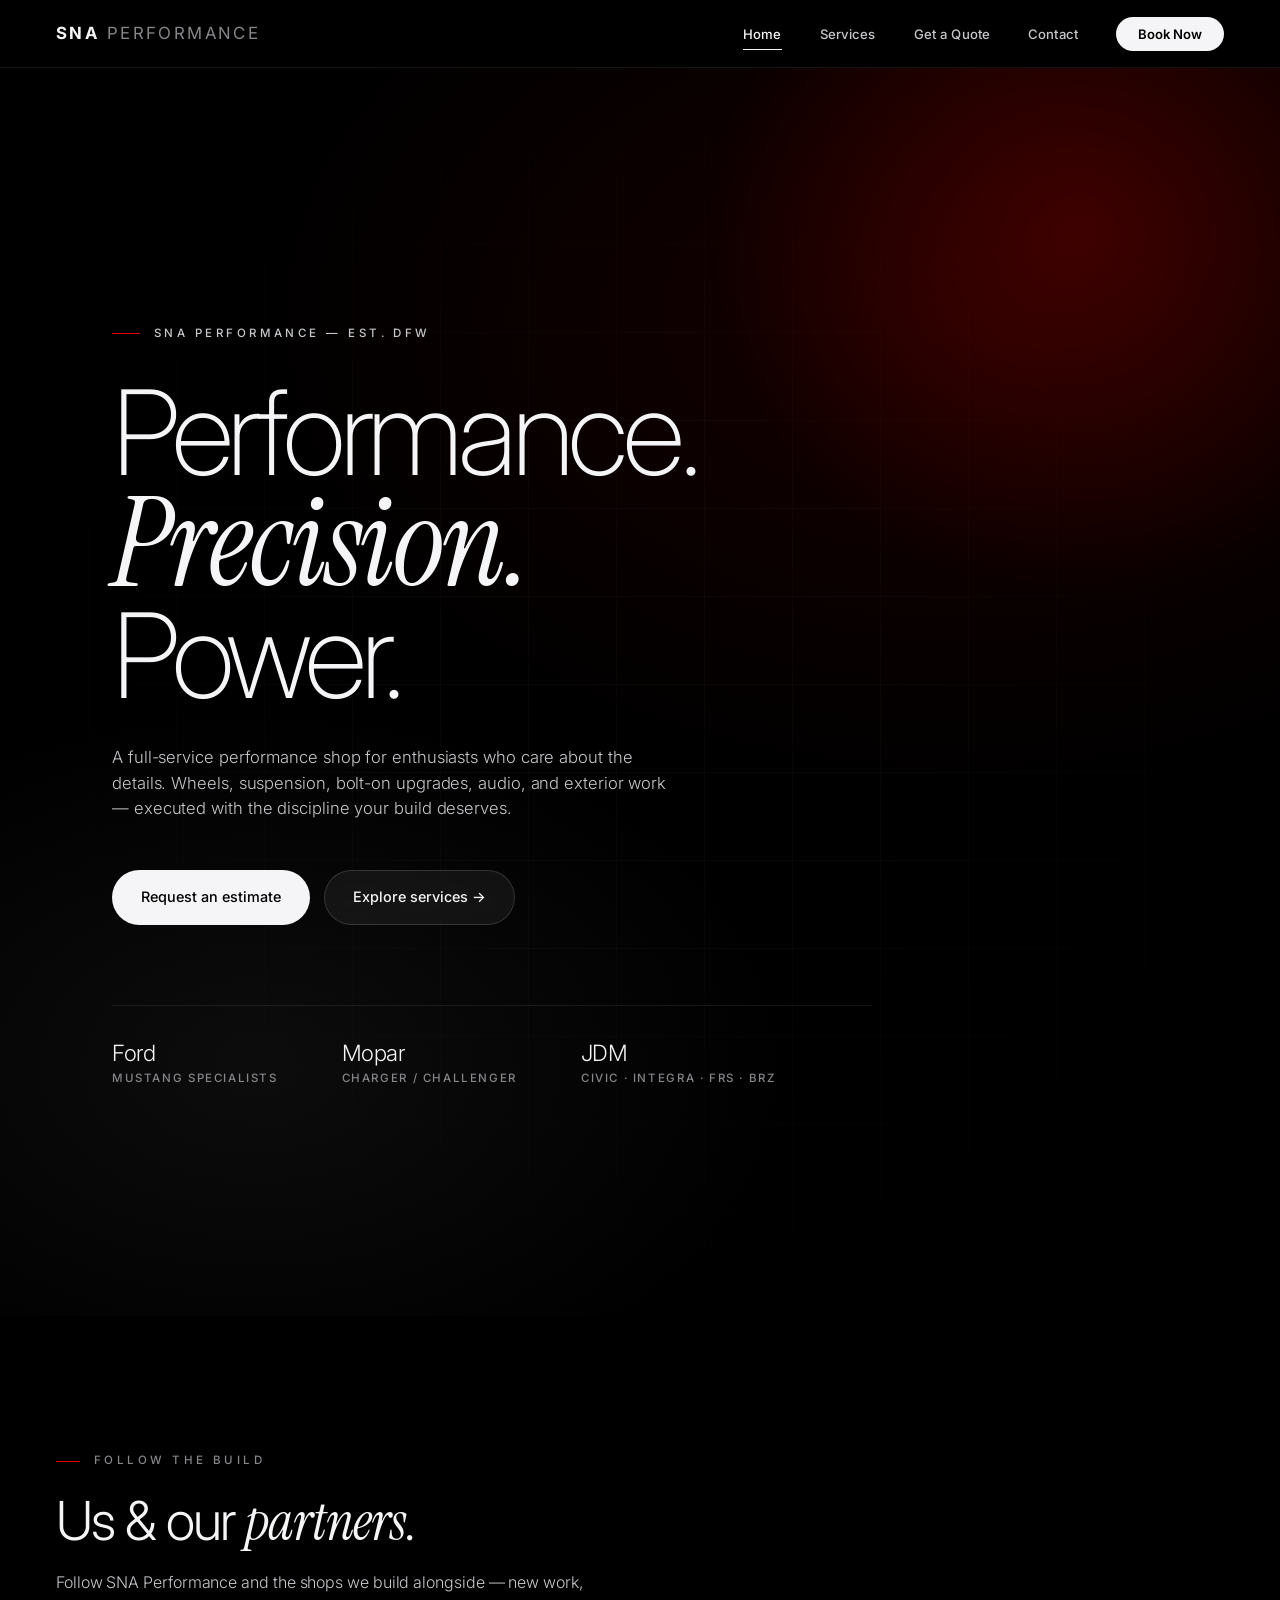
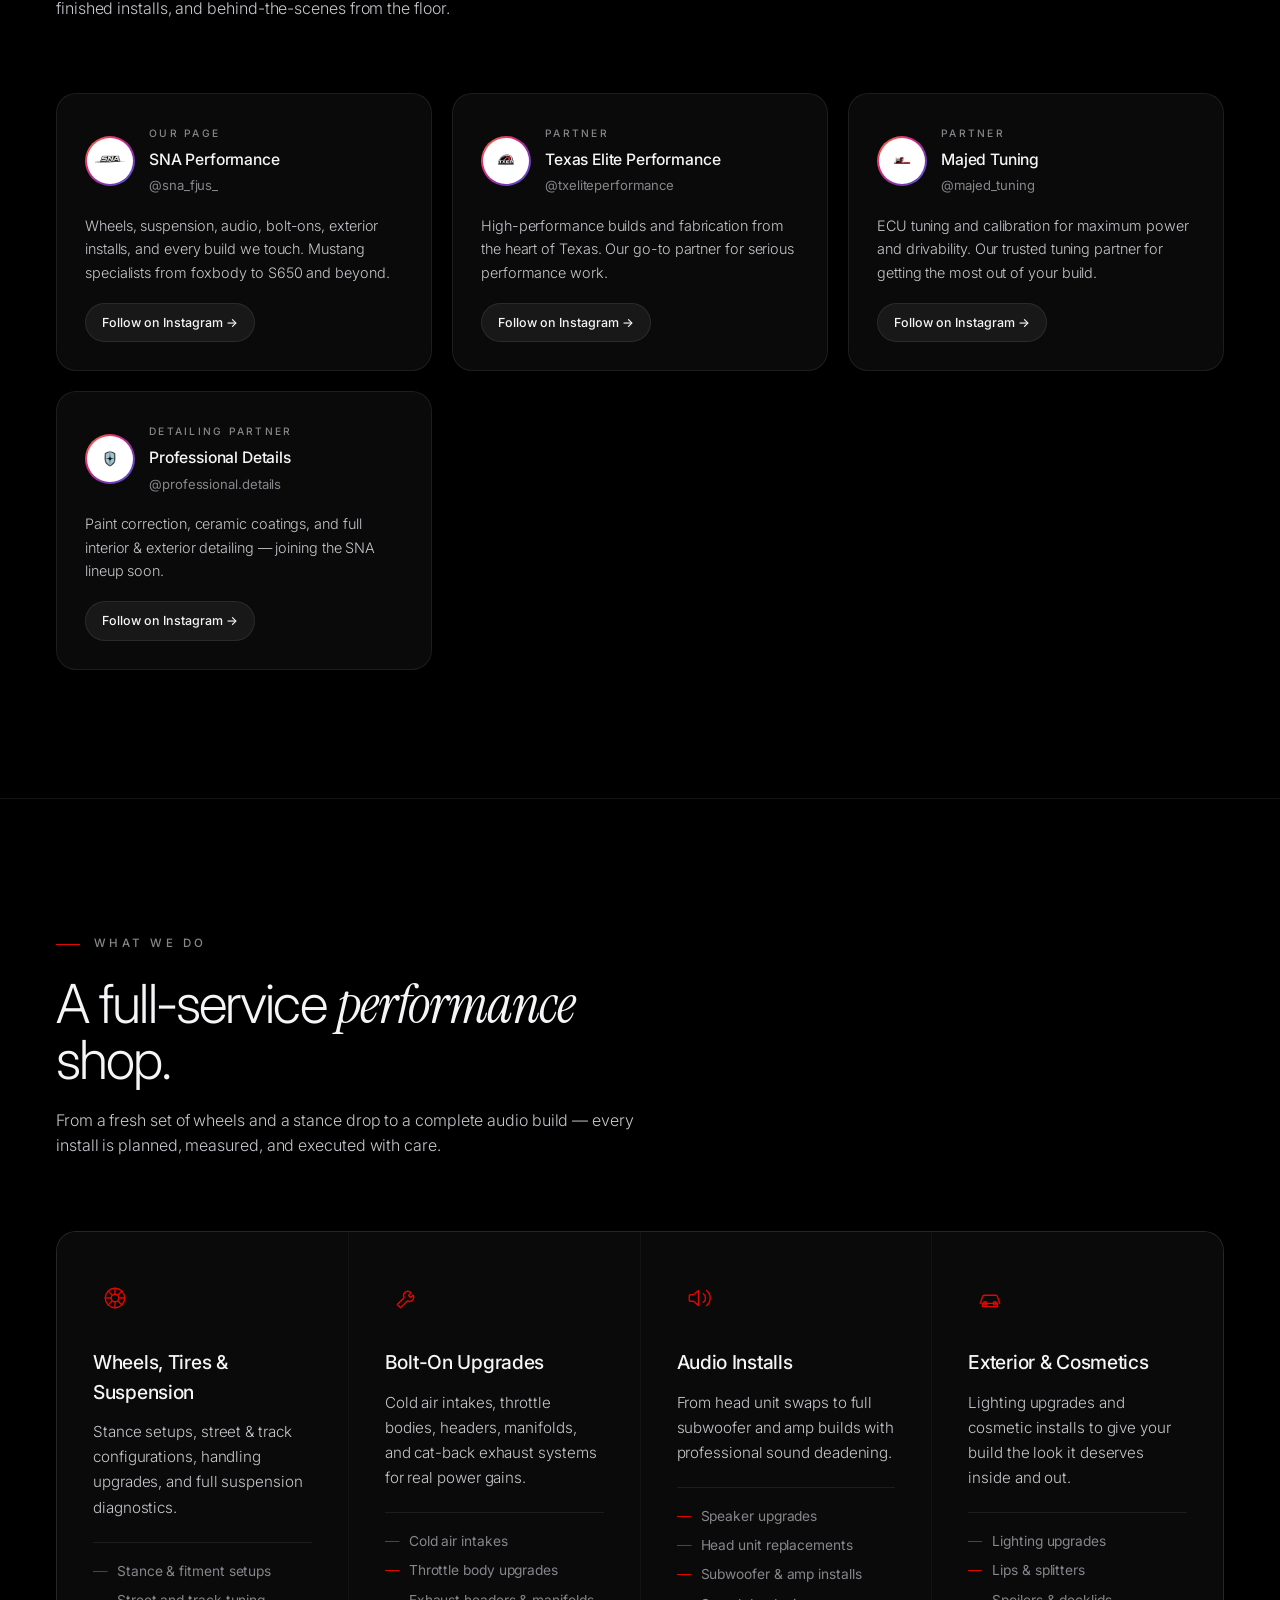
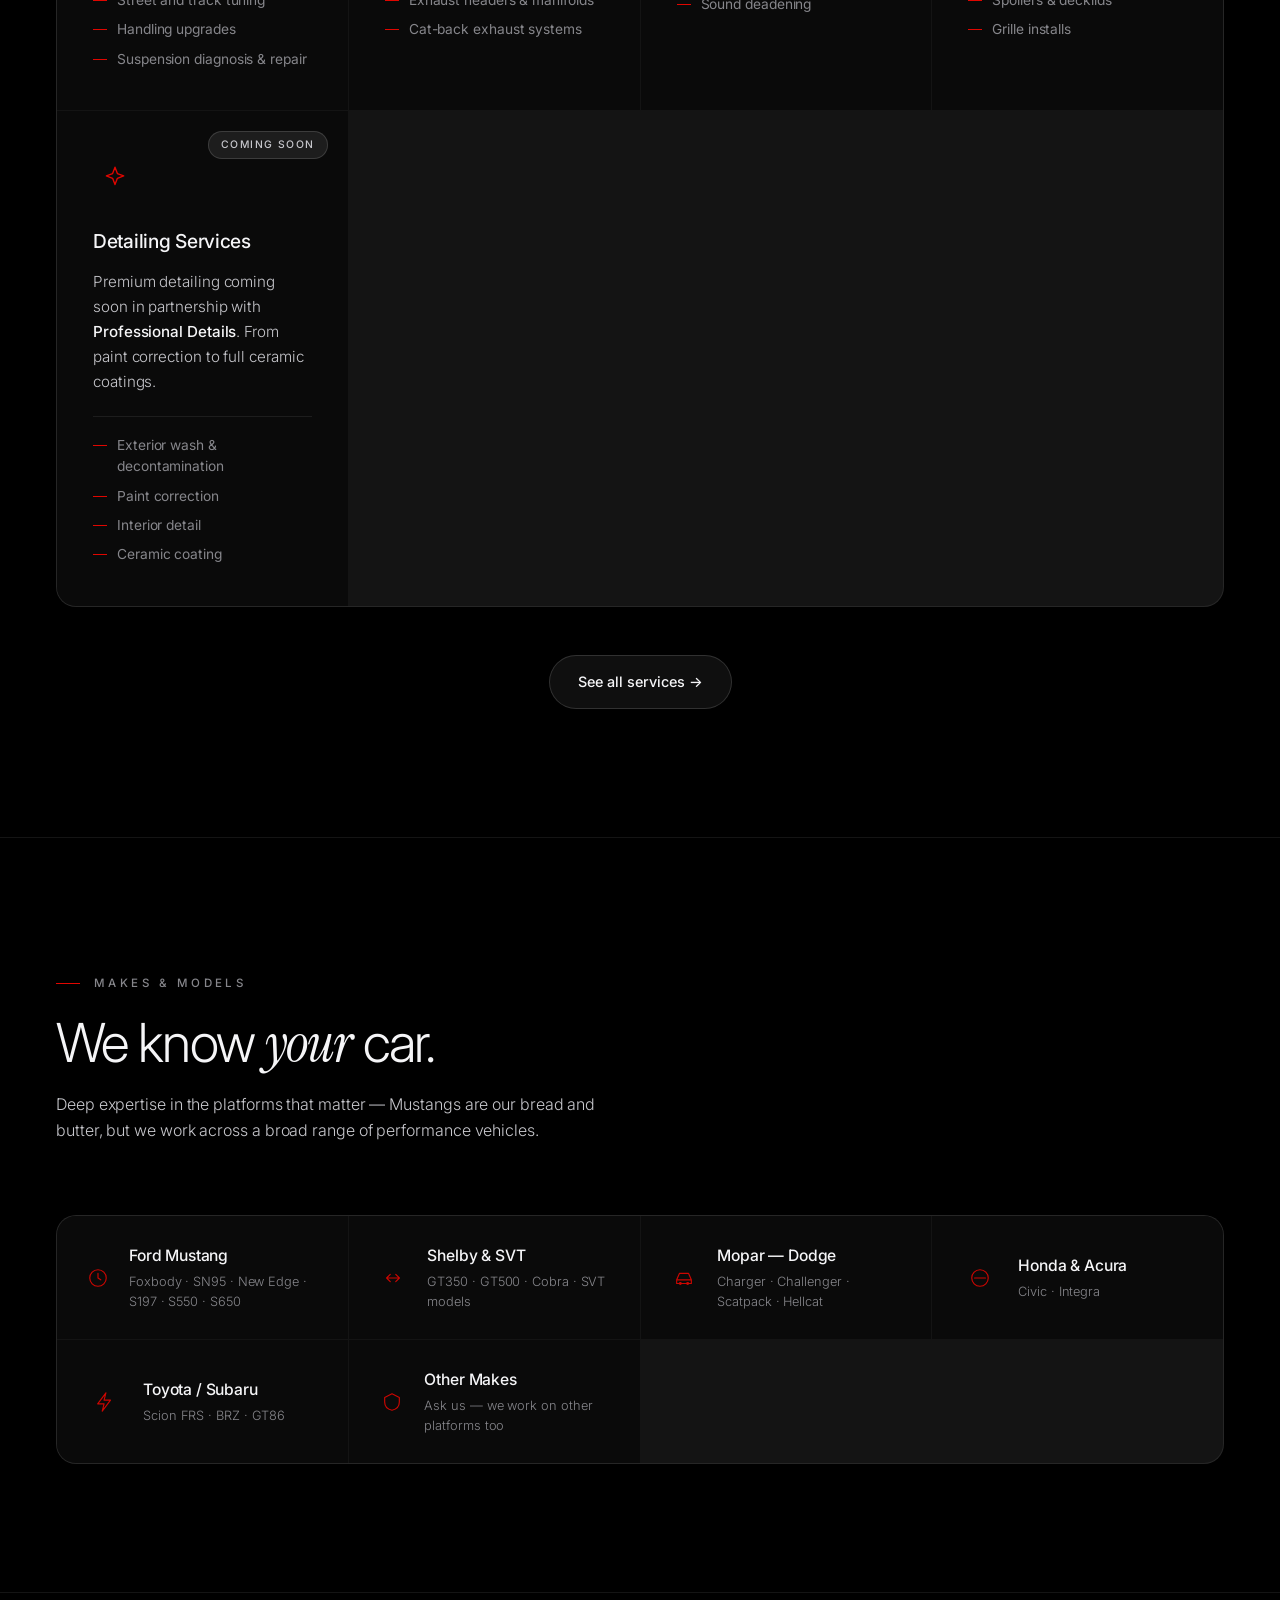
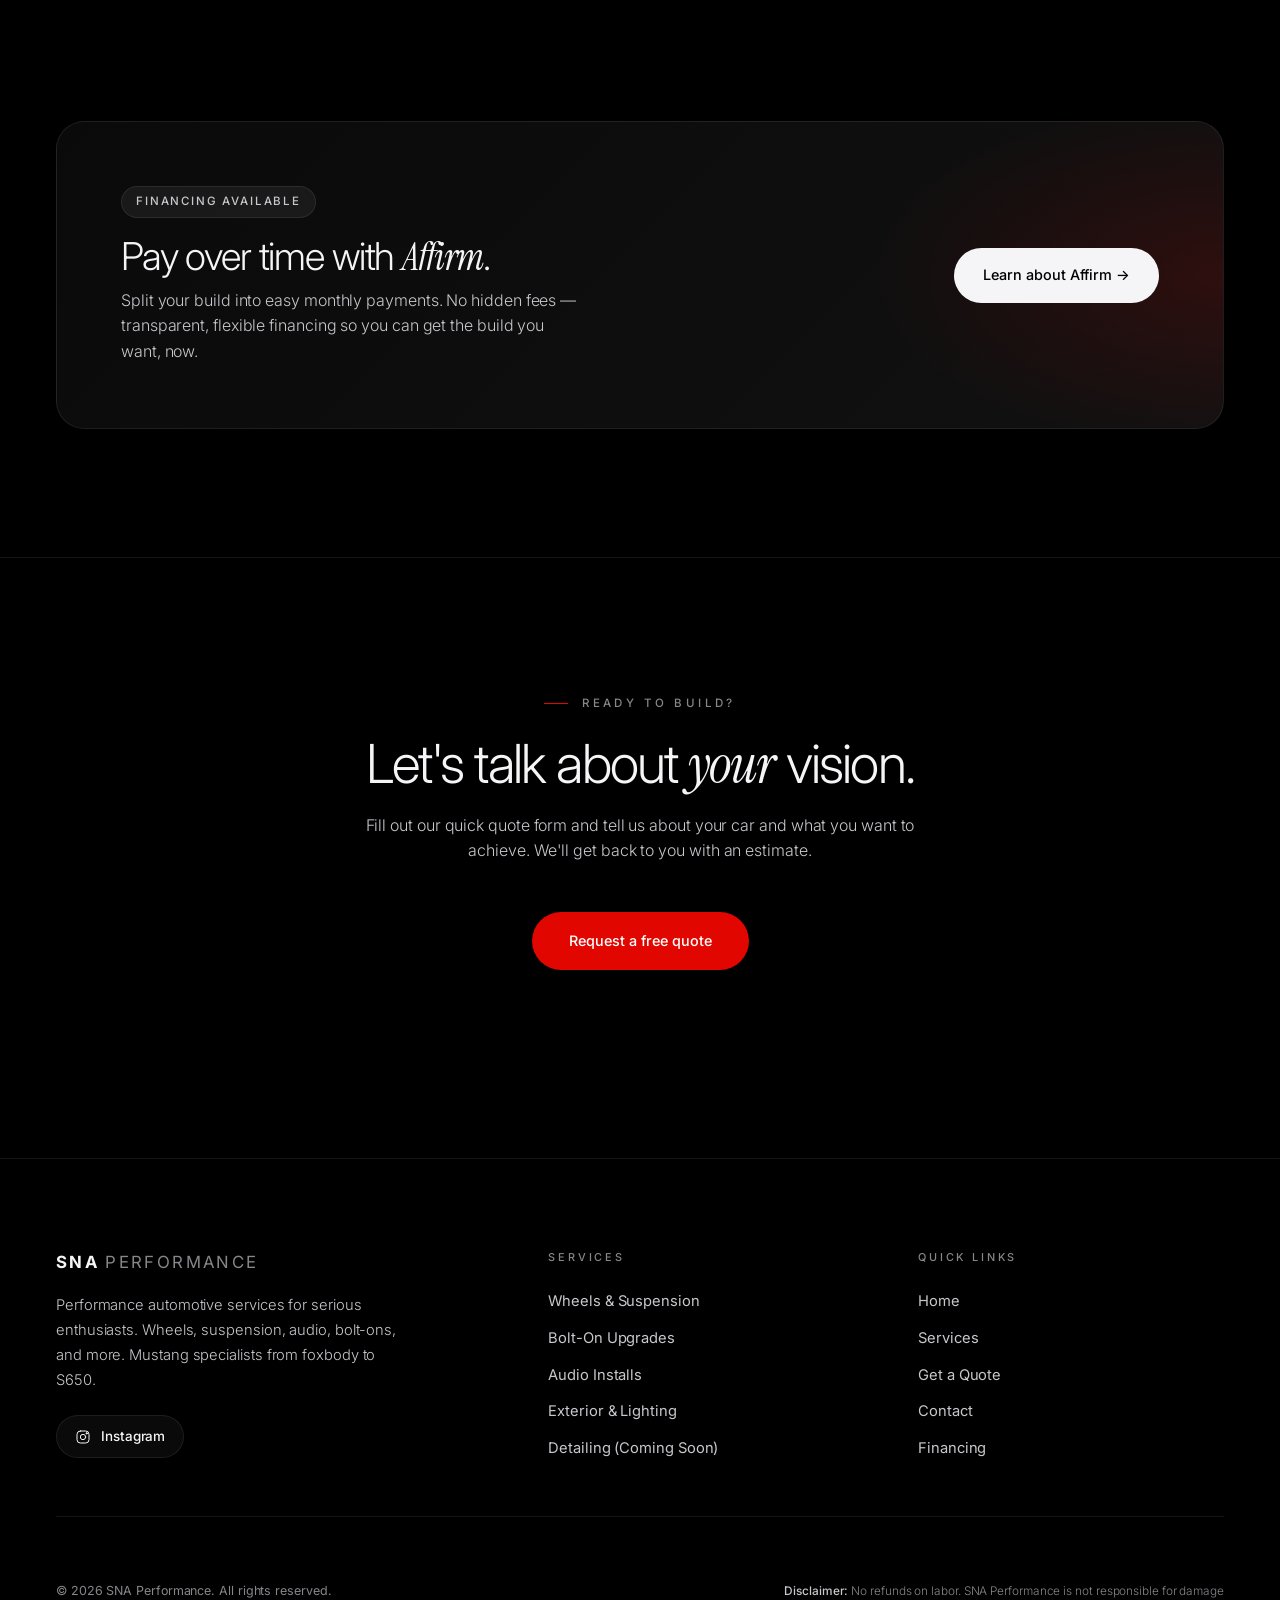
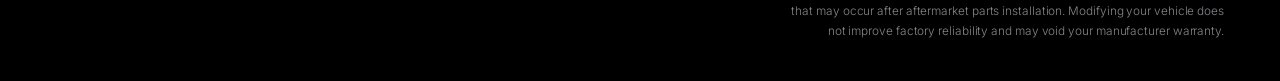
<file: SNA/index.html>
<!DOCTYPE html>
<html lang="en">
<head>
  <meta charset="UTF-8" />
  <meta name="viewport" content="width=device-width, initial-scale=1.0"/>
  <title>SNA Performance — Performance. Precision. Power.</title>
  <meta name="description" content="SNA Performance specializes in wheels, tires, suspension, bolt-on upgrades, audio, and exterior installs. Mustang experts from foxbody to S650. Serving the DFW area."/>
  <link rel="icon" type="image/png" href="images/logo/logo.PNG"/>
  <link rel="apple-touch-icon" href="images/logo/logo.PNG"/>
  <link rel="stylesheet" href="style.css"/>
</head>
<body>

<!-- ===== NAV ===== -->
<nav class="nav">
  <a href="index.html" class="nav-logo">SNA <span>Performance</span></a>
  <ul class="nav-links">
    <li><a href="index.html" class="active">Home</a></li>
    <li><a href="services.html">Services</a></li>
    <li><a href="quote.html">Get a Quote</a></li>
    <li><a href="contact.html">Contact</a></li>
    <li><a href="quote.html" class="nav-cta">Book Now</a></li>
  </ul>
  <div class="nav-toggle" onclick="toggleMenu(this)">
    <span></span><span></span><span></span>
  </div>
</nav>

<!-- Mobile menu overlay -->
<div id="mobile-menu" style="display:none;position:fixed;top:68px;left:0;right:0;background:rgba(0,0,0,0.96);backdrop-filter:blur(18px);z-index:999;padding:32px 24px;border-bottom:1px solid rgba(255,255,255,0.08);">
  <ul style="display:flex;flex-direction:column;gap:22px;">
    <li><a href="index.html" style="color:#fff;font-size:1.05rem;font-weight:500;">Home</a></li>
    <li><a href="services.html" style="color:#c7c7cc;font-size:1.05rem;font-weight:500;">Services</a></li>
    <li><a href="quote.html" style="color:#c7c7cc;font-size:1.05rem;font-weight:500;">Get a Quote</a></li>
    <li><a href="contact.html" style="color:#c7c7cc;font-size:1.05rem;font-weight:500;">Contact</a></li>
    <li><a href="quote.html" class="btn btn-primary" style="justify-content:center;">Book Now</a></li>
  </ul>
</div>

<div class="page">

  <!-- ===== HERO ===== -->
  <section class="hero">
    <div class="hero-bg-grid"></div>
    <div class="hero-glow"></div>
    <div class="hero-content">
      <p class="hero-eyebrow">SNA Performance — Est. DFW</p>
      <h1>Performance.<br/><em>Precision.</em><br/>Power.</h1>
      <p class="hero-sub">
        A full-service performance shop for enthusiasts who care about the details.
        Wheels, suspension, bolt-on upgrades, audio, and exterior work — executed with the discipline your build deserves.
      </p>
      <div class="hero-actions">
        <a href="quote.html" class="btn btn-primary">Request an estimate</a>
        <a href="services.html" class="btn btn-secondary">Explore services →</a>
      </div>
      <div class="hero-badges">
        <div class="hero-badge">
          <span class="hero-badge-num">Ford</span>
          <span class="hero-badge-label">Mustang Specialists</span>
        </div>
        <div class="hero-badge">
          <span class="hero-badge-num">Mopar</span>
          <span class="hero-badge-label">Charger / Challenger</span>
        </div>
        <div class="hero-badge">
          <span class="hero-badge-num">JDM</span>
          <span class="hero-badge-label">Civic · Integra · FRS · BRZ</span>
        </div>
      </div>
    </div>
  </section>

  <!-- ===== PARTNERS / IG ===== -->
  <section>
    <div class="container">
      <p class="section-label">Follow the Build</p>
      <h2 class="section-title">Us &amp; our <em>partners</em>.</h2>
      <p class="section-sub">Follow SNA Performance and the shops we build alongside — new work, finished installs, and behind-the-scenes from the floor.</p>

      <div class="ig-cards-grid">

        <a href="https://www.instagram.com/sna_fjus_" target="_blank" rel="noopener" class="ig-card">
          <div class="ig-card-header">
            <div class="ig-avatar"><div class="ig-avatar-inner"><img src="images/logo/logo.PNG" alt="SNA Performance"/></div></div>
            <div>
              <span class="ig-card-tag">Our Page</span>
              <div class="ig-card-name">SNA Performance</div>
              <div class="ig-card-handle">@sna_fjus_</div>
            </div>
          </div>
          <p class="ig-card-desc">Wheels, suspension, audio, bolt-ons, exterior installs, and every build we touch. Mustang specialists from foxbody to S650 and beyond.</p>
          <span class="ig-card-badge">Follow on Instagram →</span>
        </a>

        <a href="https://www.instagram.com/txeliteperformance" target="_blank" rel="noopener" class="ig-card">
          <div class="ig-card-header">
            <div class="ig-avatar"><div class="ig-avatar-inner"><img src="images/partners/texas-elite-performance.png" alt="Texas Elite Performance"/></div></div>
            <div>
              <span class="ig-card-tag">Partner</span>
              <div class="ig-card-name">Texas Elite Performance</div>
              <div class="ig-card-handle">@txeliteperformance</div>
            </div>
          </div>
          <p class="ig-card-desc">High-performance builds and fabrication from the heart of Texas. Our go-to partner for serious performance work.</p>
          <span class="ig-card-badge">Follow on Instagram →</span>
        </a>

        <a href="https://www.instagram.com/majed_tuning" target="_blank" rel="noopener" class="ig-card">
          <div class="ig-card-header">
            <div class="ig-avatar"><div class="ig-avatar-inner"><img src="images/partners/majed-tuning.png" alt="Majed Tuning"/></div></div>
            <div>
              <span class="ig-card-tag">Partner</span>
              <div class="ig-card-name">Majed Tuning</div>
              <div class="ig-card-handle">@majed_tuning</div>
            </div>
          </div>
          <p class="ig-card-desc">ECU tuning and calibration for maximum power and drivability. Our trusted tuning partner for getting the most out of your build.</p>
          <span class="ig-card-badge">Follow on Instagram →</span>
        </a>

        <a href="https://www.instagram.com/professional.details" target="_blank" rel="noopener" class="ig-card">
          <div class="ig-card-header">
            <div class="ig-avatar"><div class="ig-avatar-inner"><img src="images/partners/professional-details.PNG" alt="Professional Details"/></div></div>
            <div>
              <span class="ig-card-tag">Detailing Partner</span>
              <div class="ig-card-name">Professional Details</div>
              <div class="ig-card-handle">@professional.details</div>
            </div>
          </div>
          <p class="ig-card-desc">Paint correction, ceramic coatings, and full interior &amp; exterior detailing — joining the SNA lineup soon.</p>
          <span class="ig-card-badge">Follow on Instagram →</span>
        </a>

      </div>
    </div>
  </section>

  <div class="divider"></div>

  <!-- ===== WHAT WE DO ===== -->
  <section>
    <div class="container">
      <p class="section-label">What We Do</p>
      <h2 class="section-title">A full-service <em>performance</em> shop.</h2>
      <p class="section-sub">
        From a fresh set of wheels and a stance drop to a complete audio build — every install is planned, measured, and executed with care.
      </p>

      <div class="cards-grid">

        <div class="card">
          <div class="card-icon">
            <!-- Wheel / suspension -->
            <svg viewBox="0 0 24 24" fill="none" stroke="currentColor" stroke-linecap="round" stroke-linejoin="round"><circle cx="12" cy="12" r="9"/><circle cx="12" cy="12" r="3.5"/><path d="M12 3v5M12 16v5M3 12h5M16 12h5M5.6 5.6l3.5 3.5M14.9 14.9l3.5 3.5M18.4 5.6l-3.5 3.5M9.1 14.9l-3.5 3.5"/></svg>
          </div>
          <h3 class="card-title">Wheels, Tires &amp; Suspension</h3>
          <p class="card-text">Stance setups, street &amp; track configurations, handling upgrades, and full suspension diagnostics.</p>
          <ul class="card-list">
            <li>Stance &amp; fitment setups</li>
            <li>Street and track tuning</li>
            <li>Handling upgrades</li>
            <li>Suspension diagnosis &amp; repair</li>
          </ul>
        </div>

        <div class="card">
          <div class="card-icon">
            <!-- Bolt-on -->
            <svg viewBox="0 0 24 24" fill="none" stroke="currentColor" stroke-linecap="round" stroke-linejoin="round"><path d="M14.7 6.3a4 4 0 0 0-5.4 5.4L3 18l3 3 6.3-6.3a4 4 0 0 0 5.4-5.4l-2.3 2.3-2-2 2.3-2.3z"/></svg>
          </div>
          <h3 class="card-title">Bolt-On Upgrades</h3>
          <p class="card-text">Cold air intakes, throttle bodies, headers, manifolds, and cat-back exhaust systems for real power gains.</p>
          <ul class="card-list">
            <li>Cold air intakes</li>
            <li>Throttle body upgrades</li>
            <li>Exhaust headers &amp; manifolds</li>
            <li>Cat-back exhaust systems</li>
          </ul>
        </div>

        <div class="card">
          <div class="card-icon">
            <!-- Audio -->
            <svg viewBox="0 0 24 24" fill="none" stroke="currentColor" stroke-linecap="round" stroke-linejoin="round"><path d="M3 10v4a1 1 0 0 0 1 1h3l4.5 4V5L7 9H4a1 1 0 0 0-1 1z"/><path d="M16 8a5 5 0 0 1 0 8M19 5a9 9 0 0 1 0 14"/></svg>
          </div>
          <h3 class="card-title">Audio Installs</h3>
          <p class="card-text">From head unit swaps to full subwoofer and amp builds with professional sound deadening.</p>
          <ul class="card-list">
            <li>Speaker upgrades</li>
            <li>Head unit replacements</li>
            <li>Subwoofer &amp; amp installs</li>
            <li>Sound deadening</li>
          </ul>
        </div>

        <div class="card">
          <div class="card-icon">
            <!-- Exterior -->
            <svg viewBox="0 0 24 24" fill="none" stroke="currentColor" stroke-linecap="round" stroke-linejoin="round"><path d="M3 17l2-6a2 2 0 0 1 2-1.5h10A2 2 0 0 1 19 11l2 6"/><path d="M5 17h14v3H5z"/><circle cx="7.5" cy="17" r="1.5"/><circle cx="16.5" cy="17" r="1.5"/></svg>
          </div>
          <h3 class="card-title">Exterior &amp; Cosmetics</h3>
          <p class="card-text">Lighting upgrades and cosmetic installs to give your build the look it deserves inside and out.</p>
          <ul class="card-list">
            <li>Lighting upgrades</li>
            <li>Lips &amp; splitters</li>
            <li>Spoilers &amp; decklids</li>
            <li>Grille installs</li>
          </ul>
        </div>

        <div class="card" style="position:relative;">
          <span class="card-soon">Coming Soon</span>
          <div class="card-icon">
            <!-- Detailing / sparkle -->
            <svg viewBox="0 0 24 24" fill="none" stroke="currentColor" stroke-linecap="round" stroke-linejoin="round"><path d="M12 3l2.2 5.8L20 11l-5.8 2.2L12 19l-2.2-5.8L4 11l5.8-2.2z"/></svg>
          </div>
          <h3 class="card-title">Detailing Services</h3>
          <p class="card-text">Premium detailing coming soon in partnership with <strong style="color:var(--text);font-weight:500;">Professional Details</strong>. From paint correction to full ceramic coatings.</p>
          <ul class="card-list">
            <li>Exterior wash &amp; decontamination</li>
            <li>Paint correction</li>
            <li>Interior detail</li>
            <li>Ceramic coating</li>
          </ul>
        </div>

      </div>

      <div style="text-align:center;margin-top:48px;">
        <a href="services.html" class="btn btn-secondary">See all services →</a>
      </div>
    </div>
  </section>

  <div class="divider"></div>

  <!-- ===== MAKES ===== -->
  <section>
    <div class="container">
      <p class="section-label">Makes &amp; Models</p>
      <h2 class="section-title">We know <em>your</em> car.</h2>
      <p class="section-sub">
        Deep expertise in the platforms that matter — Mustangs are our bread and butter, but we work across a broad range of performance vehicles.
      </p>

      <div class="makes-grid">
        <div class="make-card">
          <span class="make-icon">
            <svg viewBox="0 0 24 24" width="22" height="22" fill="none" stroke="currentColor" stroke-width="1.25" stroke-linecap="round" stroke-linejoin="round"><circle cx="12" cy="12" r="9"/><path d="M12 7v5l3 2"/></svg>
          </span>
          <div class="make-info">
            <div class="make-brand">Ford Mustang</div>
            <div class="make-models">Foxbody · SN95 · New Edge · S197 · S550 · S650</div>
          </div>
        </div>
        <div class="make-card">
          <span class="make-icon">
            <svg viewBox="0 0 24 24" width="22" height="22" fill="none" stroke="currentColor" stroke-width="1.25" stroke-linecap="round" stroke-linejoin="round"><path d="M5 12h14M5 12l4-4M5 12l4 4M19 12l-4-4M19 12l-4 4"/></svg>
          </span>
          <div class="make-info">
            <div class="make-brand">Shelby &amp; SVT</div>
            <div class="make-models">GT350 · GT500 · Cobra · SVT models</div>
          </div>
        </div>
        <div class="make-card">
          <span class="make-icon">
            <svg viewBox="0 0 24 24" width="22" height="22" fill="none" stroke="currentColor" stroke-width="1.25" stroke-linecap="round" stroke-linejoin="round"><path d="M4 14l3-7h10l3 7M4 14v4h16v-4M4 14h16"/><circle cx="8" cy="18" r="1"/><circle cx="16" cy="18" r="1"/></svg>
          </span>
          <div class="make-info">
            <div class="make-brand">Mopar — Dodge</div>
            <div class="make-models">Charger · Challenger · Scatpack · Hellcat</div>
          </div>
        </div>
        <div class="make-card">
          <span class="make-icon">
            <svg viewBox="0 0 24 24" width="22" height="22" fill="none" stroke="currentColor" stroke-width="1.25" stroke-linecap="round" stroke-linejoin="round"><circle cx="12" cy="12" r="9"/><path d="M6 12h12"/></svg>
          </span>
          <div class="make-info">
            <div class="make-brand">Honda &amp; Acura</div>
            <div class="make-models">Civic · Integra</div>
          </div>
        </div>
        <div class="make-card">
          <span class="make-icon">
            <svg viewBox="0 0 24 24" width="22" height="22" fill="none" stroke="currentColor" stroke-width="1.25" stroke-linecap="round" stroke-linejoin="round"><path d="M13 2L4 14h7l-2 8 9-12h-7z"/></svg>
          </span>
          <div class="make-info">
            <div class="make-brand">Toyota / Subaru</div>
            <div class="make-models">Scion FRS · BRZ · GT86</div>
          </div>
        </div>
        <div class="make-card">
          <span class="make-icon">
            <svg viewBox="0 0 24 24" width="22" height="22" fill="none" stroke="currentColor" stroke-width="1.25" stroke-linecap="round" stroke-linejoin="round"><path d="M12 3l8 4v5c0 5-3.5 8-8 9-4.5-1-8-4-8-9V7z"/></svg>
          </span>
          <div class="make-info">
            <div class="make-brand">Other Makes</div>
            <div class="make-models">Ask us — we work on other platforms too</div>
          </div>
        </div>
      </div>
    </div>
  </section>

  <div class="divider"></div>

  <!-- ===== FINANCING ===== -->
  <section>
    <div class="container">
      <div class="financing-strip">
        <div>
          <span class="tag">Financing Available</span>
          <h3 style="margin-top:18px;">Pay over time with <em>Affirm</em>.</h3>
          <p style="margin-top:10px;">Split your build into easy monthly payments. No hidden fees — transparent, flexible financing so you can get the build you want, now.</p>
        </div>
        <a href="https://www.affirm.com" target="_blank" rel="noopener" class="btn btn-primary">Learn about Affirm →</a>
      </div>
    </div>
  </section>

  <div class="divider"></div>

  <!-- ===== CTA STRIP ===== -->
  <section style="text-align:center;">
    <div class="container">
      <p class="section-label" style="justify-content:center;">Ready to Build?</p>
      <h2 class="section-title" style="margin-left:auto;margin-right:auto;">Let's talk about <em>your</em> vision.</h2>
      <p class="section-sub" style="margin:0 auto 48px;">
        Fill out our quick quote form and tell us about your car and what you want to achieve. We'll get back to you with an estimate.
      </p>
      <a href="quote.html" class="btn btn-accent" style="padding:17px 36px;">Request a free quote</a>
    </div>
  </section>

</div><!-- end .page -->

<!-- ===== FOOTER ===== -->
<footer>
  <div class="footer-grid">
    <div class="footer-brand">
      <div class="footer-logo">SNA <span>Performance</span></div>
      <p class="footer-tagline">Performance automotive services for serious enthusiasts. Wheels, suspension, audio, bolt-ons, and more. Mustang specialists from foxbody to S650.</p>
      <div class="social-links" style="margin-top:22px;">
        <a href="https://www.instagram.com/sna_fjus_" target="_blank" class="social-link">
          <svg width="16" height="16" viewBox="0 0 24 24" fill="none" stroke="currentColor" stroke-width="1.5" stroke-linecap="round" stroke-linejoin="round"><rect x="3" y="3" width="18" height="18" rx="5"/><circle cx="12" cy="12" r="4"/><circle cx="17.5" cy="6.5" r="1" fill="currentColor"/></svg>
          Instagram
        </a>
      </div>
    </div>
    <div class="footer-col">
      <h4>Services</h4>
      <ul>
        <li><a href="services.html#suspension">Wheels &amp; Suspension</a></li>
        <li><a href="services.html#boltons">Bolt-On Upgrades</a></li>
        <li><a href="services.html#audio">Audio Installs</a></li>
        <li><a href="services.html#exterior">Exterior &amp; Lighting</a></li>
        <li><a href="services.html#detailing">Detailing (Coming Soon)</a></li>
      </ul>
    </div>
    <div class="footer-col">
      <h4>Quick Links</h4>
      <ul>
        <li><a href="index.html">Home</a></li>
        <li><a href="services.html">Services</a></li>
        <li><a href="quote.html">Get a Quote</a></li>
        <li><a href="contact.html">Contact</a></li>
        <li><a href="https://www.affirm.com" target="_blank">Financing</a></li>
      </ul>
    </div>
  </div>
  <div class="footer-bottom">
    <p class="footer-copy">© 2026 SNA Performance. All rights reserved.</p>
    <p class="footer-disclaimer">
      <strong>Disclaimer:</strong> No refunds on labor. SNA Performance is not responsible for damage that may occur after aftermarket parts installation. Modifying your vehicle does not improve factory reliability and may void your manufacturer warranty.
    </p>
  </div>
</footer>

<script>
  function toggleMenu(btn) {
    const menu = document.getElementById('mobile-menu');
    const isOpen = menu.style.display === 'block';
    menu.style.display = isOpen ? 'none' : 'block';
    btn.classList.toggle('open', !isOpen);
  }
</script>

</body>
</html>
</file>
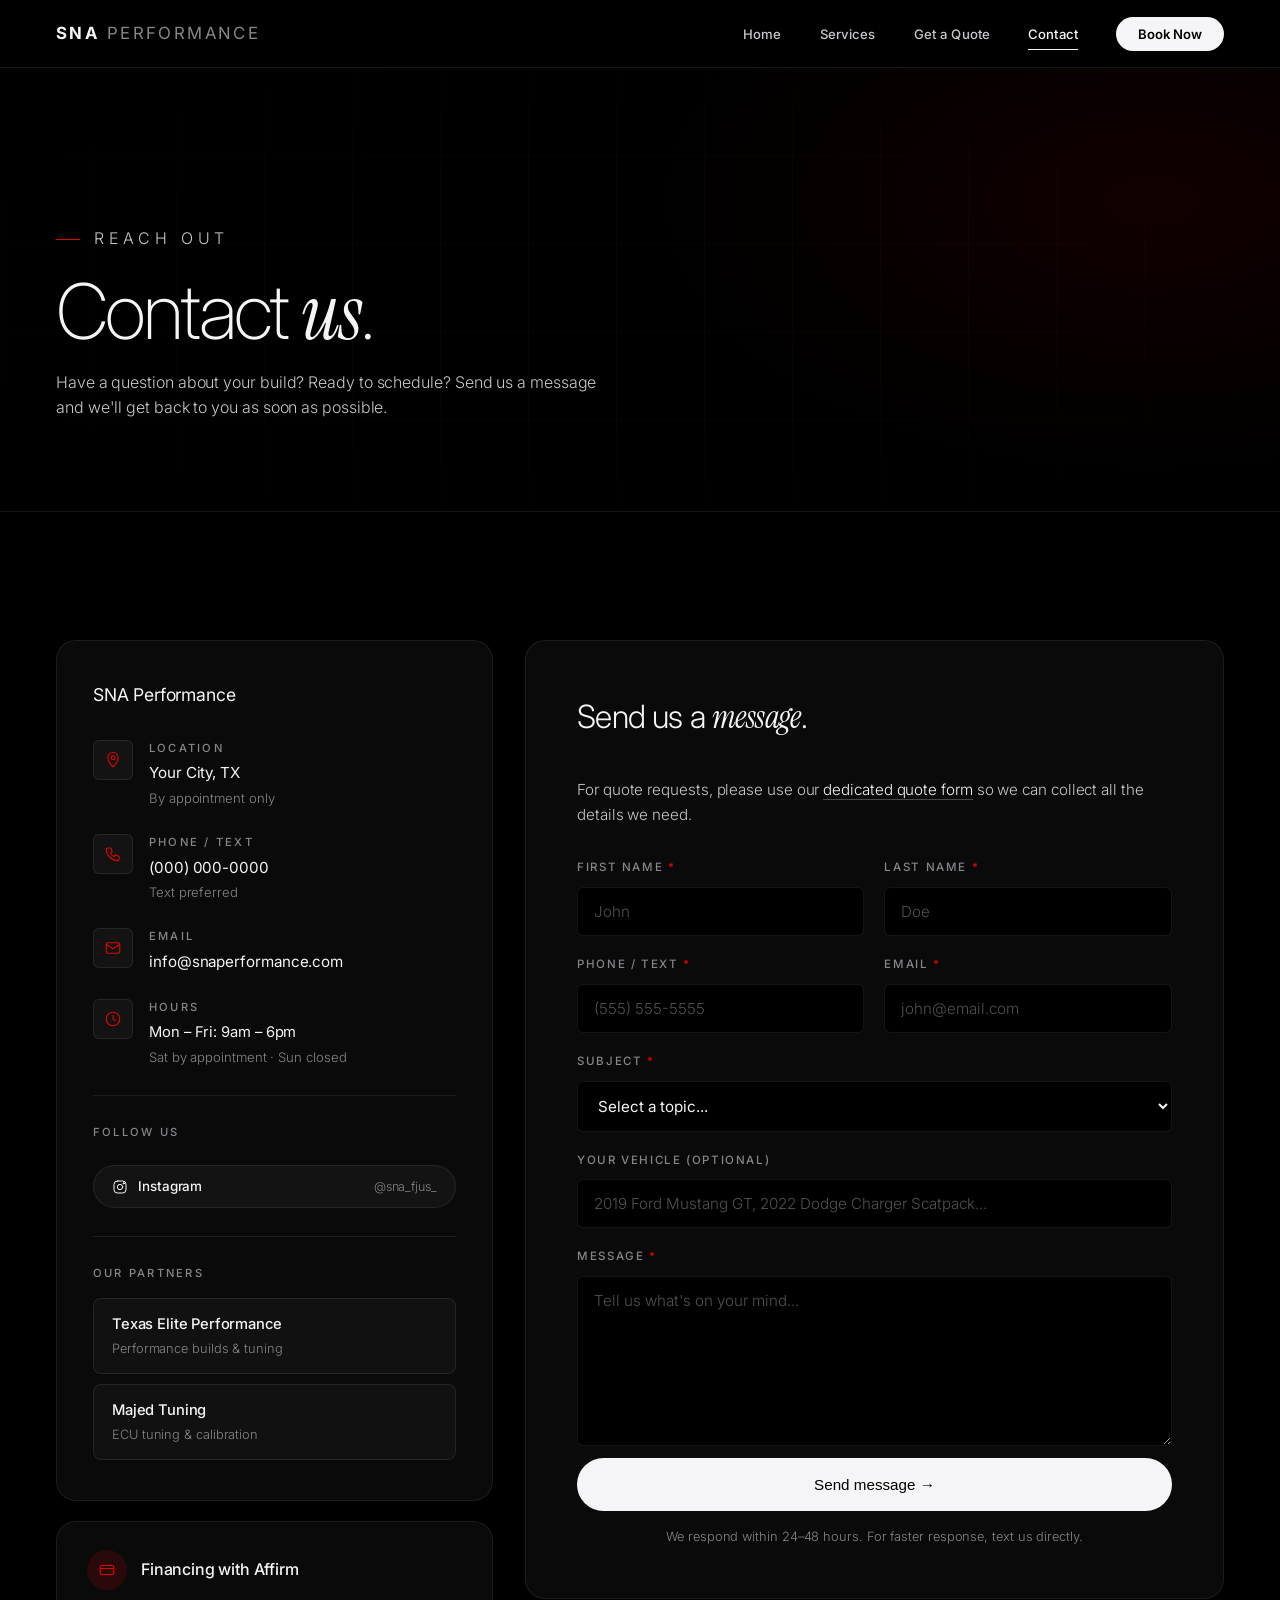
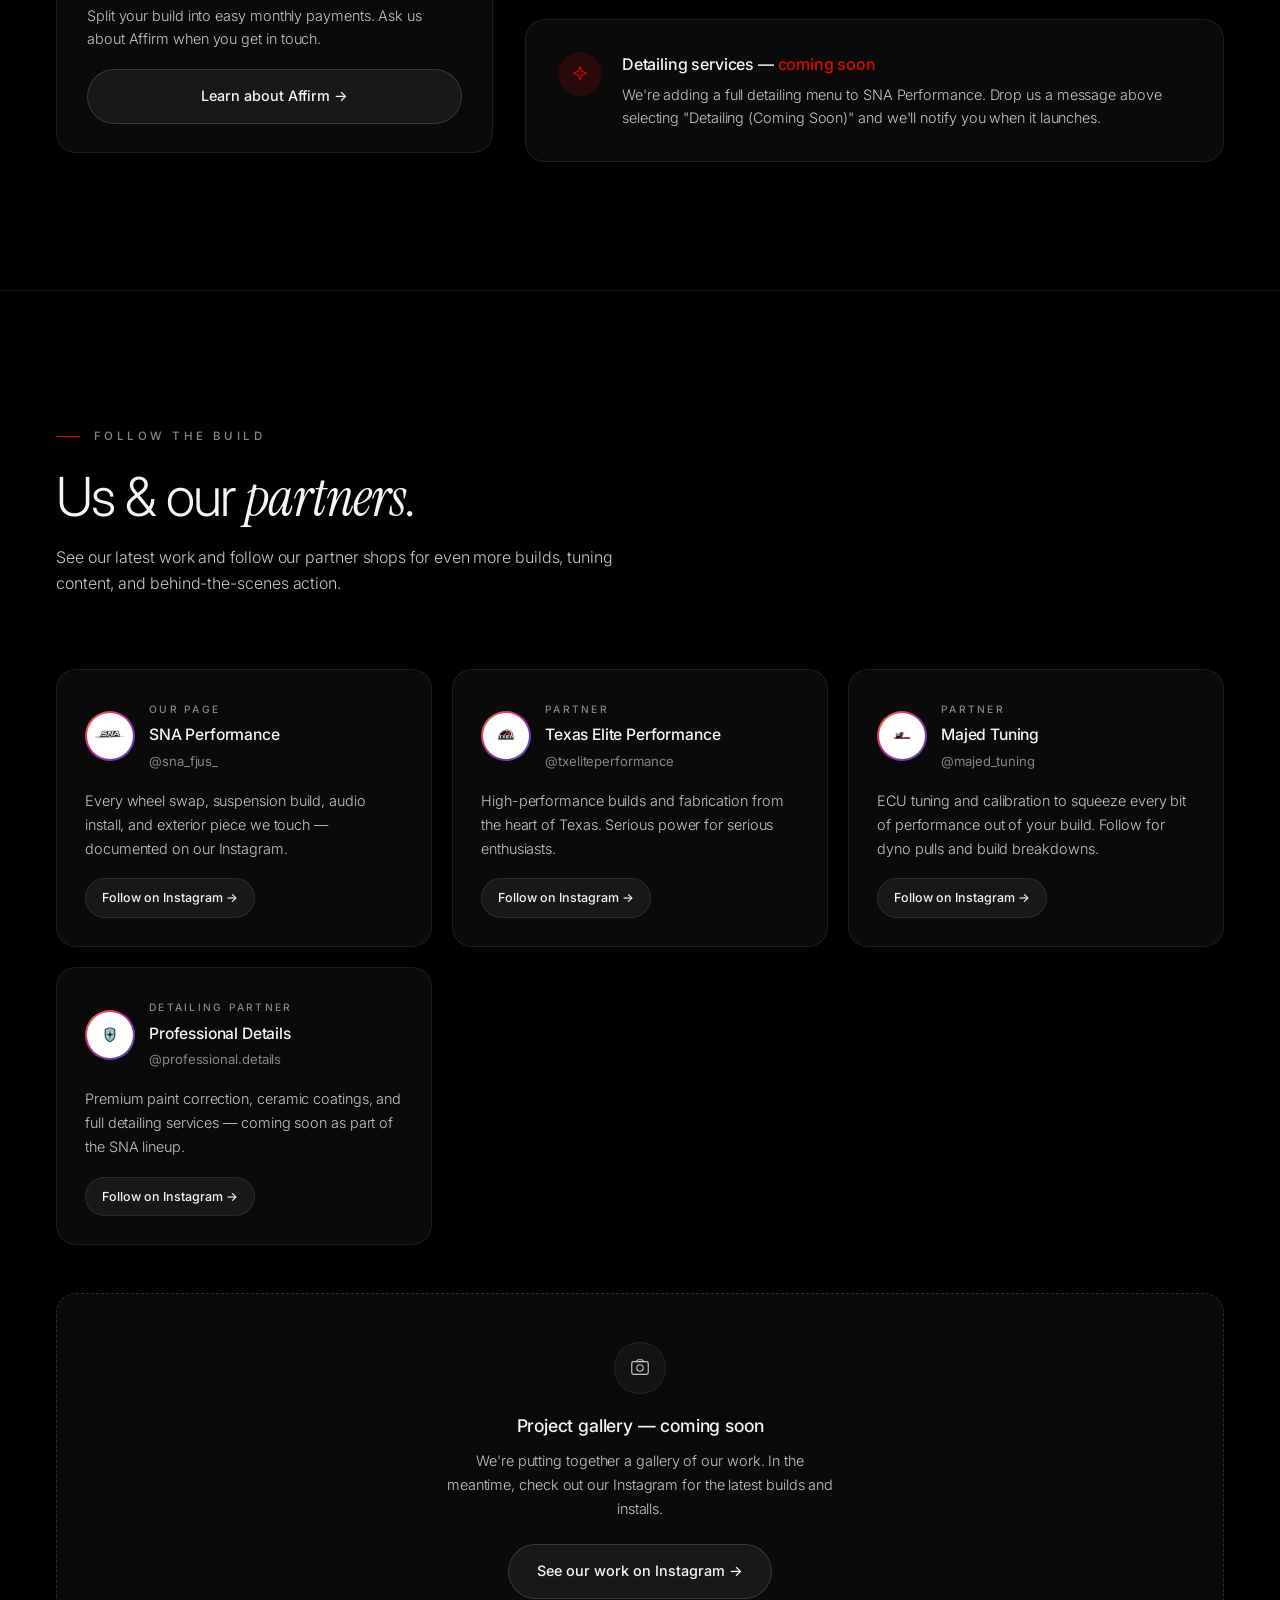
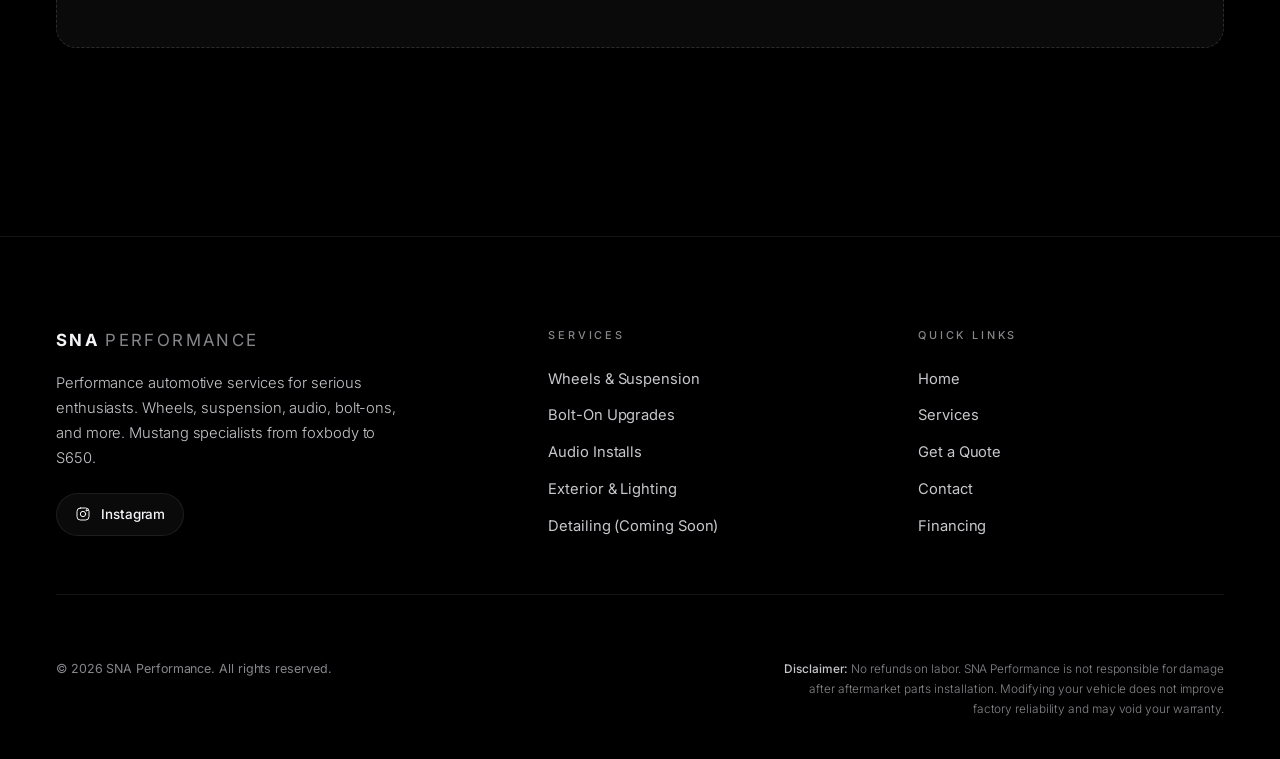
<file: SNA/contact.html>
<!DOCTYPE html>
<html lang="en">
<head>
  <meta charset="UTF-8" />
  <meta name="viewport" content="width=device-width, initial-scale=1.0"/>
  <title>Contact — SNA Performance</title>
  <meta name="description" content="Get in touch with SNA Performance. Reach out about services, scheduling, or general questions about your build."/>
  <link rel="icon" type="image/png" href="images/logo/logo.PNG"/>
  <link rel="apple-touch-icon" href="images/logo/logo.PNG"/>
  <link rel="stylesheet" href="style.css"/>
</head>
<body>

<!-- ===== NAV ===== -->
<nav class="nav">
  <a href="index.html" class="nav-logo">SNA <span>Performance</span></a>
  <ul class="nav-links">
    <li><a href="index.html">Home</a></li>
    <li><a href="services.html">Services</a></li>
    <li><a href="quote.html">Get a Quote</a></li>
    <li><a href="contact.html" class="active">Contact</a></li>
    <li><a href="quote.html" class="nav-cta">Book Now</a></li>
  </ul>
  <div class="nav-toggle" onclick="toggleMenu(this)">
    <span></span><span></span><span></span>
  </div>
</nav>

<div id="mobile-menu" style="display:none;position:fixed;top:68px;left:0;right:0;background:rgba(0,0,0,0.96);backdrop-filter:blur(18px);z-index:999;padding:32px 24px;border-bottom:1px solid rgba(255,255,255,0.08);">
  <ul style="display:flex;flex-direction:column;gap:22px;">
    <li><a href="index.html" style="color:#c7c7cc;font-size:1.05rem;font-weight:500;">Home</a></li>
    <li><a href="services.html" style="color:#c7c7cc;font-size:1.05rem;font-weight:500;">Services</a></li>
    <li><a href="quote.html" style="color:#c7c7cc;font-size:1.05rem;font-weight:500;">Get a Quote</a></li>
    <li><a href="contact.html" style="color:#fff;font-size:1.05rem;font-weight:500;">Contact</a></li>
    <li><a href="quote.html" class="btn btn-primary" style="justify-content:center;">Book Now</a></li>
  </ul>
</div>

<div class="page">

  <!-- ===== PAGE HERO ===== -->
  <div class="page-hero">
    <div class="page-hero-grid"></div>
    <div class="container">
      <p class="section-label">Reach Out</p>
      <h1>Contact <em>us</em>.</h1>
      <p>Have a question about your build? Ready to schedule? Send us a message and we'll get back to you as soon as possible.</p>
    </div>
  </div>

  <!-- ===== CONTACT MAIN ===== -->
  <section>
    <div class="container">
      <div class="contact-grid">

        <!-- LEFT COLUMN: INFO -->
        <div>
          <div class="contact-info-card">
            <h3>SNA Performance</h3>

            <div class="contact-item">
              <div class="contact-item-icon">
                <svg viewBox="0 0 24 24" fill="none" stroke="currentColor" stroke-width="1.5" stroke-linecap="round" stroke-linejoin="round"><path d="M12 21s-7-6.5-7-12a7 7 0 0 1 14 0c0 5.5-7 12-7 12z"/><circle cx="12" cy="9" r="2.5"/></svg>
              </div>
              <div>
                <div class="contact-item-label">Location</div>
                <div class="contact-item-val">Your City, TX</div>
                <div style="color:#86868b;font-size:0.82rem;font-weight:300;margin-top:3px;">By appointment only</div>
              </div>
            </div>

            <div class="contact-item">
              <div class="contact-item-icon">
                <svg viewBox="0 0 24 24" fill="none" stroke="currentColor" stroke-width="1.5" stroke-linecap="round" stroke-linejoin="round"><path d="M5 4h4l2 5-2.5 1.5a11 11 0 0 0 5 5L15 13l5 2v4a2 2 0 0 1-2 2A16 16 0 0 1 3 6a2 2 0 0 1 2-2z"/></svg>
              </div>
              <div>
                <div class="contact-item-label">Phone / Text</div>
                <div class="contact-item-val"><a href="tel:+10000000000" style="color:#f5f5f7;">(000) 000-0000</a></div>
                <div style="color:#86868b;font-size:0.82rem;font-weight:300;margin-top:3px;">Text preferred</div>
              </div>
            </div>

            <div class="contact-item">
              <div class="contact-item-icon">
                <svg viewBox="0 0 24 24" fill="none" stroke="currentColor" stroke-width="1.5" stroke-linecap="round" stroke-linejoin="round"><rect x="3" y="5" width="18" height="14" rx="2"/><path d="M3 7l9 6 9-6"/></svg>
              </div>
              <div>
                <div class="contact-item-label">Email</div>
                <div class="contact-item-val"><a href="mailto:info@snaperformance.com" style="color:#f5f5f7;">info@snaperformance.com</a></div>
              </div>
            </div>

            <div class="contact-item">
              <div class="contact-item-icon">
                <svg viewBox="0 0 24 24" fill="none" stroke="currentColor" stroke-width="1.5" stroke-linecap="round" stroke-linejoin="round"><circle cx="12" cy="12" r="9"/><path d="M12 7v5l3 2"/></svg>
              </div>
              <div>
                <div class="contact-item-label">Hours</div>
                <div class="contact-item-val" style="font-size:0.92rem;">Mon – Fri: 9am – 6pm</div>
                <div style="color:#86868b;font-size:0.82rem;font-weight:300;margin-top:3px;">Sat by appointment · Sun closed</div>
              </div>
            </div>

            <div style="border-top:1px solid rgba(255,255,255,0.08);margin:28px 0;"></div>

            <div>
              <div class="contact-item-label" style="margin-bottom:14px;">Follow Us</div>
              <div class="social-links" style="flex-direction:column;gap:8px;">
                <a href="https://www.instagram.com/sna_fjus_" target="_blank" rel="noopener" class="social-link">
                  <svg width="16" height="16" viewBox="0 0 24 24" fill="none" stroke="currentColor" stroke-width="1.5" stroke-linecap="round" stroke-linejoin="round"><rect x="3" y="3" width="18" height="18" rx="5"/><circle cx="12" cy="12" r="4"/><circle cx="17.5" cy="6.5" r="1" fill="currentColor"/></svg>
                  Instagram <span style="color:#86868b;font-size:0.78rem;font-weight:300;margin-left:auto;">@sna_fjus_</span>
                </a>
              </div>
            </div>

            <div style="border-top:1px solid rgba(255,255,255,0.08);margin:28px 0;"></div>

            <!-- PARTNERS -->
            <div>
              <div class="contact-item-label" style="margin-bottom:16px;">Our Partners</div>
              <div style="display:flex;flex-direction:column;gap:10px;">
                <div style="background:#111;border:1px solid rgba(255,255,255,0.08);border-radius:8px;padding:14px 18px;">
                  <div style="font-weight:500;font-size:0.92rem;letter-spacing:-0.01em;">Texas Elite Performance</div>
                  <div style="color:#86868b;font-size:0.8rem;font-weight:300;margin-top:3px;">Performance builds &amp; tuning</div>
                </div>
                <div style="background:#111;border:1px solid rgba(255,255,255,0.08);border-radius:8px;padding:14px 18px;">
                  <div style="font-weight:500;font-size:0.92rem;letter-spacing:-0.01em;">Majed Tuning</div>
                  <div style="color:#86868b;font-size:0.8rem;font-weight:300;margin-top:3px;">ECU tuning &amp; calibration</div>
                </div>
              </div>
            </div>
          </div>

          <!-- FINANCING CARD -->
          <div style="background:#0a0a0a;border:1px solid rgba(255,255,255,0.08);border-radius:20px;padding:28px 30px;margin-top:20px;">
            <div style="display:flex;align-items:center;gap:14px;margin-bottom:14px;">
              <div style="width:40px;height:40px;border-radius:50%;background:rgba(225,6,0,0.14);display:flex;align-items:center;justify-content:center;color:#e10600;">
                <svg width="18" height="18" viewBox="0 0 24 24" fill="none" stroke="currentColor" stroke-width="1.5" stroke-linecap="round" stroke-linejoin="round"><rect x="3" y="6" width="18" height="12" rx="2"/><path d="M3 10h18"/></svg>
              </div>
              <div style="font-family:var(--font-sans);font-size:1rem;font-weight:500;letter-spacing:-0.01em;">Financing with Affirm</div>
            </div>
            <p style="color:#c7c7cc;font-size:0.9rem;font-weight:300;line-height:1.65;">Split your build into easy monthly payments. Ask us about Affirm when you get in touch.</p>
            <a href="https://www.affirm.com" target="_blank" rel="noopener" class="btn btn-secondary" style="margin-top:18px;width:100%;justify-content:center;">Learn about Affirm →</a>
          </div>
        </div>

        <!-- RIGHT COLUMN: CONTACT FORM -->
        <div>
          <div class="form-section">
            <h2>
              Send us a <em>message</em>.
            </h2>
            <p style="color:#c7c7cc;font-size:0.95rem;font-weight:300;margin-bottom:32px;line-height:1.6;">
              For quote requests, please use our <a href="quote.html" style="color:#f5f5f7;border-bottom:1px solid rgba(255,255,255,0.25);">dedicated quote form</a> so we can collect all the details we need.
            </p>

            <form id="contact-form" action="https://api.web3forms.com/submit" method="POST" onsubmit="return submitContactForm(event)">

              <!-- Web3Forms config -->
              <input type="hidden" name="access_key" value="1611744d-cf18-481e-b6b1-dab8cffd9672"/>
              <input type="hidden" name="from_name" value="SNA Performance Website"/>

              <div class="form-grid">

                <div class="form-group">
                  <label>First Name <span>*</span></label>
                  <input type="text" name="first_name" placeholder="John" required/>
                </div>
                <div class="form-group">
                  <label>Last Name <span>*</span></label>
                  <input type="text" name="last_name" placeholder="Doe" required/>
                </div>
                <div class="form-group">
                  <label>Phone / Text <span>*</span></label>
                  <input type="tel" name="phone" placeholder="(555) 555-5555" required/>
                </div>
                <div class="form-group">
                  <label>Email <span>*</span></label>
                  <input type="email" name="email" placeholder="john@email.com" required/>
                </div>

                <div class="form-group form-full">
                  <label>Subject <span>*</span></label>
                  <select name="subject" required>
                    <option value="" disabled selected>Select a topic...</option>
                    <option>General Question</option>
                    <option>Service Inquiry</option>
                    <option>Quote / Estimate</option>
                    <option>Appointment Scheduling</option>
                    <option>Affirm Financing</option>
                    <option>Parts &amp; Availability</option>
                    <option>Detailing (Coming Soon)</option>
                    <option>Partnership Inquiry</option>
                    <option>Other</option>
                  </select>
                </div>

                <div class="form-group form-full">
                  <label>Your Vehicle (optional)</label>
                  <input type="text" name="vehicle" placeholder="2019 Ford Mustang GT, 2022 Dodge Charger Scatpack..."/>
                </div>

                <div class="form-group form-full">
                  <label>Message <span>*</span></label>
                  <textarea name="message" placeholder="Tell us what's on your mind..." style="min-height:170px;" required></textarea>
                </div>

                <!-- Honeypot spam protection (Web3Forms) -->
                <input type="checkbox" name="botcheck" style="display:none;" tabindex="-1" autocomplete="off"/>

              </div>

              <!-- SUCCESS / ERROR MESSAGES -->
              <div id="contact-success" style="display:none;background:#0a0a0a;border:1px solid rgba(225,6,0,0.4);border-radius:14px;padding:24px 26px;margin-top:20px;">
                <div style="display:flex;gap:16px;align-items:flex-start;">
                  <div style="width:36px;height:36px;border-radius:50%;background:rgba(225,6,0,0.18);display:flex;align-items:center;justify-content:center;color:#e10600;flex-shrink:0;">
                    <svg width="18" height="18" viewBox="0 0 24 24" fill="none" stroke="currentColor" stroke-width="2" stroke-linecap="round" stroke-linejoin="round"><path d="M5 12l5 5L20 7"/></svg>
                  </div>
                  <div>
                    <div style="font-weight:500;font-size:1rem;letter-spacing:-0.01em;">Message sent.</div>
                    <div style="color:#c7c7cc;font-size:0.9rem;font-weight:300;margin-top:6px;line-height:1.6;">
                      Thanks for reaching out. We'll get back to you within 24–48 hours.
                    </div>
                  </div>
                </div>
              </div>
              <div id="contact-error" style="display:none;background:#0a0a0a;border:1px solid rgba(225,6,0,0.4);border-radius:14px;padding:20px 22px;margin-top:20px;color:#f5f5f7;font-size:0.92rem;">
                Something went wrong. Please try again, or text us directly.
              </div>

              <button type="submit" id="contact-submit-btn" class="btn btn-primary" style="width:100%;justify-content:center;padding:17px;font-size:0.95rem;margin-top:12px;">
                Send message →
              </button>

              <p style="text-align:center;color:#86868b;font-size:0.8rem;font-weight:300;margin-top:16px;">
                We respond within 24–48 hours. For faster response, text us directly.
              </p>
            </form>
          </div>

          <!-- DETAILING NOTIFY -->
          <div style="background:#0a0a0a;border:1px solid rgba(255,255,255,0.08);border-radius:20px;padding:32px;margin-top:20px;display:flex;gap:20px;align-items:flex-start;">
            <div style="width:44px;height:44px;border-radius:50%;background:rgba(225,6,0,0.14);display:flex;align-items:center;justify-content:center;color:#e10600;flex-shrink:0;">
              <svg width="20" height="20" viewBox="0 0 24 24" fill="none" stroke="currentColor" stroke-width="1.25" stroke-linecap="round" stroke-linejoin="round"><path d="M12 3l2.2 5.8L20 11l-5.8 2.2L12 19l-2.2-5.8L4 11l5.8-2.2z"/></svg>
            </div>
            <div>
              <div style="font-family:var(--font-sans);font-size:1rem;font-weight:500;letter-spacing:-0.01em;margin-bottom:6px;">
                Detailing services — <span style="color:#e10600;">coming soon</span>
              </div>
              <p style="color:#c7c7cc;font-size:0.9rem;font-weight:300;line-height:1.6;">
                We're adding a full detailing menu to SNA Performance. Drop us a message above selecting "Detailing (Coming Soon)" and we'll notify you when it launches.
              </p>
            </div>
          </div>
        </div>

      </div>
    </div>
  </section>

  <div class="divider"></div>

  <!-- ===== INSTAGRAM LINK CARDS ===== -->
  <section>
    <div class="container">
      <p class="section-label">Follow the Build</p>
      <h2 class="section-title">Us &amp; our <em>partners</em>.</h2>
      <p class="section-sub">See our latest work and follow our partner shops for even more builds, tuning content, and behind-the-scenes action.</p>

      <div class="ig-cards-grid">

        <a href="https://www.instagram.com/sna_fjus_" target="_blank" rel="noopener" class="ig-card">
          <div class="ig-card-header">
            <div class="ig-avatar"><div class="ig-avatar-inner"><img src="images/logo/logo.PNG" alt="SNA Performance"/></div></div>
            <div>
              <span class="ig-card-tag">Our Page</span>
              <div class="ig-card-name">SNA Performance</div>
              <div class="ig-card-handle">@sna_fjus_</div>
            </div>
          </div>
          <p class="ig-card-desc">Every wheel swap, suspension build, audio install, and exterior piece we touch — documented on our Instagram.</p>
          <span class="ig-card-badge">Follow on Instagram →</span>
        </a>

        <a href="https://www.instagram.com/txeliteperformance" target="_blank" rel="noopener" class="ig-card">
          <div class="ig-card-header">
            <div class="ig-avatar"><div class="ig-avatar-inner"><img src="images/partners/texas-elite-performance.png" alt="Texas Elite Performance"/></div></div>
            <div>
              <span class="ig-card-tag">Partner</span>
              <div class="ig-card-name">Texas Elite Performance</div>
              <div class="ig-card-handle">@txeliteperformance</div>
            </div>
          </div>
          <p class="ig-card-desc">High-performance builds and fabrication from the heart of Texas. Serious power for serious enthusiasts.</p>
          <span class="ig-card-badge">Follow on Instagram →</span>
        </a>

        <a href="https://www.instagram.com/majed_tuning" target="_blank" rel="noopener" class="ig-card">
          <div class="ig-card-header">
            <div class="ig-avatar"><div class="ig-avatar-inner"><img src="images/partners/majed-tuning.png" alt="Majed Tuning"/></div></div>
            <div>
              <span class="ig-card-tag">Partner</span>
              <div class="ig-card-name">Majed Tuning</div>
              <div class="ig-card-handle">@majed_tuning</div>
            </div>
          </div>
          <p class="ig-card-desc">ECU tuning and calibration to squeeze every bit of performance out of your build. Follow for dyno pulls and build breakdowns.</p>
          <span class="ig-card-badge">Follow on Instagram →</span>
        </a>

        <a href="https://www.instagram.com/professional.details" target="_blank" rel="noopener" class="ig-card">
          <div class="ig-card-header">
            <div class="ig-avatar"><div class="ig-avatar-inner"><img src="images/partners/professional-details.PNG" alt="Professional Details"/></div></div>
            <div>
              <span class="ig-card-tag">Detailing Partner</span>
              <div class="ig-card-name">Professional Details</div>
              <div class="ig-card-handle">@professional.details</div>
            </div>
          </div>
          <p class="ig-card-desc">Premium paint correction, ceramic coatings, and full detailing services — coming soon as part of the SNA lineup.</p>
          <span class="ig-card-badge">Follow on Instagram →</span>
        </a>

      </div>

      <!-- Photo gallery note -->
      <div style="margin-top:48px;background:#0a0a0a;border:1px dashed rgba(255,255,255,0.14);border-radius:20px;padding:48px 32px;text-align:center;">
        <div style="width:52px;height:52px;margin:0 auto 18px;border-radius:50%;background:rgba(255,255,255,0.04);border:1px solid rgba(255,255,255,0.08);display:flex;align-items:center;justify-content:center;color:#c7c7cc;">
          <svg width="22" height="22" viewBox="0 0 24 24" fill="none" stroke="currentColor" stroke-width="1.25" stroke-linecap="round" stroke-linejoin="round"><rect x="3" y="5" width="18" height="14" rx="2"/><circle cx="12" cy="12" r="3.5"/><path d="M8 5l1.5-2h5L16 5"/></svg>
        </div>
        <div style="font-family:var(--font-sans);font-size:1.1rem;font-weight:500;letter-spacing:-0.01em;margin-bottom:10px;">Project gallery — coming soon</div>
        <p style="color:#c7c7cc;font-size:0.9rem;font-weight:300;max-width:44ch;margin:0 auto 24px;line-height:1.65;">
          We're putting together a gallery of our work. In the meantime, check out our Instagram for the latest builds and installs.
        </p>
        <a href="https://www.instagram.com/sna_fjus_" target="_blank" rel="noopener" class="btn btn-secondary">
          See our work on Instagram →
        </a>
      </div>

    </div>
  </section>

</div>

<!-- ===== FOOTER ===== -->
<footer>
  <div class="footer-grid">
    <div class="footer-brand">
      <div class="footer-logo">SNA <span>Performance</span></div>
      <p class="footer-tagline">Performance automotive services for serious enthusiasts. Wheels, suspension, audio, bolt-ons, and more. Mustang specialists from foxbody to S650.</p>
      <div class="social-links" style="margin-top:22px;">
        <a href="https://www.instagram.com/sna_fjus_" target="_blank" class="social-link">
          <svg width="16" height="16" viewBox="0 0 24 24" fill="none" stroke="currentColor" stroke-width="1.5" stroke-linecap="round" stroke-linejoin="round"><rect x="3" y="3" width="18" height="18" rx="5"/><circle cx="12" cy="12" r="4"/><circle cx="17.5" cy="6.5" r="1" fill="currentColor"/></svg>
          Instagram
        </a>
      </div>
    </div>
    <div class="footer-col">
      <h4>Services</h4>
      <ul>
        <li><a href="services.html#suspension">Wheels &amp; Suspension</a></li>
        <li><a href="services.html#boltons">Bolt-On Upgrades</a></li>
        <li><a href="services.html#audio">Audio Installs</a></li>
        <li><a href="services.html#exterior">Exterior &amp; Lighting</a></li>
        <li><a href="services.html#detailing">Detailing (Coming Soon)</a></li>
      </ul>
    </div>
    <div class="footer-col">
      <h4>Quick Links</h4>
      <ul>
        <li><a href="index.html">Home</a></li>
        <li><a href="services.html">Services</a></li>
        <li><a href="quote.html">Get a Quote</a></li>
        <li><a href="contact.html">Contact</a></li>
        <li><a href="https://www.affirm.com" target="_blank">Financing</a></li>
      </ul>
    </div>
  </div>
  <div class="footer-bottom">
    <p class="footer-copy">© 2026 SNA Performance. All rights reserved.</p>
    <p class="footer-disclaimer">
      <strong>Disclaimer:</strong> No refunds on labor. SNA Performance is not responsible for damage after aftermarket parts installation. Modifying your vehicle does not improve factory reliability and may void your warranty.
    </p>
  </div>
</footer>

<script>
  function toggleMenu() {
    const menu = document.getElementById('mobile-menu');
    menu.style.display = menu.style.display === 'block' ? 'none' : 'block';
  }

  async function submitContactForm(e) {
    e.preventDefault();

    const form = document.getElementById('contact-form');
    const btn = document.getElementById('contact-submit-btn');
    const successEl = document.getElementById('contact-success');
    const errorEl = document.getElementById('contact-error');

    errorEl.style.display = 'none';
    btn.disabled = true;
    btn.innerHTML = 'Sending...';

    try {
      const formData = new FormData(form);
      const res = await fetch('https://api.web3forms.com/submit', {
        method: 'POST',
        body: formData
      });
      const data = await res.json();

      if (data.success) {
        form.style.display = 'none';
        successEl.style.display = 'block';
        successEl.scrollIntoView({ behavior: 'smooth', block: 'center' });
      } else {
        throw new Error(data.message || 'Submission failed');
      }
    } catch (err) {
      errorEl.style.display = 'block';
      errorEl.scrollIntoView({ behavior: 'smooth', block: 'center' });
      btn.disabled = false;
      btn.innerHTML = 'Send message →';
    }

    return false;
  }
</script>
</body>
</html>
</file>
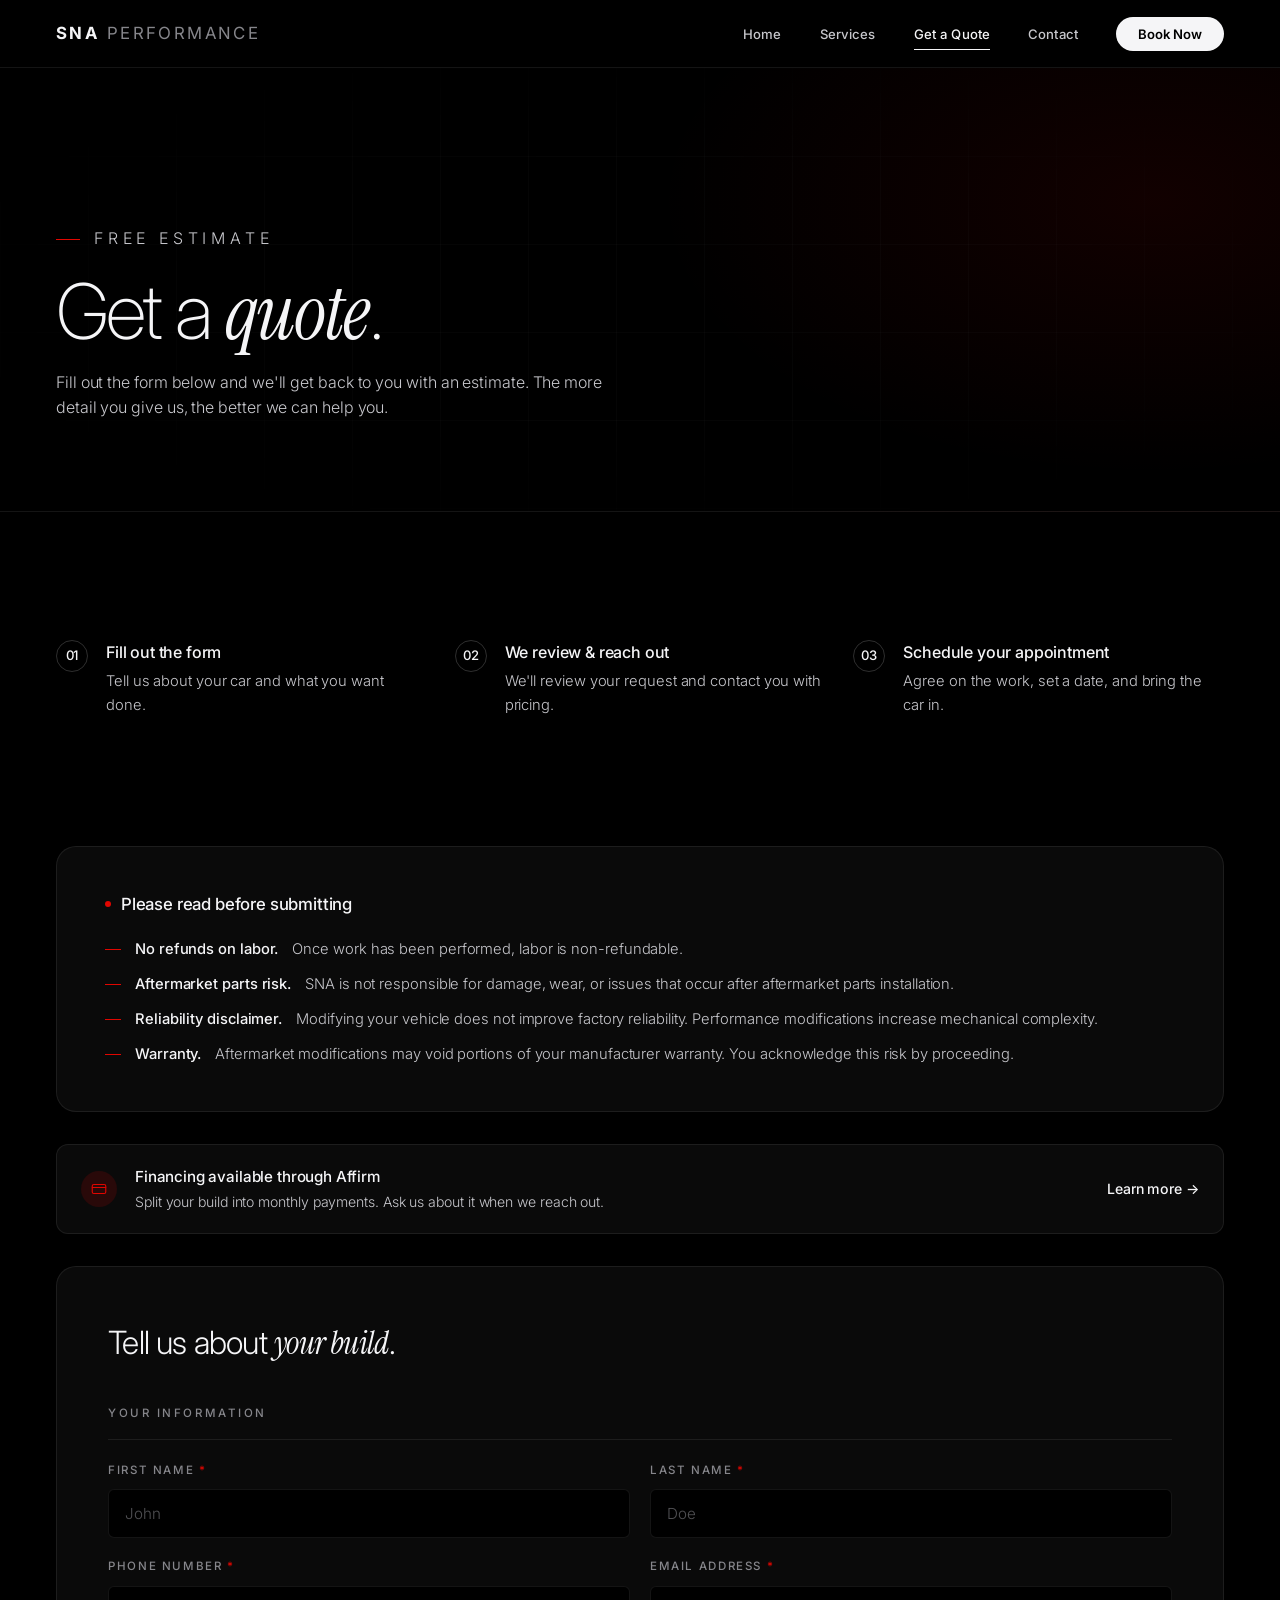
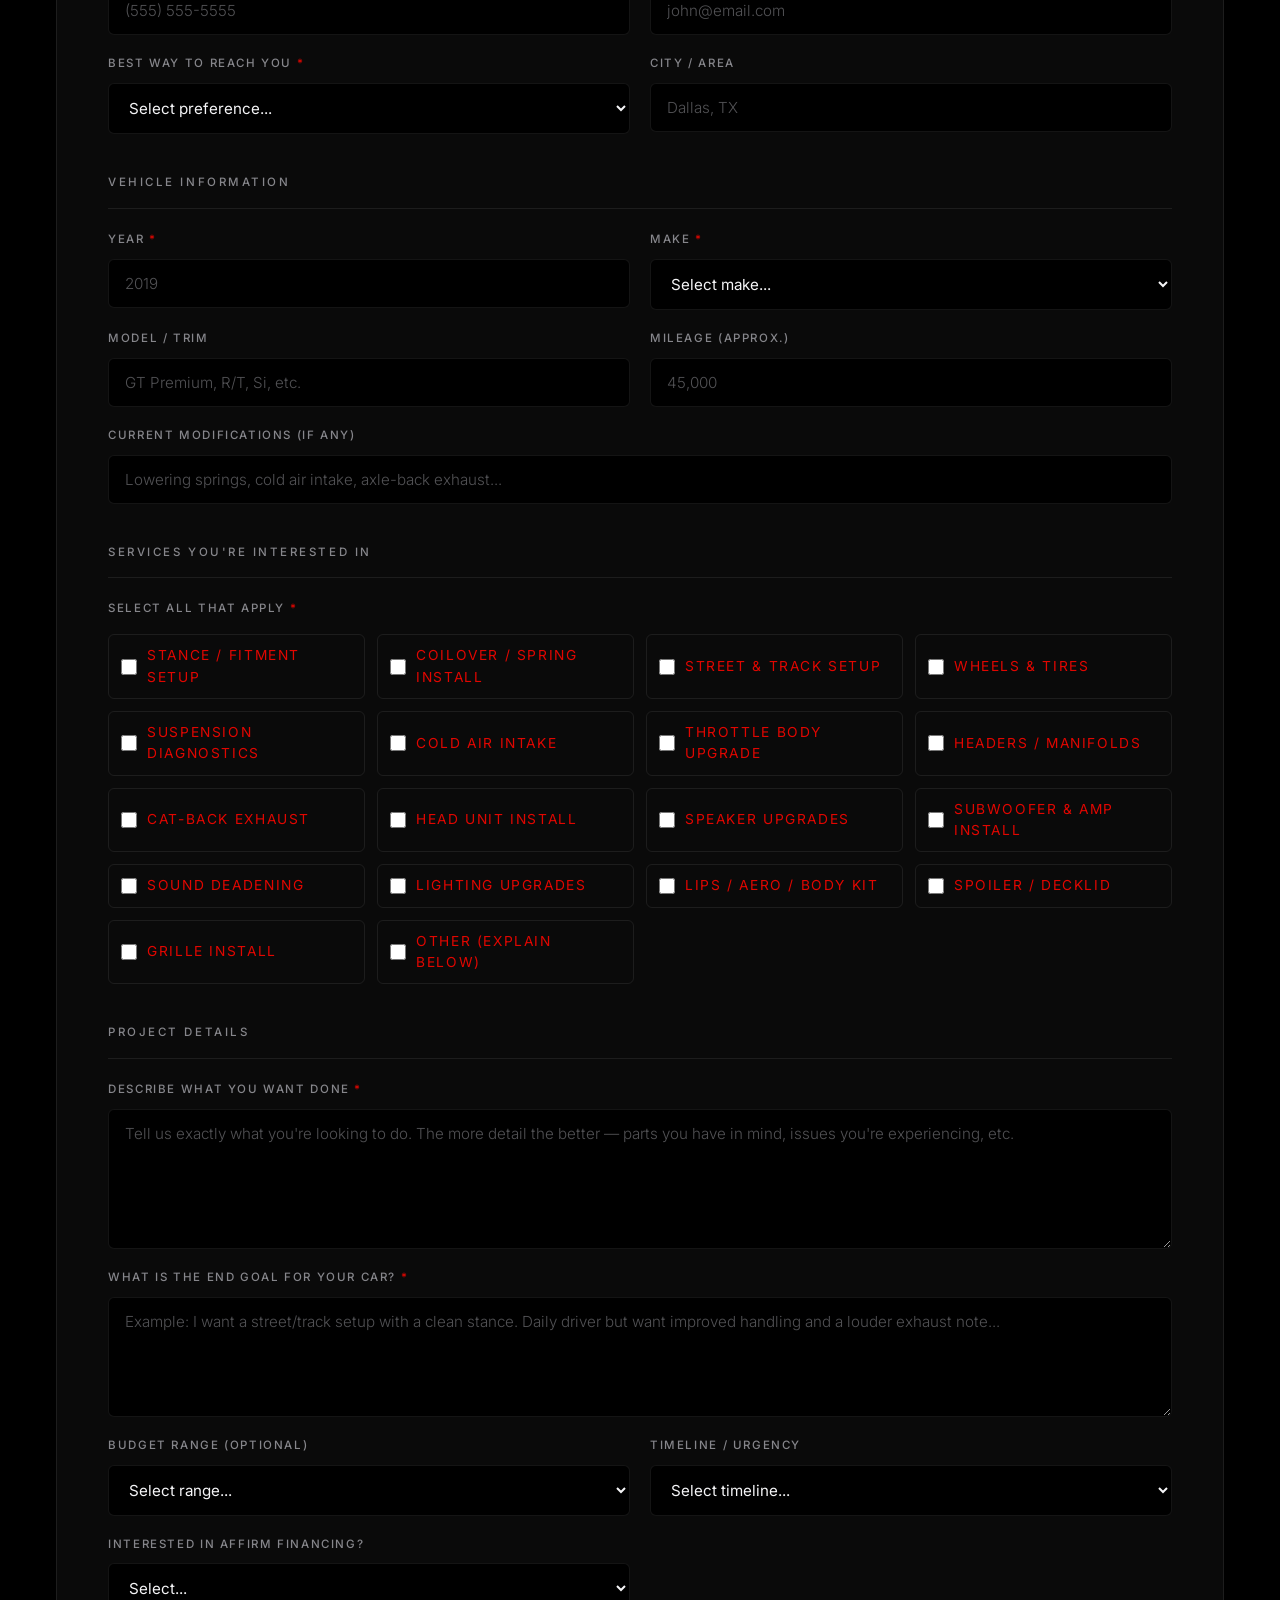
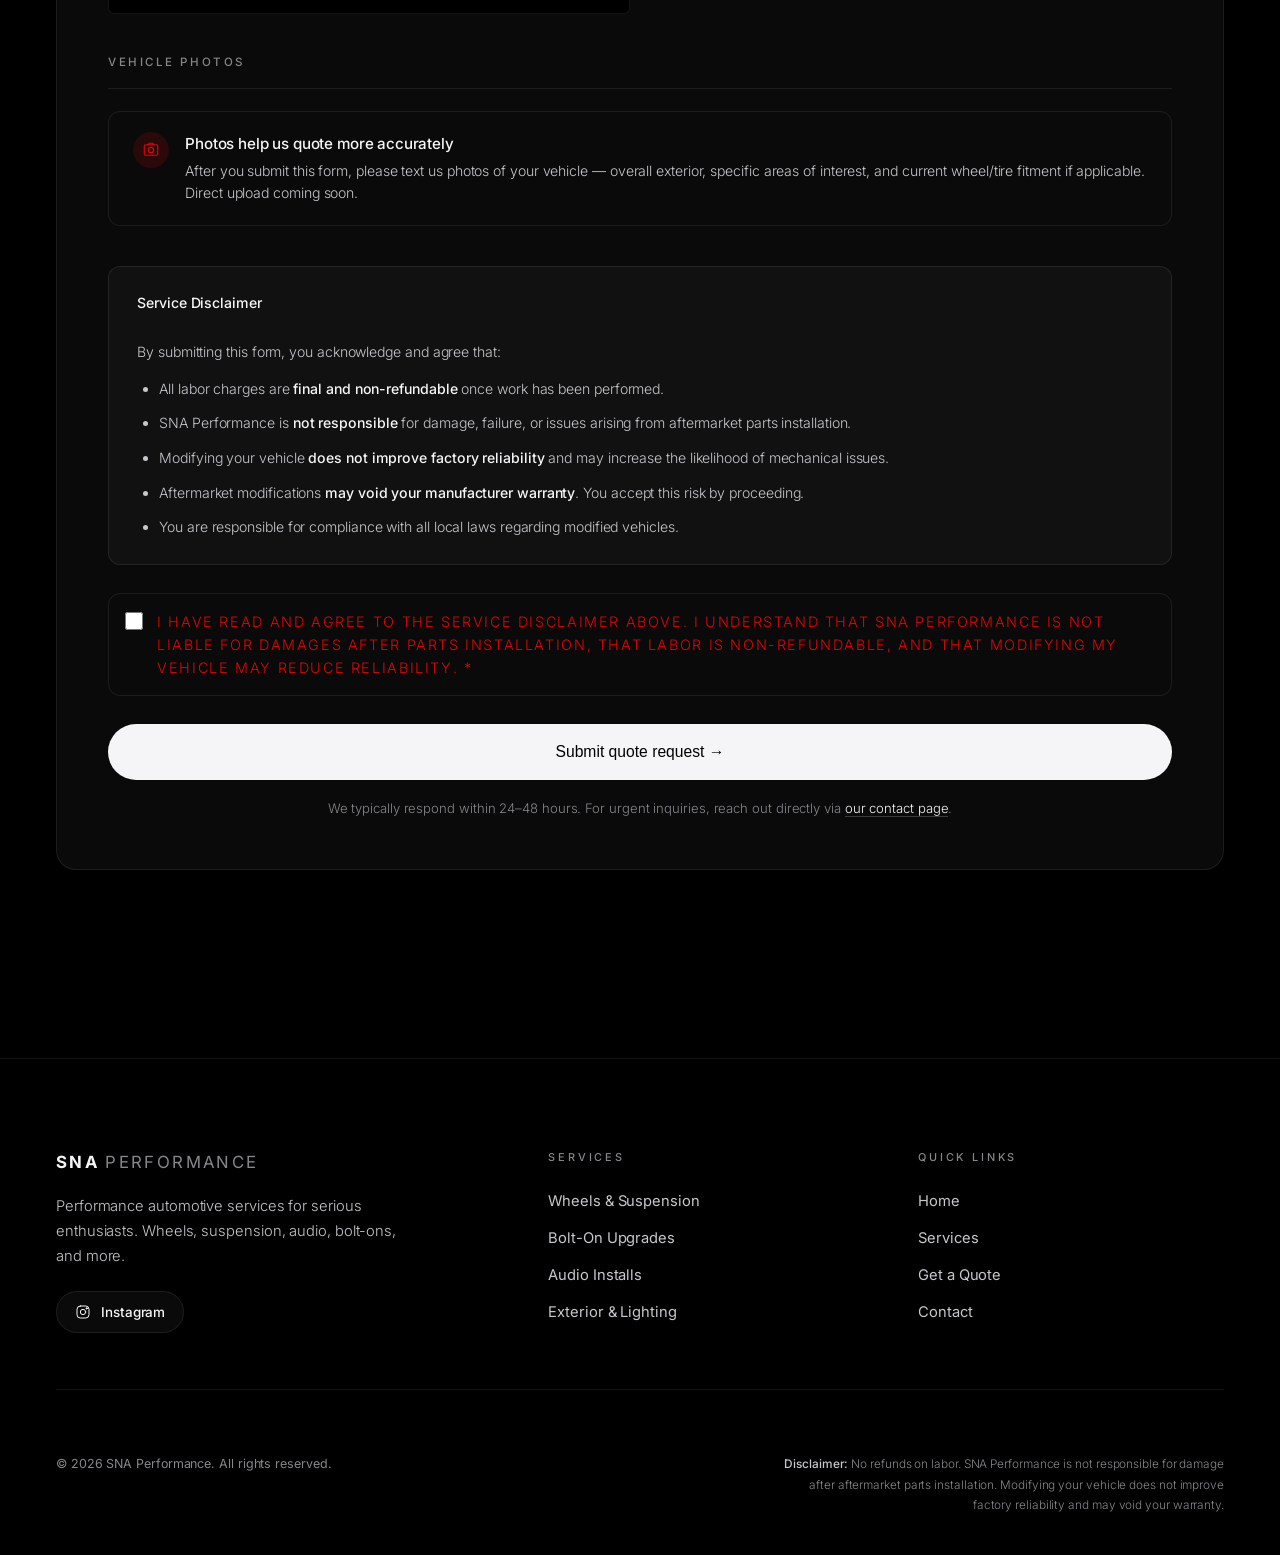
<file: SNA/quote.html>
<!DOCTYPE html>
<html lang="en">
<head>
  <meta charset="UTF-8" />
  <meta name="viewport" content="width=device-width, initial-scale=1.0"/>
  <title>Get a Quote — SNA Performance</title>
  <meta name="description" content="Request a free estimate from SNA Performance. Tell us about your vehicle and what you want done — we'll get back to you fast."/>
  <link rel="icon" type="image/png" href="images/logo/logo.PNG"/>
  <link rel="apple-touch-icon" href="images/logo/logo.PNG"/>
  <link rel="stylesheet" href="style.css"/>
</head>
<body>

<!-- ===== NAV ===== -->
<nav class="nav">
  <a href="index.html" class="nav-logo">SNA <span>Performance</span></a>
  <ul class="nav-links">
    <li><a href="index.html">Home</a></li>
    <li><a href="services.html">Services</a></li>
    <li><a href="quote.html" class="active">Get a Quote</a></li>
    <li><a href="contact.html">Contact</a></li>
    <li><a href="quote.html" class="nav-cta">Book Now</a></li>
  </ul>
  <div class="nav-toggle" onclick="toggleMenu(this)">
    <span></span><span></span><span></span>
  </div>
</nav>

<div id="mobile-menu" style="display:none;position:fixed;top:68px;left:0;right:0;background:rgba(0,0,0,0.96);backdrop-filter:blur(18px);z-index:999;padding:32px 24px;border-bottom:1px solid rgba(255,255,255,0.08);">
  <ul style="display:flex;flex-direction:column;gap:22px;">
    <li><a href="index.html" style="color:#c7c7cc;font-size:1.05rem;font-weight:500;">Home</a></li>
    <li><a href="services.html" style="color:#c7c7cc;font-size:1.05rem;font-weight:500;">Services</a></li>
    <li><a href="quote.html" style="color:#fff;font-size:1.05rem;font-weight:500;">Get a Quote</a></li>
    <li><a href="contact.html" style="color:#c7c7cc;font-size:1.05rem;font-weight:500;">Contact</a></li>
    <li><a href="quote.html" class="btn btn-primary" style="justify-content:center;">Book Now</a></li>
  </ul>
</div>

<div class="page">

  <!-- ===== PAGE HERO ===== -->
  <div class="page-hero">
    <div class="page-hero-grid"></div>
    <div class="container">
      <p class="section-label">Free Estimate</p>
      <h1>Get a <em>quote</em>.</h1>
      <p>Fill out the form below and we'll get back to you with an estimate. The more detail you give us, the better we can help you.</p>
    </div>
  </div>

  <!-- ===== HOW IT WORKS ===== -->
  <section style="padding-bottom:0;">
    <div class="container">
      <div style="display:grid;grid-template-columns:repeat(auto-fit,minmax(240px,1fr));gap:28px;">
        <div style="display:flex;gap:18px;align-items:flex-start;">
          <div style="width:32px;height:32px;border:1px solid rgba(255,255,255,0.18);border-radius:50%;display:flex;align-items:center;justify-content:center;font-weight:500;font-size:0.82rem;color:#f5f5f7;flex-shrink:0;">01</div>
          <div>
            <div style="font-weight:500;margin-bottom:6px;letter-spacing:-0.01em;">Fill out the form</div>
            <div style="color:#c7c7cc;font-size:0.92rem;font-weight:300;line-height:1.6;">Tell us about your car and what you want done.</div>
          </div>
        </div>
        <div style="display:flex;gap:18px;align-items:flex-start;">
          <div style="width:32px;height:32px;border:1px solid rgba(255,255,255,0.18);border-radius:50%;display:flex;align-items:center;justify-content:center;font-weight:500;font-size:0.82rem;color:#f5f5f7;flex-shrink:0;">02</div>
          <div>
            <div style="font-weight:500;margin-bottom:6px;letter-spacing:-0.01em;">We review &amp; reach out</div>
            <div style="color:#c7c7cc;font-size:0.92rem;font-weight:300;line-height:1.6;">We'll review your request and contact you with pricing.</div>
          </div>
        </div>
        <div style="display:flex;gap:18px;align-items:flex-start;">
          <div style="width:32px;height:32px;border:1px solid rgba(255,255,255,0.18);border-radius:50%;display:flex;align-items:center;justify-content:center;font-weight:500;font-size:0.82rem;color:#f5f5f7;flex-shrink:0;">03</div>
          <div>
            <div style="font-weight:500;margin-bottom:6px;letter-spacing:-0.01em;">Schedule your appointment</div>
            <div style="color:#c7c7cc;font-size:0.92rem;font-weight:300;line-height:1.6;">Agree on the work, set a date, and bring the car in.</div>
          </div>
        </div>
      </div>
    </div>
  </section>

  <!-- ===== FORM ===== -->
  <section>
    <div class="container">

      <!-- DISCLAIMER -->
      <div class="disclaimer-box" style="margin-top:0;margin-bottom:32px;">
        <h3>Please read before submitting</h3>
        <ul>
          <li><strong>No refunds on labor.</strong> Once work has been performed, labor is non-refundable.</li>
          <li><strong>Aftermarket parts risk.</strong> SNA is not responsible for damage, wear, or issues that occur after aftermarket parts installation.</li>
          <li><strong>Reliability disclaimer.</strong> Modifying your vehicle does not improve factory reliability. Performance modifications increase mechanical complexity.</li>
          <li><strong>Warranty.</strong> Aftermarket modifications may void portions of your manufacturer warranty. You acknowledge this risk by proceeding.</li>
        </ul>
      </div>

      <!-- FINANCING NOTE -->
      <div style="display:flex;align-items:center;gap:18px;background:#0a0a0a;border:1px solid rgba(255,255,255,0.08);border-radius:12px;padding:20px 24px;margin-bottom:32px;flex-wrap:wrap;">
        <div style="width:36px;height:36px;border-radius:50%;background:rgba(225,6,0,0.14);display:flex;align-items:center;justify-content:center;color:#e10600;flex-shrink:0;">
          <svg width="18" height="18" viewBox="0 0 24 24" fill="none" stroke="currentColor" stroke-width="1.5" stroke-linecap="round" stroke-linejoin="round"><rect x="3" y="6" width="18" height="12" rx="2"/><path d="M3 10h18"/></svg>
        </div>
        <div>
          <div style="font-weight:500;font-size:0.95rem;letter-spacing:-0.01em;">Financing available through Affirm</div>
          <div style="color:#c7c7cc;font-size:0.88rem;font-weight:300;margin-top:3px;">Split your build into monthly payments. Ask us about it when we reach out.</div>
        </div>
        <a href="https://www.affirm.com" target="_blank" rel="noopener" style="margin-left:auto;color:#f5f5f7;font-size:0.88rem;font-weight:500;white-space:nowrap;">Learn more →</a>
      </div>

      <!-- THE FORM -->
      <div class="form-section">
        <h2>
          Tell us about <em>your build</em>.
        </h2>

        <form id="quote-form" action="https://api.web3forms.com/submit" method="POST" onsubmit="return submitForm(event)">

          <!-- Web3Forms config -->
          <input type="hidden" name="access_key" value="1611744d-cf18-481e-b6b1-dab8cffd9672"/>
          <input type="hidden" name="subject" value="New Quote Request — SNA Performance"/>
          <input type="hidden" name="from_name" value="SNA Performance Website"/>

          <!-- PERSONAL INFO -->
          <div style="margin-bottom:40px;">
            <div style="font-family:var(--font-sans);font-size:0.72rem;letter-spacing:0.22em;font-weight:500;text-transform:uppercase;color:#86868b;margin-bottom:22px;padding-bottom:16px;border-bottom:1px solid rgba(255,255,255,0.08);">
              Your Information
            </div>
            <div class="form-grid">
              <div class="form-group">
                <label>First Name <span>*</span></label>
                <input type="text" name="first_name" placeholder="John" required/>
              </div>
              <div class="form-group">
                <label>Last Name <span>*</span></label>
                <input type="text" name="last_name" placeholder="Doe" required/>
              </div>
              <div class="form-group">
                <label>Phone Number <span>*</span></label>
                <input type="tel" name="phone" placeholder="(555) 555-5555" required/>
              </div>
              <div class="form-group">
                <label>Email Address <span>*</span></label>
                <input type="email" name="email" placeholder="john@email.com" required/>
              </div>
              <div class="form-group">
                <label>Best Way to Reach You <span>*</span></label>
                <select name="contact_preference" required>
                  <option value="" disabled selected>Select preference...</option>
                  <option value="phone">Phone Call</option>
                  <option value="text">Text Message</option>
                  <option value="email">Email</option>
                </select>
              </div>
              <div class="form-group">
                <label>City / Area</label>
                <input type="text" name="city" placeholder="Dallas, TX"/>
              </div>
            </div>
          </div>

          <!-- VEHICLE INFO -->
          <div style="margin-bottom:40px;">
            <div style="font-family:var(--font-sans);font-size:0.72rem;letter-spacing:0.22em;font-weight:500;text-transform:uppercase;color:#86868b;margin-bottom:22px;padding-bottom:16px;border-bottom:1px solid rgba(255,255,255,0.08);">
              Vehicle Information
            </div>
            <div class="form-grid">
              <div class="form-group">
                <label>Year <span>*</span></label>
                <input type="number" name="vehicle_year" placeholder="2019" min="1970" max="2030" required/>
              </div>
              <div class="form-group">
                <label>Make <span>*</span></label>
                <select name="vehicle_make" required>
                  <option value="" disabled selected>Select make...</option>
                  <optgroup label="Ford">
                    <option>Ford Mustang (Foxbody)</option>
                    <option>Ford Mustang (SN95)</option>
                    <option>Ford Mustang (New Edge)</option>
                    <option>Ford Mustang (S197)</option>
                    <option>Ford Mustang (S550)</option>
                    <option>Ford Mustang (S650)</option>
                    <option>Ford Mustang Shelby / SVT</option>
                    <option>Ford (Other)</option>
                  </optgroup>
                  <optgroup label="Dodge / Mopar">
                    <option>Dodge Charger</option>
                    <option>Dodge Challenger</option>
                    <option>Dodge Charger Scatpack</option>
                    <option>Dodge Challenger Scatpack</option>
                    <option>Dodge Charger Hellcat</option>
                    <option>Dodge Challenger Hellcat</option>
                    <option>Dodge (Other)</option>
                  </optgroup>
                  <optgroup label="Honda / Acura">
                    <option>Honda Civic</option>
                    <option>Acura Integra</option>
                    <option>Honda (Other)</option>
                  </optgroup>
                  <optgroup label="Toyota / Subaru / Scion">
                    <option>Scion FR-S</option>
                    <option>Subaru BRZ</option>
                    <option>Toyota GT86</option>
                    <option>Toyota / Subaru (Other)</option>
                  </optgroup>
                  <optgroup label="Other">
                    <option>Other Make / Model</option>
                  </optgroup>
                </select>
              </div>
              <div class="form-group">
                <label>Model / Trim</label>
                <input type="text" name="vehicle_model" placeholder="GT Premium, R/T, Si, etc."/>
              </div>
              <div class="form-group">
                <label>Mileage (approx.)</label>
                <input type="text" name="vehicle_mileage" placeholder="45,000"/>
              </div>
              <div class="form-group form-full">
                <label>Current Modifications (if any)</label>
                <input type="text" name="current_mods" placeholder="Lowering springs, cold air intake, axle-back exhaust..."/>
              </div>
            </div>
          </div>

          <!-- SERVICES WANTED -->
          <div style="margin-bottom:40px;">
            <div style="font-family:var(--font-sans);font-size:0.72rem;letter-spacing:0.22em;font-weight:500;text-transform:uppercase;color:#86868b;margin-bottom:22px;padding-bottom:16px;border-bottom:1px solid rgba(255,255,255,0.08);">
              Services You're Interested In
            </div>
            <div class="form-group form-full">
              <label>Select all that apply <span>*</span></label>
              <div class="checkbox-group">
                <label class="checkbox-item"><input type="checkbox" name="services" value="stance_setup"/><span>Stance / Fitment Setup</span></label>
                <label class="checkbox-item"><input type="checkbox" name="services" value="coilovers"/><span>Coilover / Spring Install</span></label>
                <label class="checkbox-item"><input type="checkbox" name="services" value="track_setup"/><span>Street &amp; Track Setup</span></label>
                <label class="checkbox-item"><input type="checkbox" name="services" value="wheels_tires"/><span>Wheels &amp; Tires</span></label>
                <label class="checkbox-item"><input type="checkbox" name="services" value="suspension_diag"/><span>Suspension Diagnostics</span></label>
                <label class="checkbox-item"><input type="checkbox" name="services" value="cold_air"/><span>Cold Air Intake</span></label>
                <label class="checkbox-item"><input type="checkbox" name="services" value="throttle_body"/><span>Throttle Body Upgrade</span></label>
                <label class="checkbox-item"><input type="checkbox" name="services" value="headers"/><span>Headers / Manifolds</span></label>
                <label class="checkbox-item"><input type="checkbox" name="services" value="catback"/><span>Cat-Back Exhaust</span></label>
                <label class="checkbox-item"><input type="checkbox" name="services" value="head_unit"/><span>Head Unit Install</span></label>
                <label class="checkbox-item"><input type="checkbox" name="services" value="speakers"/><span>Speaker Upgrades</span></label>
                <label class="checkbox-item"><input type="checkbox" name="services" value="sub_amp"/><span>Subwoofer &amp; Amp Install</span></label>
                <label class="checkbox-item"><input type="checkbox" name="services" value="sound_deadening"/><span>Sound Deadening</span></label>
                <label class="checkbox-item"><input type="checkbox" name="services" value="lighting"/><span>Lighting Upgrades</span></label>
                <label class="checkbox-item"><input type="checkbox" name="services" value="aero"/><span>Lips / Aero / Body Kit</span></label>
                <label class="checkbox-item"><input type="checkbox" name="services" value="spoiler"/><span>Spoiler / Decklid</span></label>
                <label class="checkbox-item"><input type="checkbox" name="services" value="grille"/><span>Grille Install</span></label>
                <label class="checkbox-item"><input type="checkbox" name="services" value="other"/><span>Other (explain below)</span></label>
              </div>
            </div>
          </div>

          <!-- PROJECT DETAILS -->
          <div style="margin-bottom:40px;">
            <div style="font-family:var(--font-sans);font-size:0.72rem;letter-spacing:0.22em;font-weight:500;text-transform:uppercase;color:#86868b;margin-bottom:22px;padding-bottom:16px;border-bottom:1px solid rgba(255,255,255,0.08);">
              Project Details
            </div>
            <div class="form-grid">
              <div class="form-group form-full">
                <label>Describe What You Want Done <span>*</span></label>
                <textarea name="project_description" placeholder="Tell us exactly what you're looking to do. The more detail the better — parts you have in mind, issues you're experiencing, etc." required style="min-height:140px;"></textarea>
              </div>
              <div class="form-group form-full">
                <label>What Is the End Goal for Your Car? <span>*</span></label>
                <textarea name="end_goal" placeholder="Example: I want a street/track setup with a clean stance. Daily driver but want improved handling and a louder exhaust note..." required style="min-height:120px;"></textarea>
              </div>
              <div class="form-group">
                <label>Budget Range (optional)</label>
                <select name="budget">
                  <option value="" disabled selected>Select range...</option>
                  <option>Under $500</option>
                  <option>$500 – $1,000</option>
                  <option>$1,000 – $2,500</option>
                  <option>$2,500 – $5,000</option>
                  <option>$5,000+</option>
                  <option>Flexible / Let me know what it takes</option>
                </select>
              </div>
              <div class="form-group">
                <label>Timeline / Urgency</label>
                <select name="timeline">
                  <option value="" disabled selected>Select timeline...</option>
                  <option>ASAP</option>
                  <option>Within 2 weeks</option>
                  <option>Within a month</option>
                  <option>Just planning ahead</option>
                </select>
              </div>
              <div class="form-group">
                <label>Interested in Affirm Financing?</label>
                <select name="affirm_interest">
                  <option value="" disabled selected>Select...</option>
                  <option value="yes">Yes, tell me more</option>
                  <option value="no">No, paying in full</option>
                  <option value="maybe">Maybe, depends on total</option>
                </select>
              </div>
            </div>
          </div>

          <!-- PHOTOS NOTE (upload coming soon — text us photos for now) -->
          <div style="margin-bottom:40px;">
            <div style="font-family:var(--font-sans);font-size:0.72rem;letter-spacing:0.22em;font-weight:500;text-transform:uppercase;color:#86868b;margin-bottom:22px;padding-bottom:16px;border-bottom:1px solid rgba(255,255,255,0.08);">
              Vehicle Photos
            </div>
            <div style="display:flex;gap:16px;align-items:flex-start;background:#0a0a0a;border:1px solid rgba(255,255,255,0.08);border-radius:12px;padding:20px 24px;">
              <div style="width:36px;height:36px;border-radius:50%;background:rgba(225,6,0,0.14);display:flex;align-items:center;justify-content:center;color:#e10600;flex-shrink:0;">
                <svg width="18" height="18" viewBox="0 0 24 24" fill="none" stroke="currentColor" stroke-width="1.5" stroke-linecap="round" stroke-linejoin="round"><rect x="3" y="5" width="18" height="14" rx="2"/><circle cx="12" cy="12" r="3.5"/><path d="M8 5l1.5-2h5L16 5"/></svg>
              </div>
              <div>
                <div style="font-weight:500;font-size:0.95rem;letter-spacing:-0.01em;">Photos help us quote more accurately</div>
                <div style="color:#c7c7cc;font-size:0.88rem;font-weight:300;margin-top:4px;line-height:1.6;">
                  After you submit this form, please text us photos of your vehicle — overall exterior, specific areas of interest, and current wheel/tire fitment if applicable. Direct upload coming soon.
                </div>
              </div>
            </div>
          </div>

          <!-- DISCLAIMER AGREEMENT -->
          <div style="margin-bottom:28px;">
            <div class="form-disclaimer">
              <strong>Service Disclaimer</strong><br/><br/>
              By submitting this form, you acknowledge and agree that:
              <ul style="margin-top:12px;display:flex;flex-direction:column;gap:10px;padding-left:4px;">
                <li style="list-style:disc;margin-left:18px;">All labor charges are <strong>final and non-refundable</strong> once work has been performed.</li>
                <li style="list-style:disc;margin-left:18px;">SNA Performance is <strong>not responsible</strong> for damage, failure, or issues arising from aftermarket parts installation.</li>
                <li style="list-style:disc;margin-left:18px;">Modifying your vehicle <strong>does not improve factory reliability</strong> and may increase the likelihood of mechanical issues.</li>
                <li style="list-style:disc;margin-left:18px;">Aftermarket modifications <strong>may void your manufacturer warranty</strong>. You accept this risk by proceeding.</li>
                <li style="list-style:disc;margin-left:18px;">You are responsible for compliance with all local laws regarding modified vehicles.</li>
              </ul>
            </div>
          </div>

          <div class="form-group form-full" style="margin-bottom:28px;">
            <label class="agree-check" id="agree-label">
              <input type="checkbox" id="agree-checkbox" required/>
              <span>I have read and agree to the service disclaimer above. I understand that SNA Performance is not liable for damages after parts installation, that labor is non-refundable, and that modifying my vehicle may reduce reliability. <span style="color:var(--accent);">*</span></span>
            </label>
          </div>

          <!-- Honeypot spam protection (Web3Forms) -->
          <input type="checkbox" name="botcheck" style="display:none;" tabindex="-1" autocomplete="off"/>

          <!-- SUCCESS / ERROR MESSAGES -->
          <div id="form-success" style="display:none;background:#0a0a0a;border:1px solid rgba(225,6,0,0.4);border-radius:14px;padding:24px 26px;margin-bottom:20px;">
            <div style="display:flex;gap:16px;align-items:flex-start;">
              <div style="width:36px;height:36px;border-radius:50%;background:rgba(225,6,0,0.18);display:flex;align-items:center;justify-content:center;color:#e10600;flex-shrink:0;">
                <svg width="18" height="18" viewBox="0 0 24 24" fill="none" stroke="currentColor" stroke-width="2" stroke-linecap="round" stroke-linejoin="round"><path d="M5 12l5 5L20 7"/></svg>
              </div>
              <div>
                <div style="font-weight:500;font-size:1rem;letter-spacing:-0.01em;">Thanks — we got your request.</div>
                <div style="color:#c7c7cc;font-size:0.9rem;font-weight:300;margin-top:6px;line-height:1.6;">
                  We'll review the details and reach out within 24–48 hours. In the meantime, feel free to text us photos of your vehicle so we can quote more accurately.
                </div>
              </div>
            </div>
          </div>
          <div id="form-error" style="display:none;background:#0a0a0a;border:1px solid rgba(225,6,0,0.4);border-radius:14px;padding:20px 22px;margin-bottom:20px;color:#f5f5f7;font-size:0.92rem;">
            Something went wrong submitting the form. Please try again, or reach us directly via the <a href="contact.html" style="color:#e10600;">contact page</a>.
          </div>

          <button type="submit" id="submit-btn" class="btn btn-primary" style="width:100%;justify-content:center;padding:18px;font-size:0.98rem;">
            Submit quote request →
          </button>

          <p style="text-align:center;color:#86868b;font-size:0.82rem;font-weight:300;margin-top:18px;">
            We typically respond within 24–48 hours. For urgent inquiries, reach out directly via <a href="contact.html" style="color:#f5f5f7;border-bottom:1px solid rgba(255,255,255,0.2);">our contact page</a>.
          </p>
        </form>
      </div>

    </div>
  </section>

</div>

<!-- ===== FOOTER ===== -->
<footer>
  <div class="footer-grid">
    <div class="footer-brand">
      <div class="footer-logo">SNA <span>Performance</span></div>
      <p class="footer-tagline">Performance automotive services for serious enthusiasts. Wheels, suspension, audio, bolt-ons, and more.</p>
      <div class="social-links" style="margin-top:22px;">
        <a href="https://www.instagram.com/sna_fjus_" target="_blank" class="social-link">
          <svg width="16" height="16" viewBox="0 0 24 24" fill="none" stroke="currentColor" stroke-width="1.5" stroke-linecap="round" stroke-linejoin="round"><rect x="3" y="3" width="18" height="18" rx="5"/><circle cx="12" cy="12" r="4"/><circle cx="17.5" cy="6.5" r="1" fill="currentColor"/></svg>
          Instagram
        </a>
      </div>
    </div>
    <div class="footer-col">
      <h4>Services</h4>
      <ul>
        <li><a href="services.html#suspension">Wheels &amp; Suspension</a></li>
        <li><a href="services.html#boltons">Bolt-On Upgrades</a></li>
        <li><a href="services.html#audio">Audio Installs</a></li>
        <li><a href="services.html#exterior">Exterior &amp; Lighting</a></li>
      </ul>
    </div>
    <div class="footer-col">
      <h4>Quick Links</h4>
      <ul>
        <li><a href="index.html">Home</a></li>
        <li><a href="services.html">Services</a></li>
        <li><a href="quote.html">Get a Quote</a></li>
        <li><a href="contact.html">Contact</a></li>
      </ul>
    </div>
  </div>
  <div class="footer-bottom">
    <p class="footer-copy">© 2026 SNA Performance. All rights reserved.</p>
    <p class="footer-disclaimer">
      <strong>Disclaimer:</strong> No refunds on labor. SNA Performance is not responsible for damage after aftermarket parts installation. Modifying your vehicle does not improve factory reliability and may void your warranty.
    </p>
  </div>
</footer>

<script>
  function toggleMenu() {
    const menu = document.getElementById('mobile-menu');
    menu.style.display = menu.style.display === 'block' ? 'none' : 'block';
  }

  async function submitForm(e) {
    e.preventDefault();

    const checkbox = document.getElementById('agree-checkbox');
    if (!checkbox.checked) {
      document.getElementById('agree-label').style.outline = '2px solid #e10600';
      document.getElementById('agree-label').scrollIntoView({ behavior: 'smooth', block: 'center' });
      alert('Please read and agree to the service disclaimer before submitting.');
      return false;
    }

    const form = document.getElementById('quote-form');
    const btn = document.getElementById('submit-btn');
    const successEl = document.getElementById('form-success');
    const errorEl = document.getElementById('form-error');

    errorEl.style.display = 'none';
    btn.disabled = true;
    btn.innerHTML = 'Sending...';

    try {
      const formData = new FormData(form);
      const res = await fetch('https://api.web3forms.com/submit', {
        method: 'POST',
        body: formData
      });
      const data = await res.json();

      if (data.success) {
        form.style.display = 'none';
        successEl.style.display = 'block';
        successEl.scrollIntoView({ behavior: 'smooth', block: 'center' });
      } else {
        throw new Error(data.message || 'Submission failed');
      }
    } catch (err) {
      errorEl.style.display = 'block';
      errorEl.scrollIntoView({ behavior: 'smooth', block: 'center' });
      btn.disabled = false;
      btn.innerHTML = 'Submit quote request →';
    }

    return false;
  }
</script>
</body>
</html>
</file>
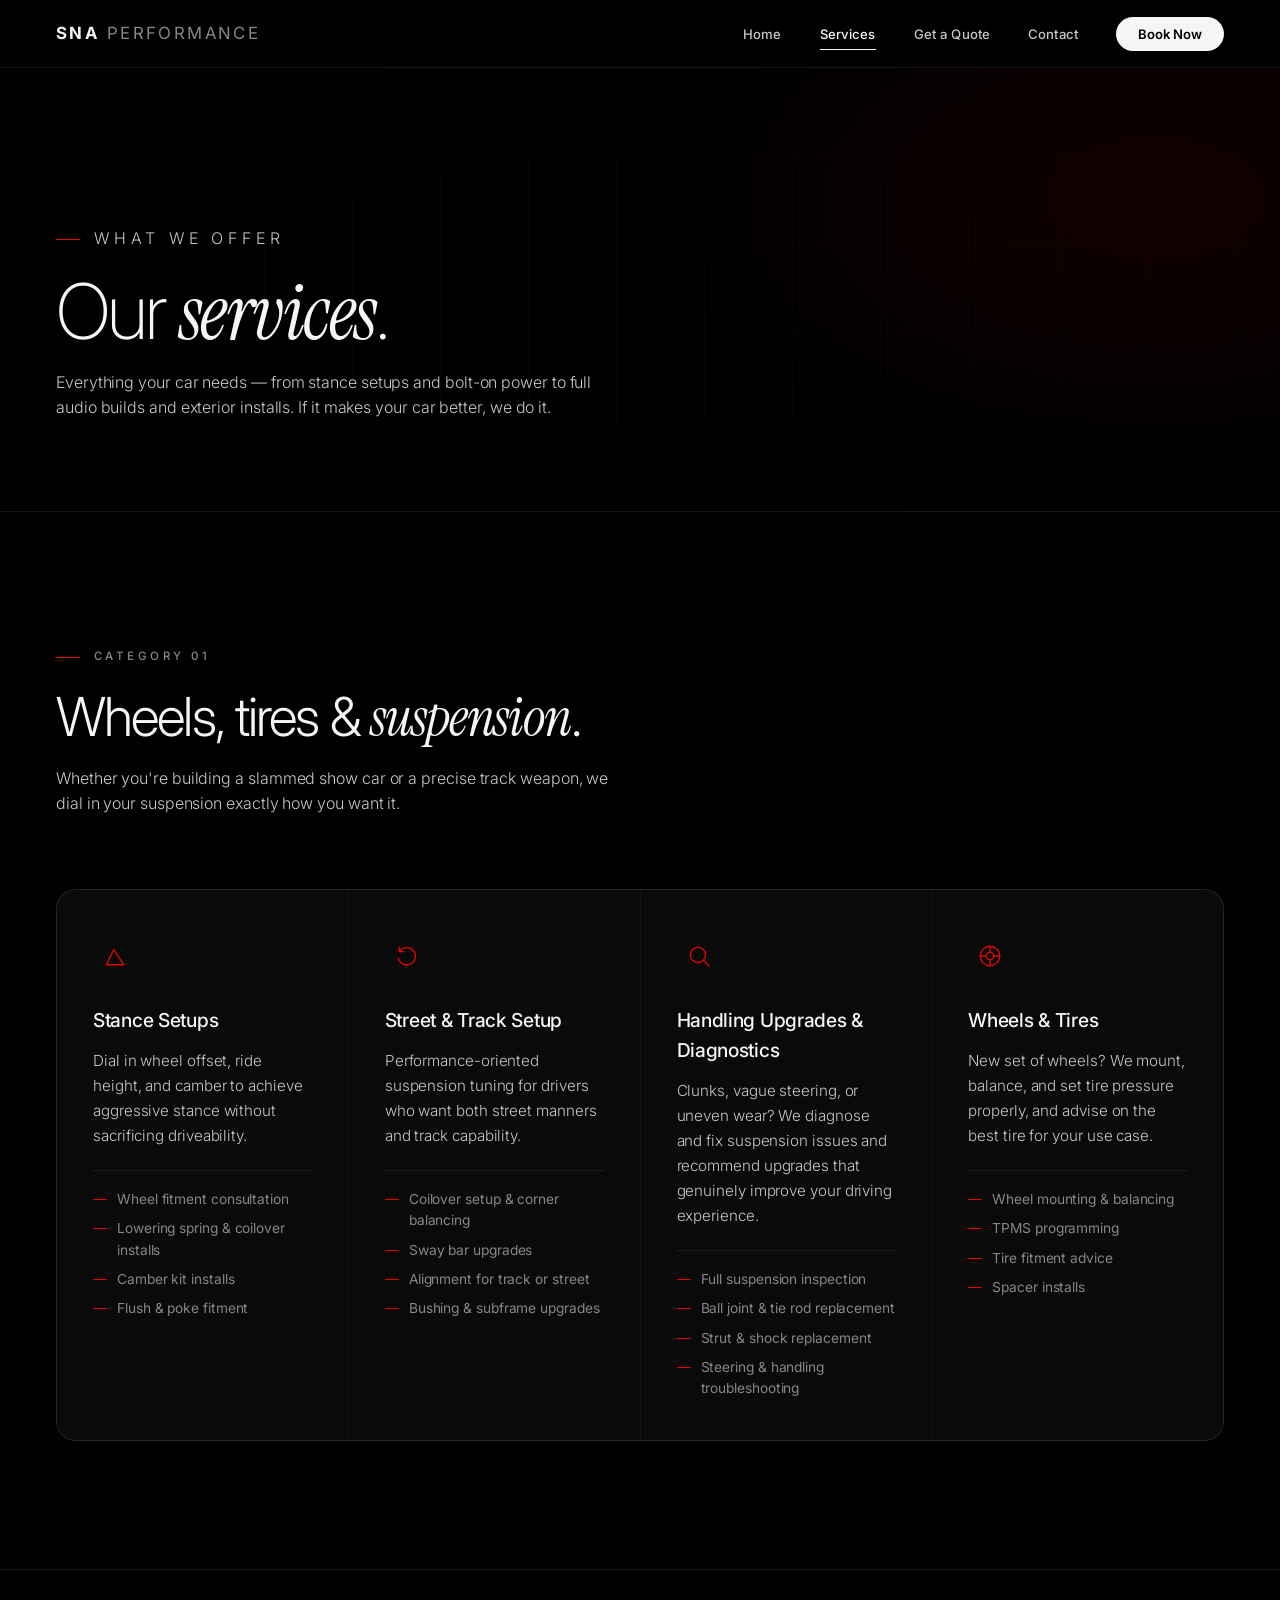
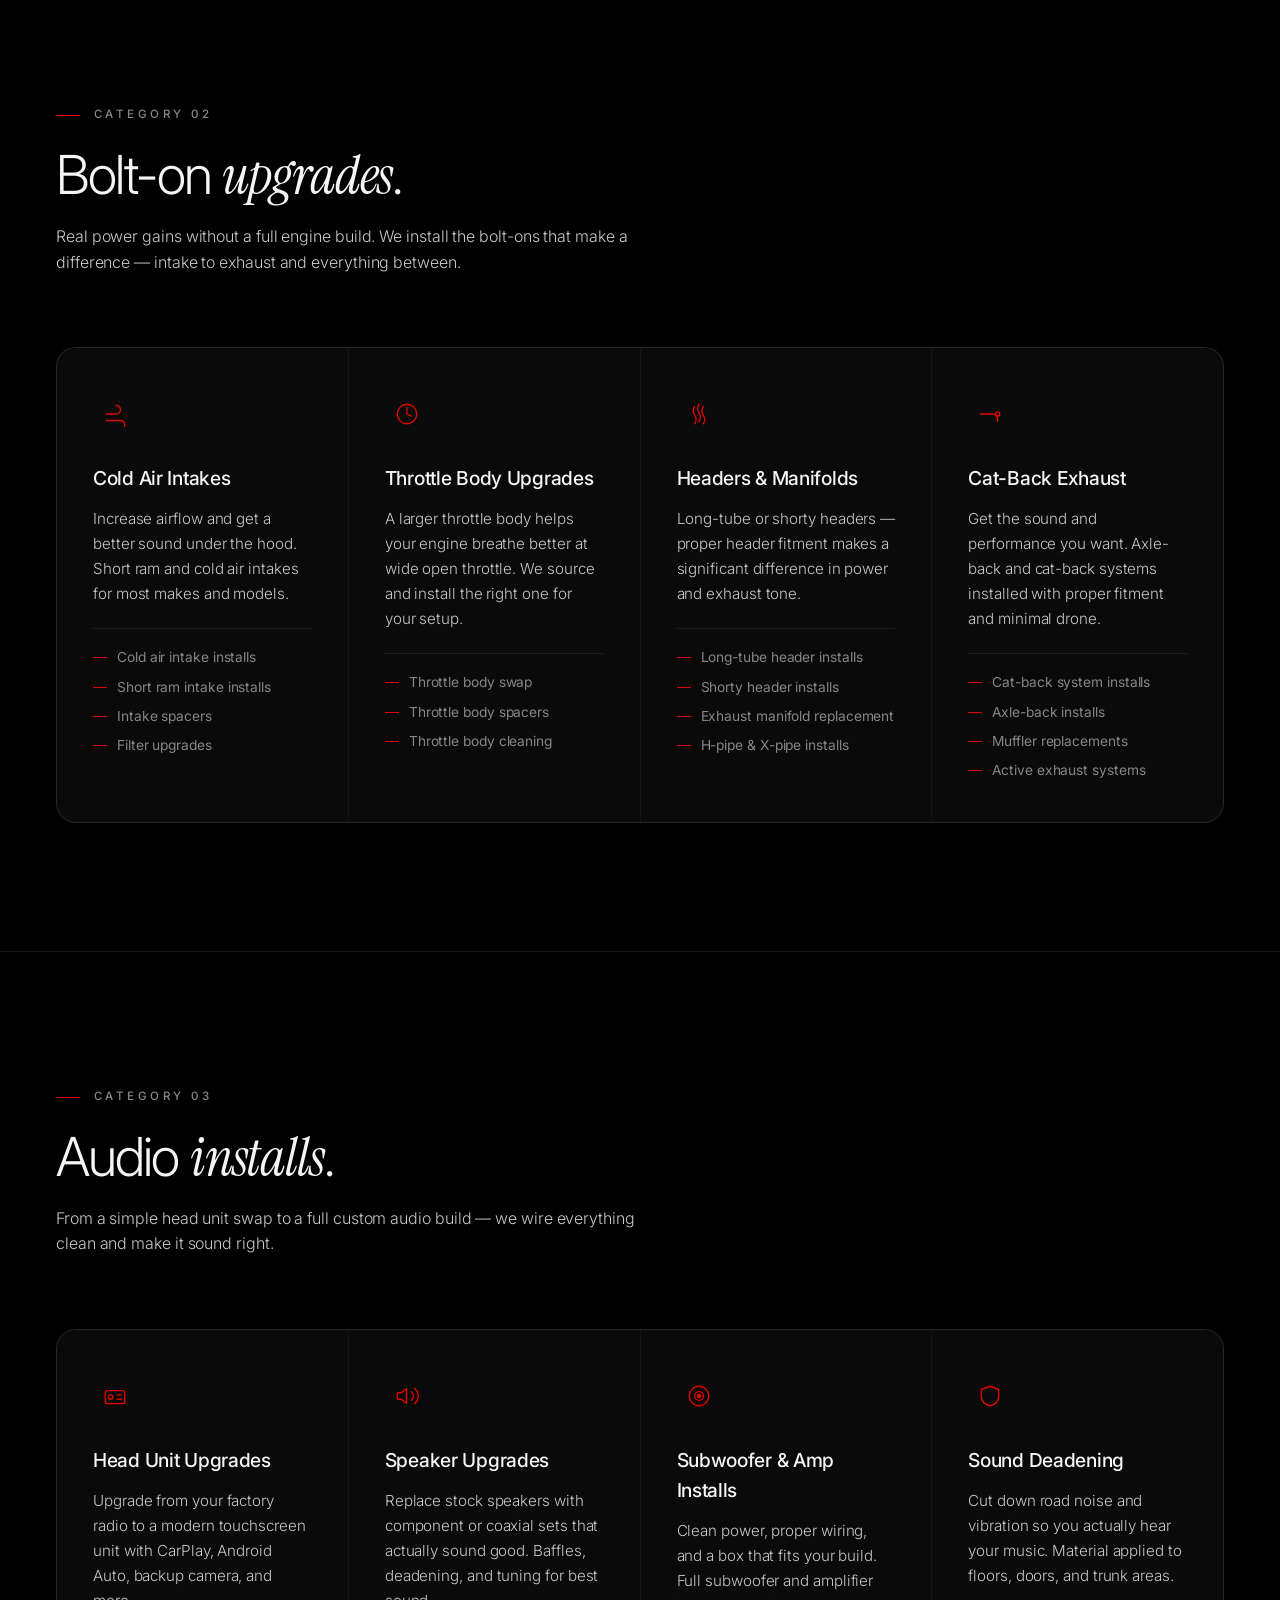
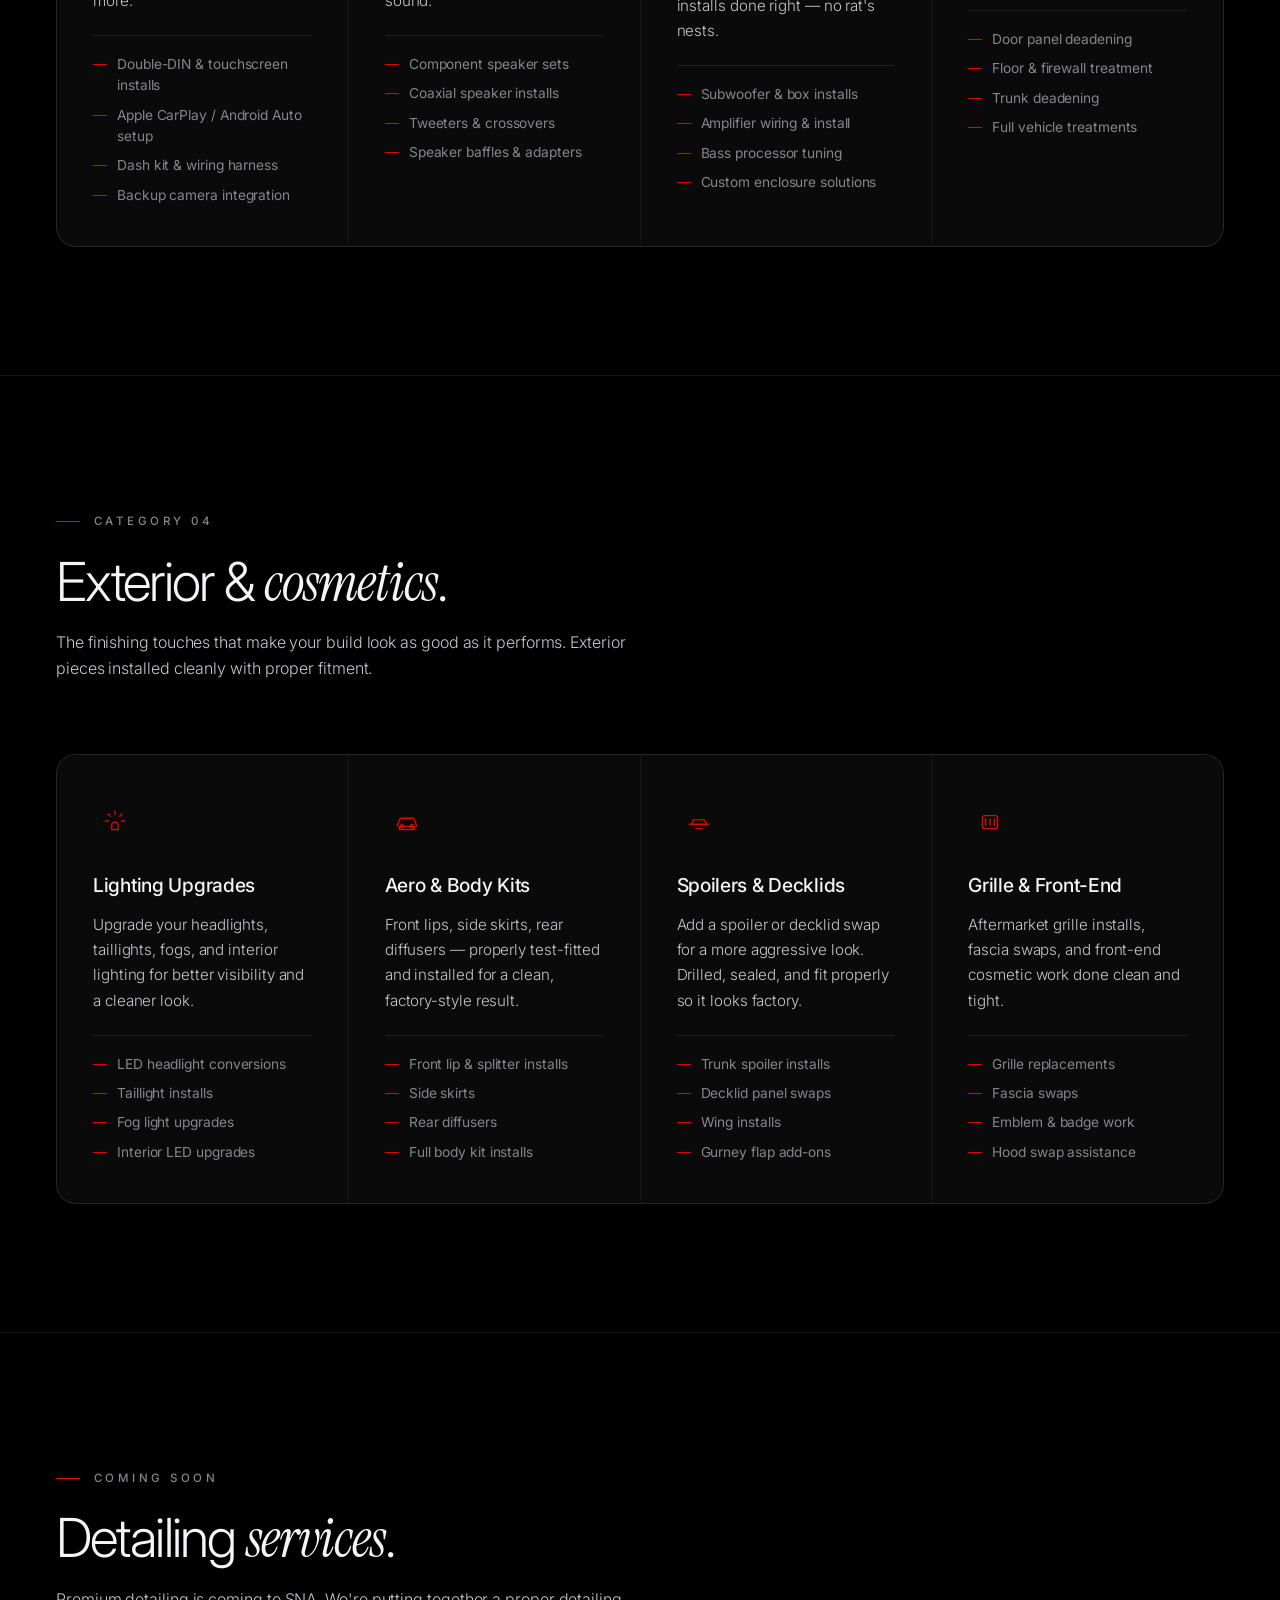
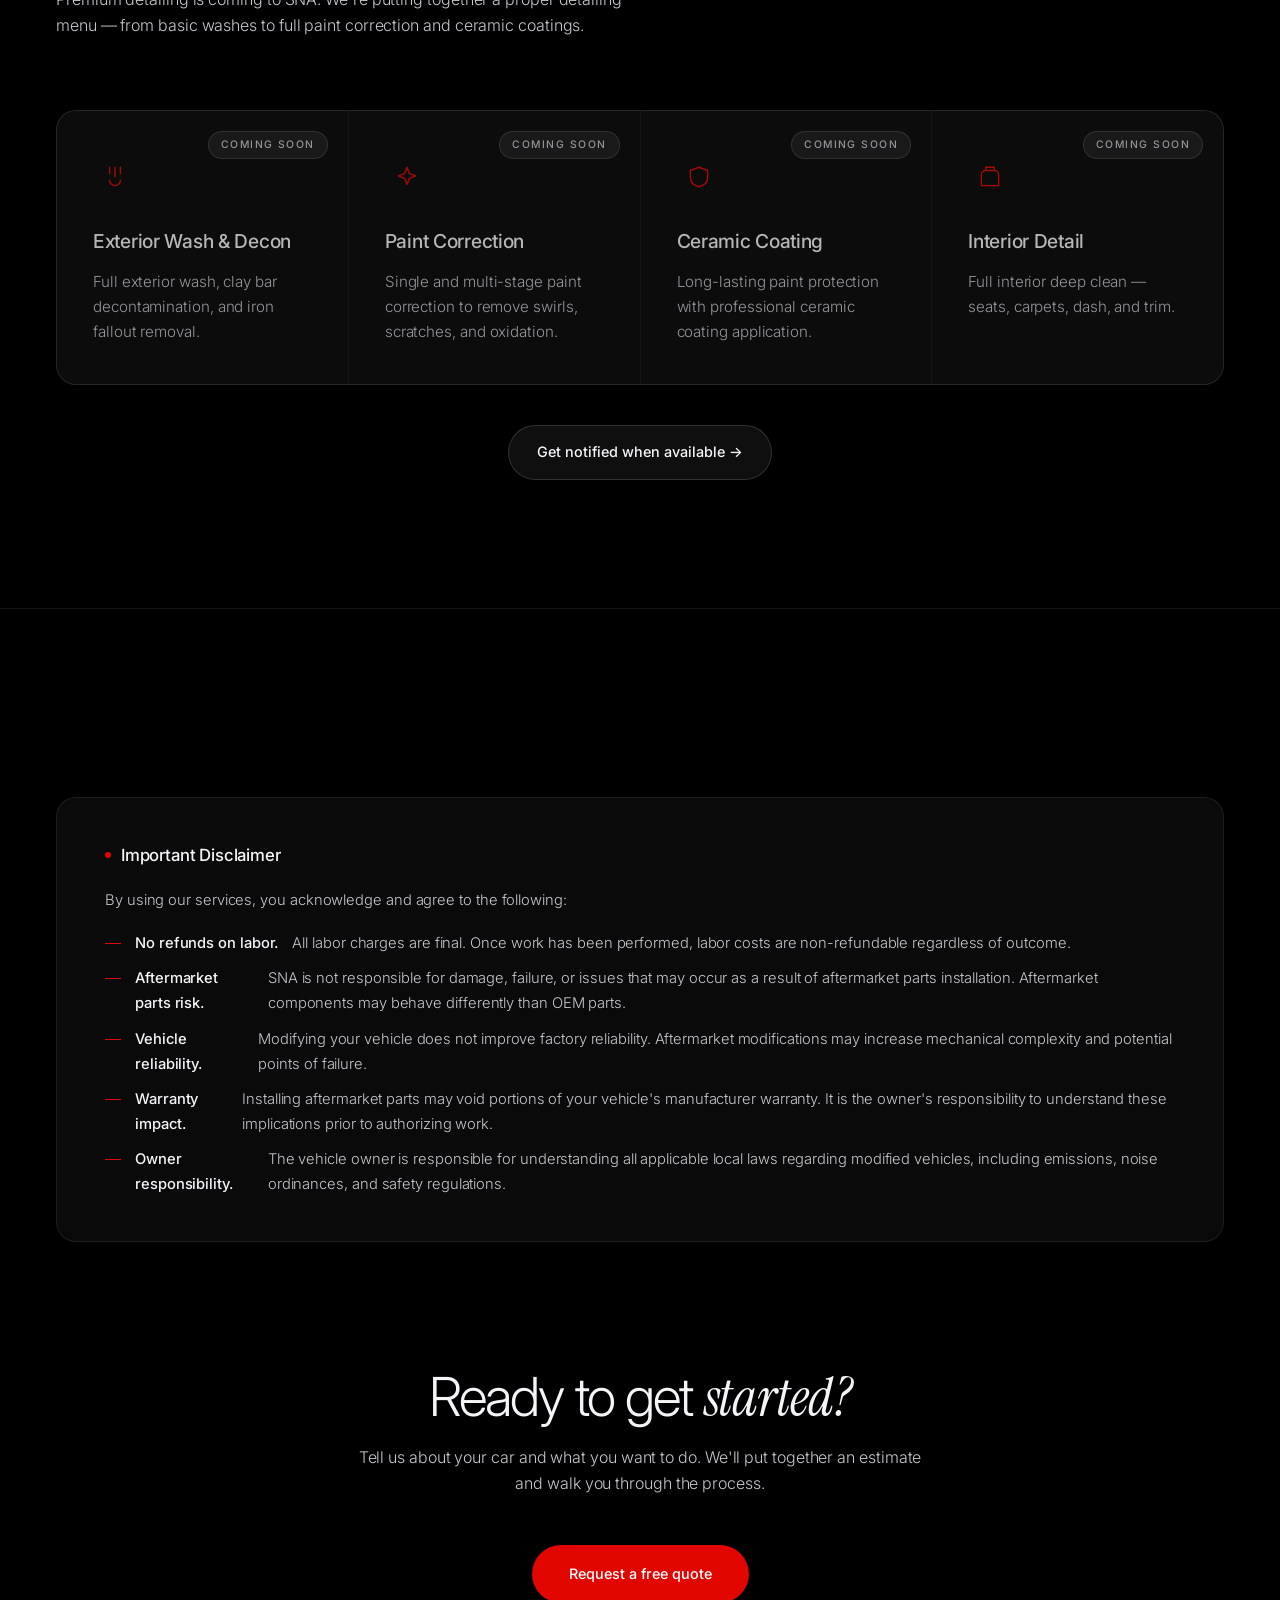
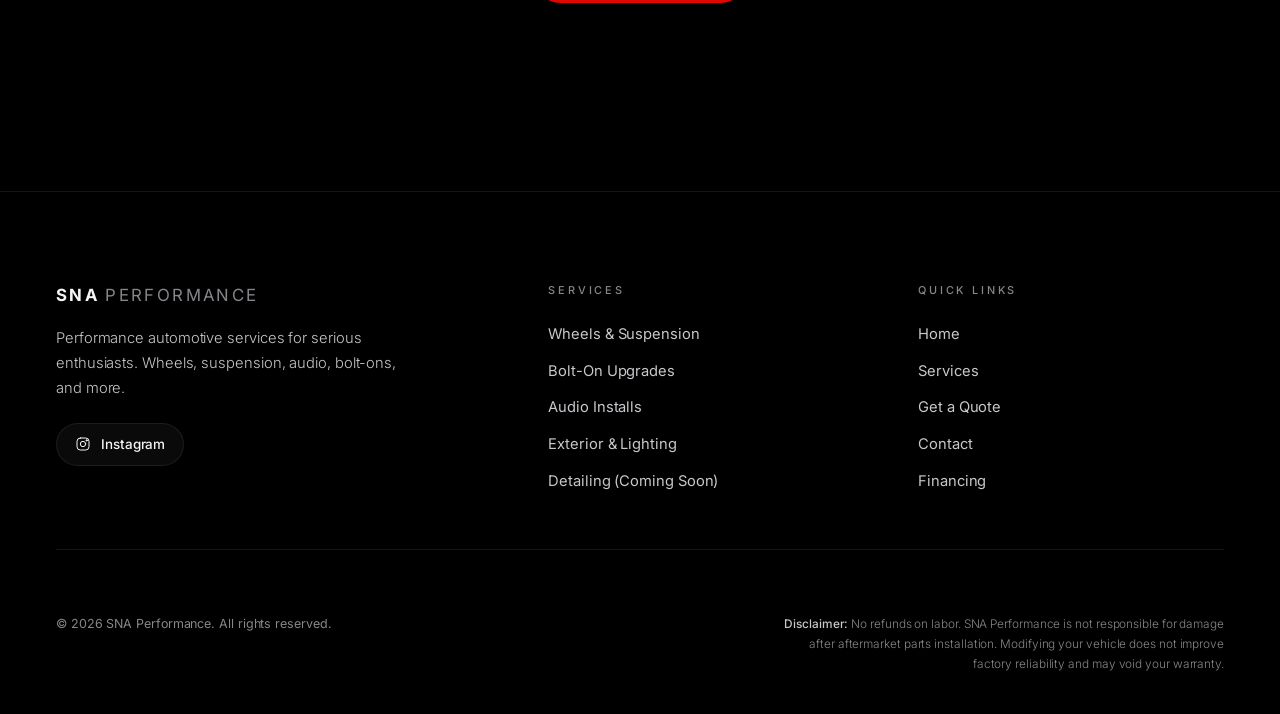
<file: SNA/services.html>
<!DOCTYPE html>
<html lang="en">
<head>
  <meta charset="UTF-8" />
  <meta name="viewport" content="width=device-width, initial-scale=1.0"/>
  <title>Services — SNA Performance</title>
  <meta name="description" content="SNA Performance offers wheels & suspension, bolt-on upgrades, audio installs, exterior cosmetics, and more. Mustang specialists and multi-make performance shop."/>
  <link rel="icon" type="image/png" href="images/logo/logo.PNG"/>
  <link rel="apple-touch-icon" href="images/logo/logo.PNG"/>
  <link rel="stylesheet" href="style.css"/>
</head>
<body>

<!-- ===== NAV ===== -->
<nav class="nav">
  <a href="index.html" class="nav-logo">SNA <span>Performance</span></a>
  <ul class="nav-links">
    <li><a href="index.html">Home</a></li>
    <li><a href="services.html" class="active">Services</a></li>
    <li><a href="quote.html">Get a Quote</a></li>
    <li><a href="contact.html">Contact</a></li>
    <li><a href="quote.html" class="nav-cta">Book Now</a></li>
  </ul>
  <div class="nav-toggle" onclick="toggleMenu(this)">
    <span></span><span></span><span></span>
  </div>
</nav>

<div id="mobile-menu" style="display:none;position:fixed;top:68px;left:0;right:0;background:rgba(0,0,0,0.96);backdrop-filter:blur(18px);z-index:999;padding:32px 24px;border-bottom:1px solid rgba(255,255,255,0.08);">
  <ul style="display:flex;flex-direction:column;gap:22px;">
    <li><a href="index.html" style="color:#c7c7cc;font-size:1.05rem;font-weight:500;">Home</a></li>
    <li><a href="services.html" style="color:#fff;font-size:1.05rem;font-weight:500;">Services</a></li>
    <li><a href="quote.html" style="color:#c7c7cc;font-size:1.05rem;font-weight:500;">Get a Quote</a></li>
    <li><a href="contact.html" style="color:#c7c7cc;font-size:1.05rem;font-weight:500;">Contact</a></li>
    <li><a href="quote.html" class="btn btn-primary" style="justify-content:center;">Book Now</a></li>
  </ul>
</div>

<div class="page">

  <!-- ===== PAGE HERO ===== -->
  <div class="page-hero">
    <div class="page-hero-grid"></div>
    <div class="container">
      <p class="section-label">What We Offer</p>
      <h1>Our <em>services</em>.</h1>
      <p>Everything your car needs — from stance setups and bolt-on power to full audio builds and exterior installs. If it makes your car better, we do it.</p>
    </div>
  </div>

  <!-- ===== SUSPENSION ===== -->
  <section id="suspension">
    <div class="container">
      <p class="section-label">Category 01</p>
      <h2 class="section-title">Wheels, tires &amp; <em>suspension</em>.</h2>
      <p class="section-sub">
        Whether you're building a slammed show car or a precise track weapon, we dial in your suspension exactly how you want it.
      </p>

      <div class="cards-grid">
        <div class="card">
          <div class="card-icon">
            <svg viewBox="0 0 24 24" fill="none" stroke="currentColor" stroke-linecap="round" stroke-linejoin="round"><path d="M4 20l7-14 9 14z"/><path d="M4 20h16"/></svg>
          </div>
          <h3 class="card-title">Stance Setups</h3>
          <p class="card-text">Dial in wheel offset, ride height, and camber to achieve aggressive stance without sacrificing driveability.</p>
          <ul class="card-list">
            <li>Wheel fitment consultation</li>
            <li>Lowering spring &amp; coilover installs</li>
            <li>Camber kit installs</li>
            <li>Flush &amp; poke fitment</li>
          </ul>
        </div>

        <div class="card">
          <div class="card-icon">
            <svg viewBox="0 0 24 24" fill="none" stroke="currentColor" stroke-linecap="round" stroke-linejoin="round"><path d="M5 4v4h4"/><path d="M5 8a8 8 0 1 1-1 6"/></svg>
          </div>
          <h3 class="card-title">Street &amp; Track Setup</h3>
          <p class="card-text">Performance-oriented suspension tuning for drivers who want both street manners and track capability.</p>
          <ul class="card-list">
            <li>Coilover setup &amp; corner balancing</li>
            <li>Sway bar upgrades</li>
            <li>Alignment for track or street</li>
            <li>Bushing &amp; subframe upgrades</li>
          </ul>
        </div>

        <div class="card">
          <div class="card-icon">
            <svg viewBox="0 0 24 24" fill="none" stroke="currentColor" stroke-linecap="round" stroke-linejoin="round"><circle cx="11" cy="11" r="7"/><path d="M21 21l-4.3-4.3"/></svg>
          </div>
          <h3 class="card-title">Handling Upgrades &amp; Diagnostics</h3>
          <p class="card-text">Clunks, vague steering, or uneven wear? We diagnose and fix suspension issues and recommend upgrades that genuinely improve your driving experience.</p>
          <ul class="card-list">
            <li>Full suspension inspection</li>
            <li>Ball joint &amp; tie rod replacement</li>
            <li>Strut &amp; shock replacement</li>
            <li>Steering &amp; handling troubleshooting</li>
          </ul>
        </div>

        <div class="card">
          <div class="card-icon">
            <svg viewBox="0 0 24 24" fill="none" stroke="currentColor" stroke-linecap="round" stroke-linejoin="round"><circle cx="12" cy="12" r="9"/><circle cx="12" cy="12" r="3.5"/><path d="M12 3v5M12 16v5M3 12h5M16 12h5"/></svg>
          </div>
          <h3 class="card-title">Wheels &amp; Tires</h3>
          <p class="card-text">New set of wheels? We mount, balance, and set tire pressure properly, and advise on the best tire for your use case.</p>
          <ul class="card-list">
            <li>Wheel mounting &amp; balancing</li>
            <li>TPMS programming</li>
            <li>Tire fitment advice</li>
            <li>Spacer installs</li>
          </ul>
        </div>
      </div>
    </div>
  </section>

  <div class="divider"></div>

  <!-- ===== BOLT-ONS ===== -->
  <section id="boltons">
    <div class="container">
      <p class="section-label">Category 02</p>
      <h2 class="section-title">Bolt-on <em>upgrades</em>.</h2>
      <p class="section-sub">
        Real power gains without a full engine build. We install the bolt-ons that make a difference — intake to exhaust and everything between.
      </p>

      <div class="cards-grid">
        <div class="card">
          <div class="card-icon">
            <svg viewBox="0 0 24 24" fill="none" stroke="currentColor" stroke-linecap="round" stroke-linejoin="round"><path d="M4 12h9a4 4 0 1 0 0-8"/><path d="M4 18h13a4 4 0 1 1 0 8"/></svg>
          </div>
          <h3 class="card-title">Cold Air Intakes</h3>
          <p class="card-text">Increase airflow and get a better sound under the hood. Short ram and cold air intakes for most makes and models.</p>
          <ul class="card-list">
            <li>Cold air intake installs</li>
            <li>Short ram intake installs</li>
            <li>Intake spacers</li>
            <li>Filter upgrades</li>
          </ul>
        </div>

        <div class="card">
          <div class="card-icon">
            <svg viewBox="0 0 24 24" fill="none" stroke="currentColor" stroke-linecap="round" stroke-linejoin="round"><circle cx="12" cy="12" r="9"/><path d="M12 6v6l4 2"/></svg>
          </div>
          <h3 class="card-title">Throttle Body Upgrades</h3>
          <p class="card-text">A larger throttle body helps your engine breathe better at wide open throttle. We source and install the right one for your setup.</p>
          <ul class="card-list">
            <li>Throttle body swap</li>
            <li>Throttle body spacers</li>
            <li>Throttle body cleaning</li>
          </ul>
        </div>

        <div class="card">
          <div class="card-icon">
            <svg viewBox="0 0 24 24" fill="none" stroke="currentColor" stroke-linecap="round" stroke-linejoin="round"><path d="M12 3c-2 3-2 5 0 8s2 5 0 8"/><path d="M16 5c-2 3-2 5 0 8s2 5 0 8"/><path d="M8 5c-2 3-2 5 0 8s2 5 0 8"/></svg>
          </div>
          <h3 class="card-title">Headers &amp; Manifolds</h3>
          <p class="card-text">Long-tube or shorty headers — proper header fitment makes a significant difference in power and exhaust tone.</p>
          <ul class="card-list">
            <li>Long-tube header installs</li>
            <li>Shorty header installs</li>
            <li>Exhaust manifold replacement</li>
            <li>H-pipe &amp; X-pipe installs</li>
          </ul>
        </div>

        <div class="card">
          <div class="card-icon">
            <svg viewBox="0 0 24 24" fill="none" stroke="currentColor" stroke-linecap="round" stroke-linejoin="round"><path d="M3 12h11a5 5 0 0 1 5 5v2"/><circle cx="19" cy="12" r="2"/></svg>
          </div>
          <h3 class="card-title">Cat-Back Exhaust</h3>
          <p class="card-text">Get the sound and performance you want. Axle-back and cat-back systems installed with proper fitment and minimal drone.</p>
          <ul class="card-list">
            <li>Cat-back system installs</li>
            <li>Axle-back installs</li>
            <li>Muffler replacements</li>
            <li>Active exhaust systems</li>
          </ul>
        </div>
      </div>
    </div>
  </section>

  <div class="divider"></div>

  <!-- ===== AUDIO ===== -->
  <section id="audio">
    <div class="container">
      <p class="section-label">Category 03</p>
      <h2 class="section-title">Audio <em>installs</em>.</h2>
      <p class="section-sub">
        From a simple head unit swap to a full custom audio build — we wire everything clean and make it sound right.
      </p>

      <div class="cards-grid">
        <div class="card">
          <div class="card-icon">
            <svg viewBox="0 0 24 24" fill="none" stroke="currentColor" stroke-linecap="round" stroke-linejoin="round"><rect x="3" y="7" width="18" height="12" rx="2"/><circle cx="8" cy="13" r="2"/><path d="M14 11h4M14 15h4"/></svg>
          </div>
          <h3 class="card-title">Head Unit Upgrades</h3>
          <p class="card-text">Upgrade from your factory radio to a modern touchscreen unit with CarPlay, Android Auto, backup camera, and more.</p>
          <ul class="card-list">
            <li>Double-DIN &amp; touchscreen installs</li>
            <li>Apple CarPlay / Android Auto setup</li>
            <li>Dash kit &amp; wiring harness</li>
            <li>Backup camera integration</li>
          </ul>
        </div>

        <div class="card">
          <div class="card-icon">
            <svg viewBox="0 0 24 24" fill="none" stroke="currentColor" stroke-linecap="round" stroke-linejoin="round"><path d="M3 10v4a1 1 0 0 0 1 1h3l4.5 4V5L7 9H4a1 1 0 0 0-1 1z"/><path d="M16 8a5 5 0 0 1 0 8M19 5a9 9 0 0 1 0 14"/></svg>
          </div>
          <h3 class="card-title">Speaker Upgrades</h3>
          <p class="card-text">Replace stock speakers with component or coaxial sets that actually sound good. Baffles, deadening, and tuning for best sound.</p>
          <ul class="card-list">
            <li>Component speaker sets</li>
            <li>Coaxial speaker installs</li>
            <li>Tweeters &amp; crossovers</li>
            <li>Speaker baffles &amp; adapters</li>
          </ul>
        </div>

        <div class="card">
          <div class="card-icon">
            <svg viewBox="0 0 24 24" fill="none" stroke="currentColor" stroke-linecap="round" stroke-linejoin="round"><circle cx="12" cy="12" r="9"/><circle cx="12" cy="12" r="4"/><circle cx="12" cy="12" r="1.5" fill="currentColor"/></svg>
          </div>
          <h3 class="card-title">Subwoofer &amp; Amp Installs</h3>
          <p class="card-text">Clean power, proper wiring, and a box that fits your build. Full subwoofer and amplifier installs done right — no rat's nests.</p>
          <ul class="card-list">
            <li>Subwoofer &amp; box installs</li>
            <li>Amplifier wiring &amp; install</li>
            <li>Bass processor tuning</li>
            <li>Custom enclosure solutions</li>
          </ul>
        </div>

        <div class="card">
          <div class="card-icon">
            <svg viewBox="0 0 24 24" fill="none" stroke="currentColor" stroke-linecap="round" stroke-linejoin="round"><path d="M12 3l8 3v6c0 5-3.5 8-8 9-4.5-1-8-4-8-9V6z"/></svg>
          </div>
          <h3 class="card-title">Sound Deadening</h3>
          <p class="card-text">Cut down road noise and vibration so you actually hear your music. Material applied to floors, doors, and trunk areas.</p>
          <ul class="card-list">
            <li>Door panel deadening</li>
            <li>Floor &amp; firewall treatment</li>
            <li>Trunk deadening</li>
            <li>Full vehicle treatments</li>
          </ul>
        </div>
      </div>
    </div>
  </section>

  <div class="divider"></div>

  <!-- ===== EXTERIOR ===== -->
  <section id="exterior">
    <div class="container">
      <p class="section-label">Category 04</p>
      <h2 class="section-title">Exterior &amp; <em>cosmetics</em>.</h2>
      <p class="section-sub">
        The finishing touches that make your build look as good as it performs. Exterior pieces installed cleanly with proper fitment.
      </p>

      <div class="cards-grid">
        <div class="card">
          <div class="card-icon">
            <svg viewBox="0 0 24 24" fill="none" stroke="currentColor" stroke-linecap="round" stroke-linejoin="round"><path d="M12 3v3M5.6 5.6l2 2M18.4 5.6l-2 2M3 12h3M18 12h3M9 16a3 3 0 1 1 6 0v4H9z"/></svg>
          </div>
          <h3 class="card-title">Lighting Upgrades</h3>
          <p class="card-text">Upgrade your headlights, taillights, fogs, and interior lighting for better visibility and a cleaner look.</p>
          <ul class="card-list">
            <li>LED headlight conversions</li>
            <li>Taillight installs</li>
            <li>Fog light upgrades</li>
            <li>Interior LED upgrades</li>
          </ul>
        </div>

        <div class="card">
          <div class="card-icon">
            <svg viewBox="0 0 24 24" fill="none" stroke="currentColor" stroke-linecap="round" stroke-linejoin="round"><path d="M3 17l2-6a2 2 0 0 1 2-1.5h10A2 2 0 0 1 19 11l2 6"/><path d="M5 17h14v3H5z"/><circle cx="7.5" cy="17" r="1.5"/><circle cx="16.5" cy="17" r="1.5"/></svg>
          </div>
          <h3 class="card-title">Aero &amp; Body Kits</h3>
          <p class="card-text">Front lips, side skirts, rear diffusers — properly test-fitted and installed for a clean, factory-style result.</p>
          <ul class="card-list">
            <li>Front lip &amp; splitter installs</li>
            <li>Side skirts</li>
            <li>Rear diffusers</li>
            <li>Full body kit installs</li>
          </ul>
        </div>

        <div class="card">
          <div class="card-icon">
            <svg viewBox="0 0 24 24" fill="none" stroke="currentColor" stroke-linecap="round" stroke-linejoin="round"><path d="M3 15h18M5 15l2-4h10l2 4M9 19h6"/></svg>
          </div>
          <h3 class="card-title">Spoilers &amp; Decklids</h3>
          <p class="card-text">Add a spoiler or decklid swap for a more aggressive look. Drilled, sealed, and fit properly so it looks factory.</p>
          <ul class="card-list">
            <li>Trunk spoiler installs</li>
            <li>Decklid panel swaps</li>
            <li>Wing installs</li>
            <li>Gurney flap add-ons</li>
          </ul>
        </div>

        <div class="card">
          <div class="card-icon">
            <svg viewBox="0 0 24 24" fill="none" stroke="currentColor" stroke-linecap="round" stroke-linejoin="round"><rect x="5" y="7" width="14" height="12" rx="2"/><path d="M8 10v6M12 10v6M16 10v6"/></svg>
          </div>
          <h3 class="card-title">Grille &amp; Front-End</h3>
          <p class="card-text">Aftermarket grille installs, fascia swaps, and front-end cosmetic work done clean and tight.</p>
          <ul class="card-list">
            <li>Grille replacements</li>
            <li>Fascia swaps</li>
            <li>Emblem &amp; badge work</li>
            <li>Hood swap assistance</li>
          </ul>
        </div>
      </div>
    </div>
  </section>

  <div class="divider"></div>

  <!-- ===== DETAILING ===== -->
  <section id="detailing">
    <div class="container">
      <p class="section-label">Coming Soon</p>
      <h2 class="section-title">Detailing <em>services</em>.</h2>
      <p class="section-sub">
        Premium detailing is coming to SNA. We're putting together a proper detailing menu — from basic washes to full paint correction and ceramic coatings.
      </p>

      <div class="cards-grid">
        <div class="card" style="opacity:0.72;">
          <span class="card-soon">Coming Soon</span>
          <div class="card-icon">
            <svg viewBox="0 0 24 24" fill="none" stroke="currentColor" stroke-linecap="round" stroke-linejoin="round"><path d="M7 3v6M17 3v6M12 3v9M7 15a5 5 0 0 0 10 0"/></svg>
          </div>
          <h3 class="card-title">Exterior Wash &amp; Decon</h3>
          <p class="card-text">Full exterior wash, clay bar decontamination, and iron fallout removal.</p>
        </div>
        <div class="card" style="opacity:0.72;">
          <span class="card-soon">Coming Soon</span>
          <div class="card-icon">
            <svg viewBox="0 0 24 24" fill="none" stroke="currentColor" stroke-linecap="round" stroke-linejoin="round"><path d="M12 3l2.2 5.8L20 11l-5.8 2.2L12 19l-2.2-5.8L4 11l5.8-2.2z"/></svg>
          </div>
          <h3 class="card-title">Paint Correction</h3>
          <p class="card-text">Single and multi-stage paint correction to remove swirls, scratches, and oxidation.</p>
        </div>
        <div class="card" style="opacity:0.72;">
          <span class="card-soon">Coming Soon</span>
          <div class="card-icon">
            <svg viewBox="0 0 24 24" fill="none" stroke="currentColor" stroke-linecap="round" stroke-linejoin="round"><path d="M12 3l8 3v6c0 5-3.5 8-8 9-4.5-1-8-4-8-9V6z"/></svg>
          </div>
          <h3 class="card-title">Ceramic Coating</h3>
          <p class="card-text">Long-lasting paint protection with professional ceramic coating application.</p>
        </div>
        <div class="card" style="opacity:0.72;">
          <span class="card-soon">Coming Soon</span>
          <div class="card-icon">
            <svg viewBox="0 0 24 24" fill="none" stroke="currentColor" stroke-linecap="round" stroke-linejoin="round"><path d="M4 20V10a4 4 0 0 1 4-4h8a4 4 0 0 1 4 4v10M4 20h16M8 6V3h8v3"/></svg>
          </div>
          <h3 class="card-title">Interior Detail</h3>
          <p class="card-text">Full interior deep clean — seats, carpets, dash, and trim.</p>
        </div>
      </div>

      <div style="text-align:center;margin-top:40px;">
        <a href="contact.html" class="btn btn-secondary">Get notified when available →</a>
      </div>
    </div>
  </section>

  <div class="divider"></div>

  <!-- ===== DISCLAIMER ===== -->
  <section>
    <div class="container">
      <div class="disclaimer-box">
        <h3>Important Disclaimer</h3>
        <p>By using our services, you acknowledge and agree to the following:</p>
        <ul style="margin-top:18px;">
          <li><strong>No refunds on labor.</strong> All labor charges are final. Once work has been performed, labor costs are non-refundable regardless of outcome.</li>
          <li><strong>Aftermarket parts risk.</strong> SNA is not responsible for damage, failure, or issues that may occur as a result of aftermarket parts installation. Aftermarket components may behave differently than OEM parts.</li>
          <li><strong>Vehicle reliability.</strong> Modifying your vehicle does not improve factory reliability. Aftermarket modifications may increase mechanical complexity and potential points of failure.</li>
          <li><strong>Warranty impact.</strong> Installing aftermarket parts may void portions of your vehicle's manufacturer warranty. It is the owner's responsibility to understand these implications prior to authorizing work.</li>
          <li><strong>Owner responsibility.</strong> The vehicle owner is responsible for understanding all applicable local laws regarding modified vehicles, including emissions, noise ordinances, and safety regulations.</li>
        </ul>
      </div>
    </div>
  </section>

  <!-- ===== CTA ===== -->
  <section style="text-align:center;padding-top:0;">
    <div class="container">
      <h2 class="section-title" style="margin-left:auto;margin-right:auto;">Ready to get <em>started?</em></h2>
      <p class="section-sub" style="margin:0 auto 48px;">
        Tell us about your car and what you want to do. We'll put together an estimate and walk you through the process.
      </p>
      <a href="quote.html" class="btn btn-accent" style="padding:17px 36px;">Request a free quote</a>
    </div>
  </section>

</div>

<!-- ===== FOOTER ===== -->
<footer>
  <div class="footer-grid">
    <div class="footer-brand">
      <div class="footer-logo">SNA <span>Performance</span></div>
      <p class="footer-tagline">Performance automotive services for serious enthusiasts. Wheels, suspension, audio, bolt-ons, and more.</p>
      <div class="social-links" style="margin-top:22px;">
        <a href="https://www.instagram.com/sna_fjus_" target="_blank" class="social-link">
          <svg width="16" height="16" viewBox="0 0 24 24" fill="none" stroke="currentColor" stroke-width="1.5" stroke-linecap="round" stroke-linejoin="round"><rect x="3" y="3" width="18" height="18" rx="5"/><circle cx="12" cy="12" r="4"/><circle cx="17.5" cy="6.5" r="1" fill="currentColor"/></svg>
          Instagram
        </a>
      </div>
    </div>
    <div class="footer-col">
      <h4>Services</h4>
      <ul>
        <li><a href="#suspension">Wheels &amp; Suspension</a></li>
        <li><a href="#boltons">Bolt-On Upgrades</a></li>
        <li><a href="#audio">Audio Installs</a></li>
        <li><a href="#exterior">Exterior &amp; Lighting</a></li>
        <li><a href="#detailing">Detailing (Coming Soon)</a></li>
      </ul>
    </div>
    <div class="footer-col">
      <h4>Quick Links</h4>
      <ul>
        <li><a href="index.html">Home</a></li>
        <li><a href="services.html">Services</a></li>
        <li><a href="quote.html">Get a Quote</a></li>
        <li><a href="contact.html">Contact</a></li>
        <li><a href="https://www.affirm.com" target="_blank">Financing</a></li>
      </ul>
    </div>
  </div>
  <div class="footer-bottom">
    <p class="footer-copy">© 2026 SNA Performance. All rights reserved.</p>
    <p class="footer-disclaimer">
      <strong>Disclaimer:</strong> No refunds on labor. SNA Performance is not responsible for damage after aftermarket parts installation. Modifying your vehicle does not improve factory reliability and may void your warranty.
    </p>
  </div>
</footer>

<script>
  function toggleMenu() {
    const menu = document.getElementById('mobile-menu');
    menu.style.display = menu.style.display === 'block' ? 'none' : 'block';
  }
</script>
</body>
</html>
</file>
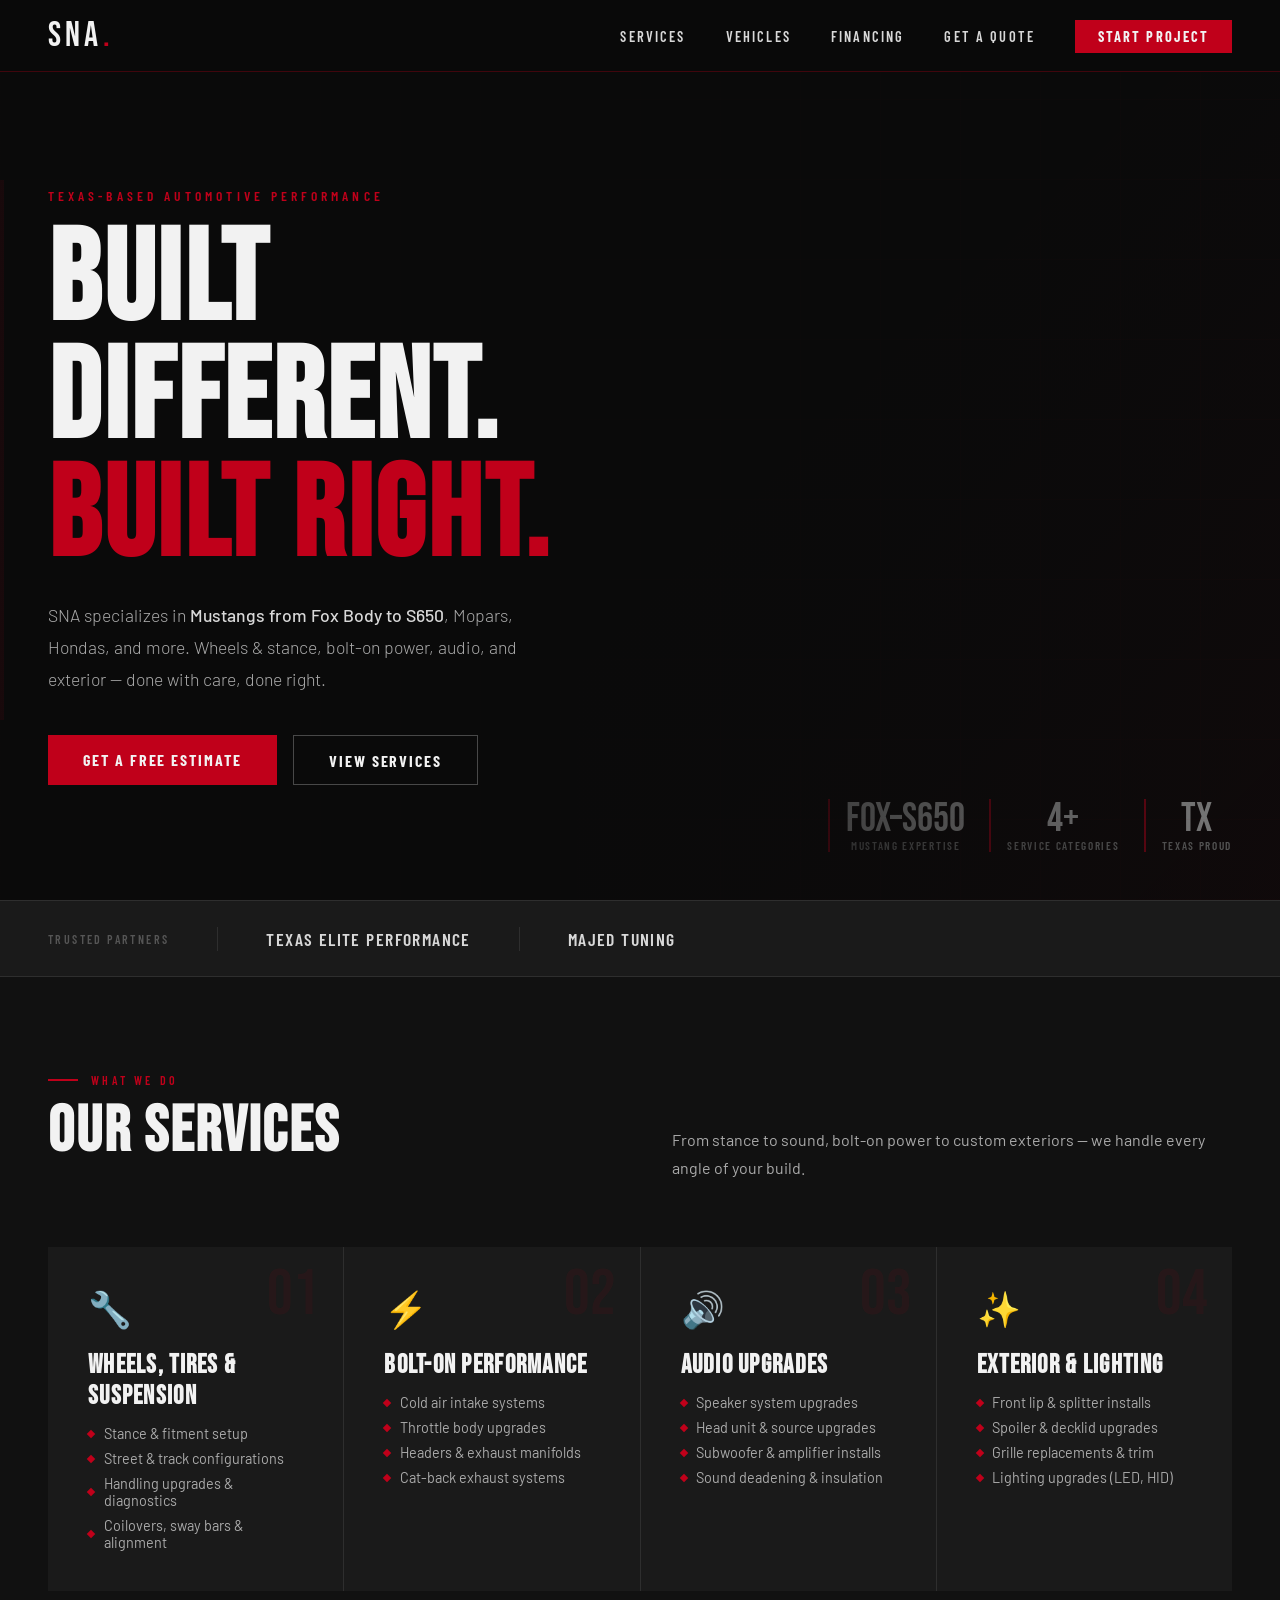
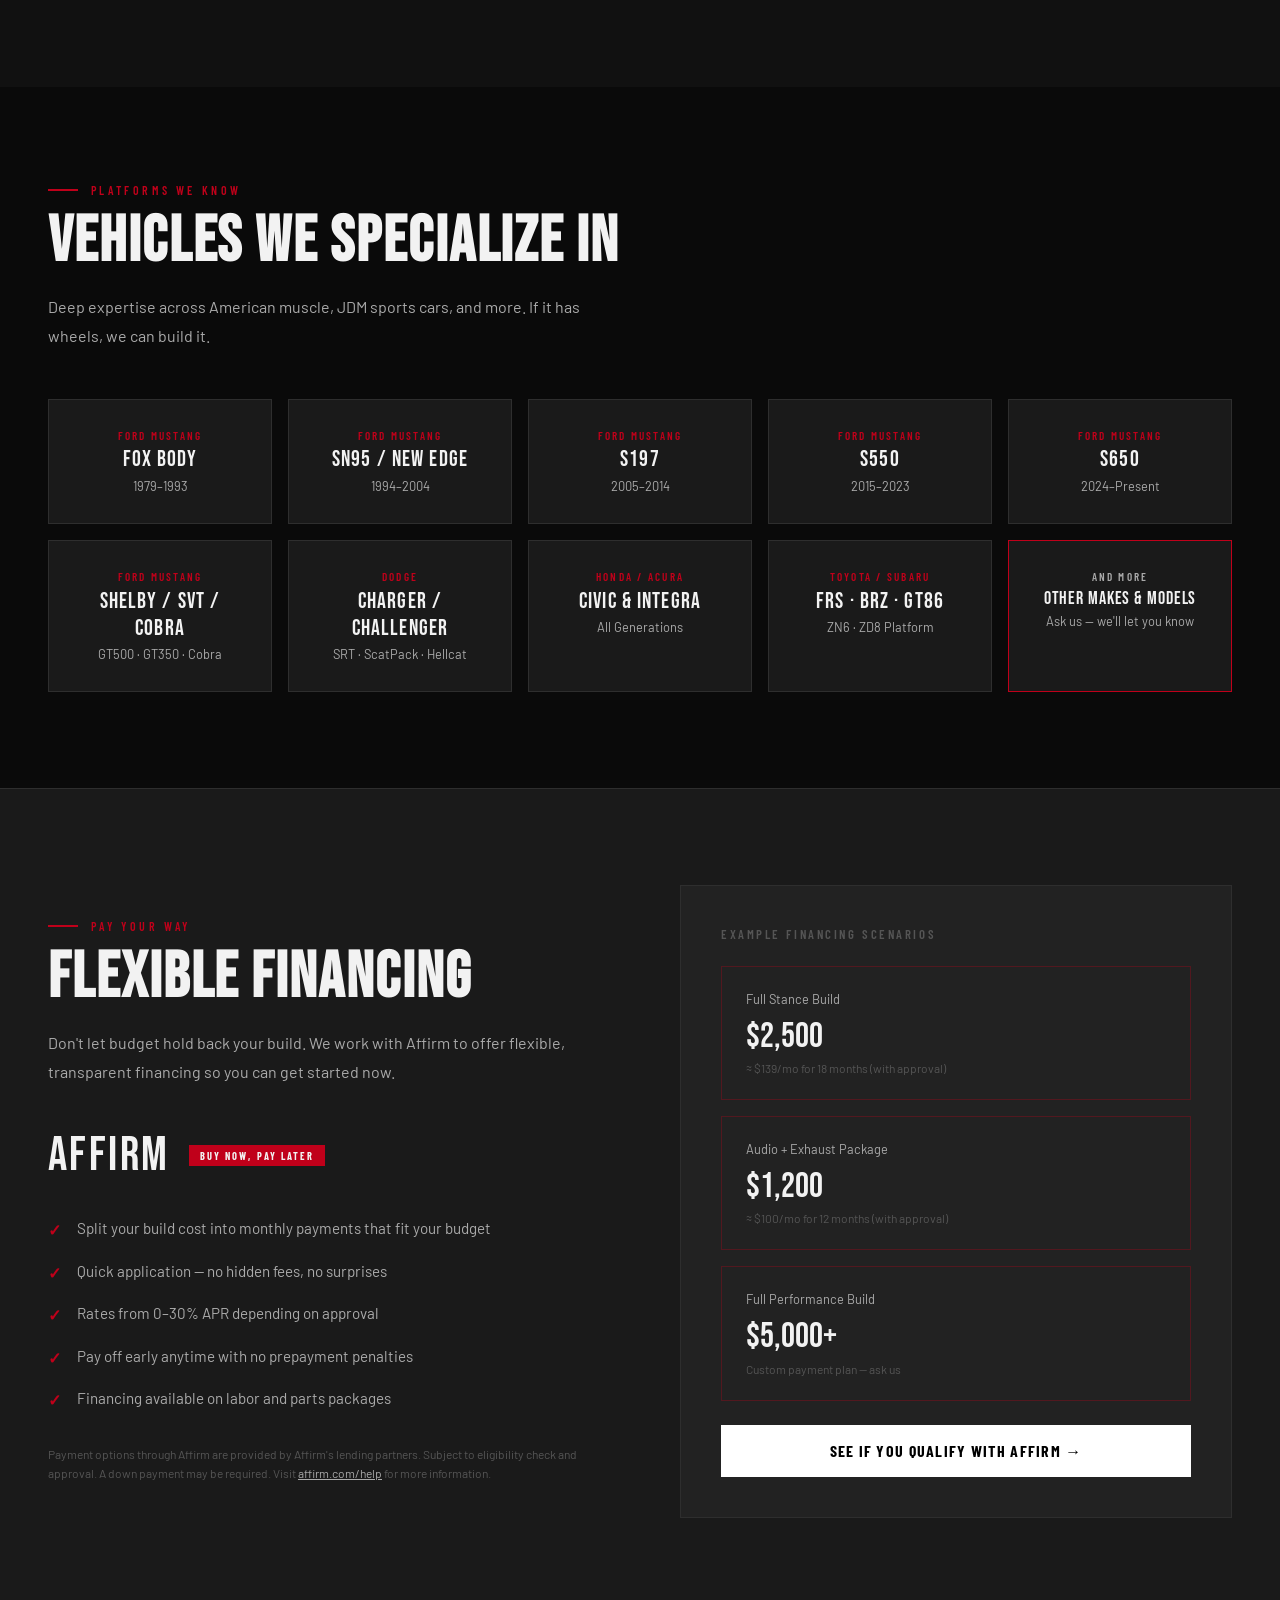
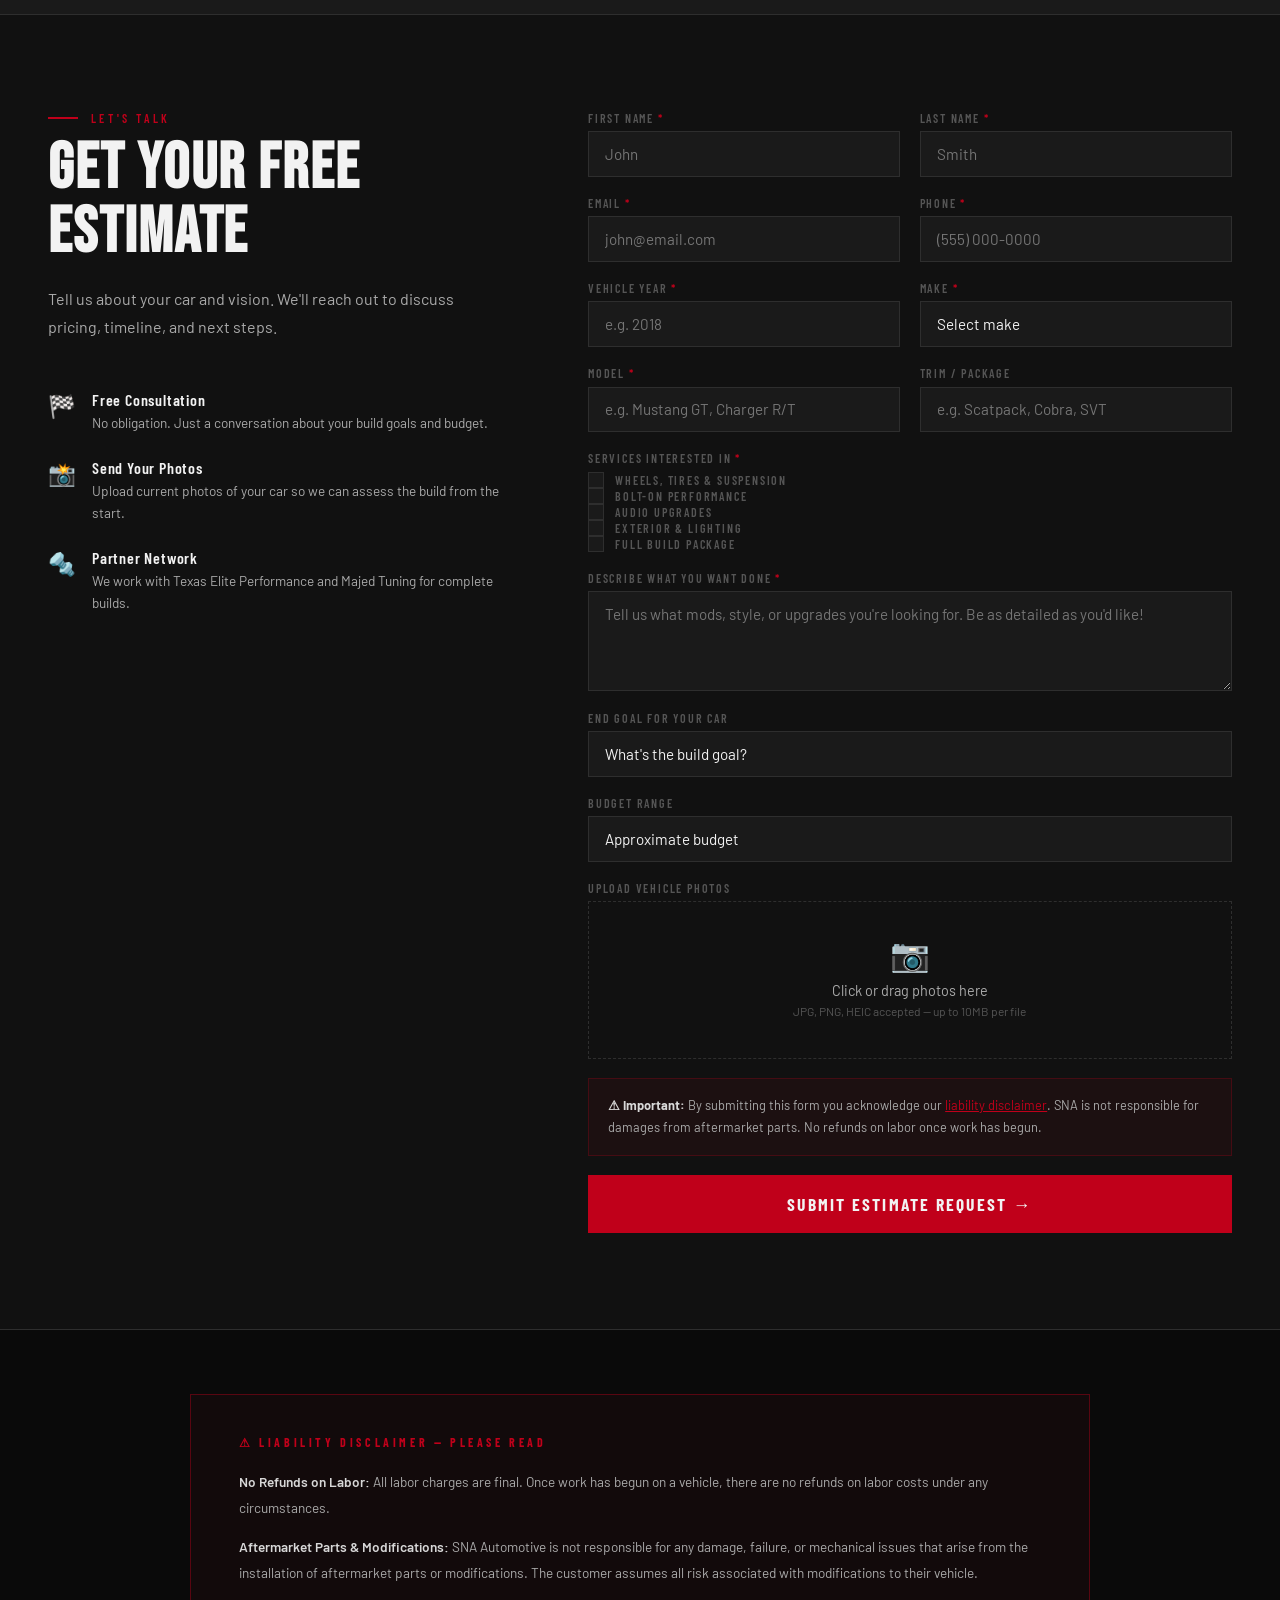
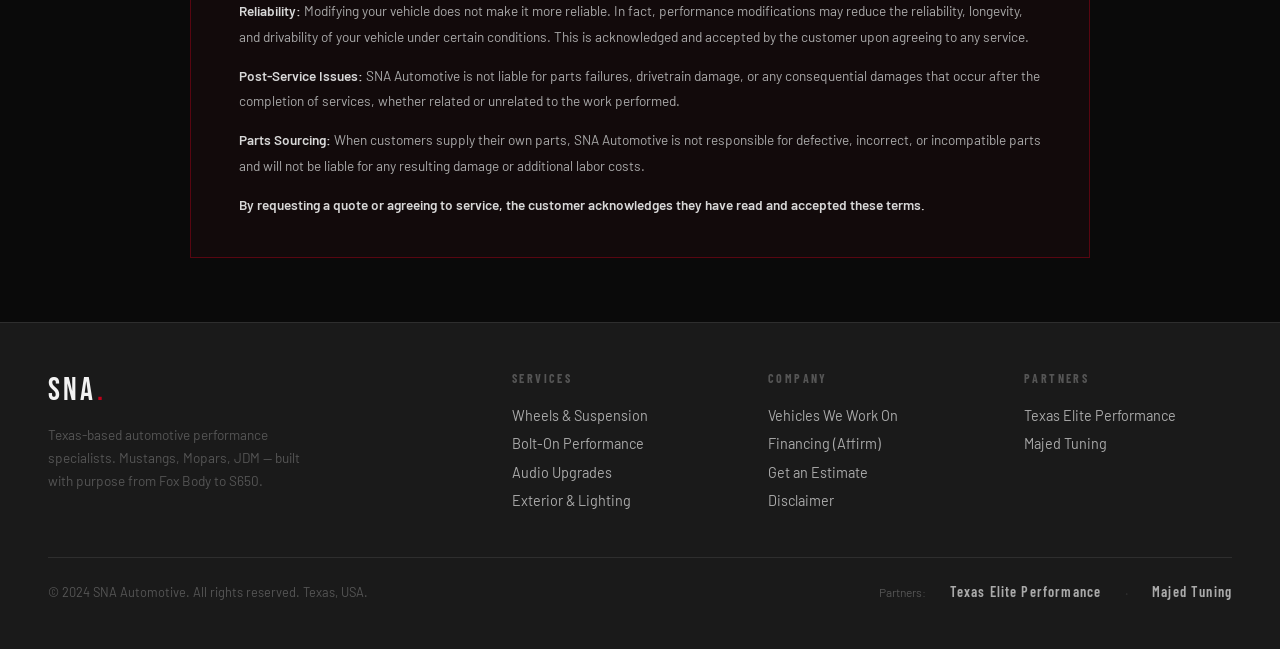
<file: SNA/SNA_website.html>
<!DOCTYPE html>
<html lang="en">
<head>
<meta charset="UTF-8">
<meta name="viewport" content="width=device-width, initial-scale=1.0">
<title>SNA Automotive | Performance. Built Right.</title>
<link rel="preconnect" href="https://fonts.googleapis.com">
<link href="https://fonts.googleapis.com/css2?family=Bebas+Neue&family=Barlow:wght@300;400;500;600;700&family=Barlow+Condensed:wght@400;600;700&display=swap" rel="stylesheet">
<style>
  :root {
    --red: #C0001A;
    --red-dark: #8A0012;
    --red-glow: #E8001F;
    --black: #0A0A0A;
    --dark: #111111;
    --dark2: #1A1A1A;
    --dark3: #222222;
    --gray: #2E2E2E;
    --mid: #555555;
    --light: #AAAAAA;
    --white: #F2F2F2;
    --offwhite: #D8D8D8;
  }
  *, *::before, *::after { box-sizing: border-box; margin: 0; padding: 0; }
  html { scroll-behavior: smooth; }
  body {
    background: var(--black);
    color: var(--white);
    font-family: 'Barlow', sans-serif;
    font-weight: 400;
    overflow-x: hidden;
  }

  /* NAV */
  nav {
    position: fixed;
    top: 0; left: 0; right: 0;
    z-index: 1000;
    display: flex;
    align-items: center;
    justify-content: space-between;
    padding: 0 3rem;
    height: 72px;
    background: rgba(10,10,10,0.96);
    border-bottom: 1px solid rgba(192,0,26,0.3);
    backdrop-filter: blur(8px);
  }
  .nav-logo {
    font-family: 'Bebas Neue', sans-serif;
    font-size: 2.2rem;
    letter-spacing: 0.12em;
    color: var(--white);
    text-decoration: none;
  }
  .nav-logo span { color: var(--red); }
  .nav-links {
    display: flex;
    gap: 2.5rem;
    list-style: none;
  }
  .nav-links a {
    font-family: 'Barlow Condensed', sans-serif;
    font-size: 0.9rem;
    font-weight: 600;
    letter-spacing: 0.15em;
    text-transform: uppercase;
    color: var(--offwhite);
    text-decoration: none;
    transition: color 0.2s;
  }
  .nav-links a:hover { color: var(--red); }
  .nav-cta {
    background: var(--red);
    color: var(--white) !important;
    padding: 0.5rem 1.4rem !important;
    font-weight: 700 !important;
    border: none;
    transition: background 0.2s !important;
  }
  .nav-cta:hover { background: var(--red-dark) !important; color: var(--white) !important; }
  .hamburger { display: none; flex-direction: column; gap: 5px; cursor: pointer; }
  .hamburger span { display: block; width: 26px; height: 2px; background: var(--white); }

  /* HERO */
  .hero {
    min-height: 100vh;
    display: flex;
    flex-direction: column;
    justify-content: center;
    padding: 0 3rem;
    padding-top: 72px;
    position: relative;
    overflow: hidden;
    background: var(--black);
  }
  .hero-photo {
    position: absolute;
    inset: 0;
    background-image: url('https://images.unsplash.com/photo-1550353175-a3611868086b?auto=format&fit=crop&w=1920&q=80');
    background-size: cover;
    background-position: center 40%;
    opacity: 0.28;
    z-index: 0;
  }
  .hero-bg {
    position: absolute;
    inset: 0;
    background:
      linear-gradient(to right, rgba(10,10,10,0.92) 45%, rgba(10,10,10,0.5) 100%),
      repeating-linear-gradient(90deg, rgba(192,0,26,0.03) 0px, rgba(192,0,26,0.03) 1px, transparent 1px, transparent 80px),
      repeating-linear-gradient(0deg, rgba(192,0,26,0.03) 0px, rgba(192,0,26,0.03) 1px, transparent 1px, transparent 80px);
    z-index: 1;
  }
  .hero-accent {
    position: absolute;
    top: 0; right: 0;
    width: 55%;
    height: 100%;
    background: linear-gradient(135deg, transparent 40%, rgba(192,0,26,0.06) 100%);
    pointer-events: none;
  }
  .hero-line {
    position: absolute;
    left: 0;
    width: 4px;
    height: 60%;
    top: 20%;
    background: var(--red);
  }
  .hero-content {
    position: relative;
    z-index: 1;
    max-width: 900px;
  }
  .hero-eyebrow {
    font-family: 'Barlow Condensed', sans-serif;
    font-size: 0.85rem;
    font-weight: 600;
    letter-spacing: 0.3em;
    text-transform: uppercase;
    color: var(--red);
    margin-bottom: 1.2rem;
  }
  .hero h1 {
    font-family: 'Bebas Neue', sans-serif;
    font-size: clamp(4rem, 10vw, 9rem);
    line-height: 0.92;
    letter-spacing: 0.02em;
    color: var(--white);
    margin-bottom: 1.5rem;
  }
  .hero h1 em {
    font-style: normal;
    color: var(--red);
    display: block;
  }
  .hero-desc {
    font-size: 1.1rem;
    font-weight: 300;
    color: var(--light);
    max-width: 520px;
    line-height: 1.8;
    margin-bottom: 2.5rem;
  }
  .hero-desc strong { color: var(--offwhite); font-weight: 500; }
  .hero-actions { display: flex; gap: 1rem; flex-wrap: wrap; }
  .btn-primary {
    font-family: 'Barlow Condensed', sans-serif;
    font-size: 1rem;
    font-weight: 700;
    letter-spacing: 0.12em;
    text-transform: uppercase;
    padding: 0.9rem 2.2rem;
    background: var(--red);
    color: var(--white);
    border: none;
    cursor: pointer;
    text-decoration: none;
    display: inline-block;
    transition: background 0.2s, transform 0.1s;
  }
  .btn-primary:hover { background: var(--red-dark); transform: translateY(-1px); }
  .btn-outline {
    font-family: 'Barlow Condensed', sans-serif;
    font-size: 1rem;
    font-weight: 700;
    letter-spacing: 0.12em;
    text-transform: uppercase;
    padding: 0.9rem 2.2rem;
    background: transparent;
    color: var(--white);
    border: 1px solid rgba(255,255,255,0.25);
    cursor: pointer;
    text-decoration: none;
    display: inline-block;
    transition: border-color 0.2s, color 0.2s;
  }
  .btn-outline:hover { border-color: var(--red); color: var(--red); }
  .hero-badges {
    position: absolute;
    right: 3rem;
    bottom: 3rem;
    display: flex;
    gap: 1.5rem;
  }
  .hero-badge {
    text-align: center;
    border-left: 2px solid var(--red);
    padding-left: 1rem;
  }
  .hero-badge-num {
    font-family: 'Bebas Neue', sans-serif;
    font-size: 2.5rem;
    color: var(--white);
    line-height: 1;
  }
  .hero-badge-label {
    font-family: 'Barlow Condensed', sans-serif;
    font-size: 0.7rem;
    font-weight: 600;
    letter-spacing: 0.15em;
    text-transform: uppercase;
    color: var(--light);
  }

  /* PARTNERS STRIP */
  .partners-strip {
    background: var(--dark2);
    border-top: 1px solid var(--gray);
    border-bottom: 1px solid var(--gray);
    padding: 1.6rem 3rem;
    display: flex;
    align-items: center;
    gap: 3rem;
    flex-wrap: wrap;
  }
  .partners-label {
    font-family: 'Barlow Condensed', sans-serif;
    font-size: 0.75rem;
    font-weight: 600;
    letter-spacing: 0.2em;
    text-transform: uppercase;
    color: var(--mid);
    white-space: nowrap;
  }
  .partner-name {
    font-family: 'Barlow Condensed', sans-serif;
    font-size: 1.1rem;
    font-weight: 600;
    letter-spacing: 0.08em;
    color: var(--offwhite);
    text-transform: uppercase;
  }
  .partner-divider {
    width: 1px;
    height: 24px;
    background: var(--gray);
  }

  /* SECTION COMMONS */
  section { padding: 6rem 3rem; }
  .section-label {
    font-family: 'Barlow Condensed', sans-serif;
    font-size: 0.75rem;
    font-weight: 600;
    letter-spacing: 0.3em;
    text-transform: uppercase;
    color: var(--red);
    margin-bottom: 0.8rem;
    display: flex;
    align-items: center;
    gap: 0.8rem;
  }
  .section-label::before {
    content: '';
    display: block;
    width: 30px;
    height: 2px;
    background: var(--red);
  }
  .section-title {
    font-family: 'Bebas Neue', sans-serif;
    font-size: clamp(2.5rem, 5vw, 4.5rem);
    letter-spacing: 0.03em;
    color: var(--white);
    line-height: 1;
    margin-bottom: 1.2rem;
  }
  .section-desc {
    color: var(--light);
    font-size: 1rem;
    line-height: 1.8;
    max-width: 560px;
  }

  /* SPECIALTIES */
  #services { background: var(--dark); }
  .services-header {
    display: flex;
    justify-content: space-between;
    align-items: flex-end;
    margin-bottom: 4rem;
    flex-wrap: wrap;
    gap: 2rem;
  }
  .services-grid {
    display: grid;
    grid-template-columns: repeat(auto-fit, minmax(280px, 1fr));
    gap: 1px;
    background: var(--gray);
  }
  .service-card {
    background: var(--dark2);
    padding: 2.5rem;
    position: relative;
    overflow: hidden;
    transition: background 0.25s;
  }
  .service-card:hover { background: var(--dark3); }
  .service-card::before {
    content: '';
    position: absolute;
    top: 0; left: 0;
    width: 3px;
    height: 0;
    background: var(--red);
    transition: height 0.3s;
  }
  .service-card:hover::before { height: 100%; }
  .service-icon {
    font-size: 2.2rem;
    margin-bottom: 1.2rem;
    display: block;
  }
  .service-num {
    font-family: 'Bebas Neue', sans-serif;
    font-size: 4rem;
    color: rgba(192,0,26,0.08);
    position: absolute;
    top: 1rem;
    right: 1.5rem;
    line-height: 1;
    pointer-events: none;
  }
  .service-title {
    font-family: 'Bebas Neue', sans-serif;
    font-size: 1.6rem;
    letter-spacing: 0.05em;
    color: var(--white);
    margin-bottom: 0.8rem;
  }
  .service-list {
    list-style: none;
    display: flex;
    flex-direction: column;
    gap: 0.5rem;
  }
  .service-list li {
    font-size: 0.9rem;
    color: var(--light);
    display: flex;
    align-items: center;
    gap: 0.6rem;
  }
  .service-list li::before {
    content: '';
    display: block;
    width: 6px;
    height: 6px;
    background: var(--red);
    flex-shrink: 0;
    transform: rotate(45deg);
  }

  /* VEHICLES WE WORK ON */
  #vehicles { background: var(--black); }
  .vehicles-grid {
    display: grid;
    grid-template-columns: repeat(auto-fit, minmax(200px, 1fr));
    gap: 1rem;
    margin-top: 3rem;
  }
  .vehicle-card {
    background: var(--dark2);
    border: 1px solid var(--gray);
    padding: 1.8rem 1.5rem;
    text-align: center;
    transition: border-color 0.2s, background 0.2s;
    cursor: default;
  }
  .vehicle-card:hover {
    border-color: var(--red);
    background: var(--dark3);
  }
  .vehicle-make {
    font-family: 'Barlow Condensed', sans-serif;
    font-size: 0.7rem;
    font-weight: 600;
    letter-spacing: 0.2em;
    text-transform: uppercase;
    color: var(--red);
    margin-bottom: 0.3rem;
  }
  .vehicle-model {
    font-family: 'Bebas Neue', sans-serif;
    font-size: 1.4rem;
    letter-spacing: 0.05em;
    color: var(--white);
  }
  .vehicle-detail {
    font-size: 0.8rem;
    color: var(--light);
    margin-top: 0.3rem;
  }

  /* GALLERY */
  #gallery {
    background: var(--dark);
    padding: 6rem 3rem;
  }
  .gallery-header {
    display: flex;
    justify-content: space-between;
    align-items: flex-end;
    margin-bottom: 3rem;
    flex-wrap: wrap;
    gap: 2rem;
  }
  .gallery-grid {
    display: grid;
    grid-template-columns: repeat(3, 1fr);
    grid-template-rows: 260px 260px;
    gap: 6px;
  }
  .gallery-item {
    position: relative;
    overflow: hidden;
    background: var(--dark2);
    cursor: pointer;
  }
  .gallery-item:first-child {
    grid-column: span 2;
    grid-row: span 2;
  }
  .gallery-item img {
    width: 100%;
    height: 100%;
    object-fit: cover;
    display: block;
    transition: transform 0.5s ease, filter 0.4s ease;
    filter: brightness(0.82) saturate(0.9);
  }
  .gallery-item:hover img {
    transform: scale(1.06);
    filter: brightness(1) saturate(1.1);
  }
  .gallery-item-overlay {
    position: absolute;
    inset: 0;
    background: linear-gradient(to top, rgba(10,10,10,0.75) 0%, transparent 60%);
    opacity: 0;
    transition: opacity 0.3s;
    display: flex;
    align-items: flex-end;
    padding: 1.4rem;
  }
  .gallery-item:hover .gallery-item-overlay { opacity: 1; }
  .gallery-item-label {
    font-family: 'Barlow Condensed', sans-serif;
    font-size: 0.85rem;
    font-weight: 600;
    letter-spacing: 0.15em;
    text-transform: uppercase;
    color: var(--white);
  }
  .gallery-accent-bar {
    width: 3px;
    height: 100%;
    background: var(--red);
    position: absolute;
    left: 0; top: 0;
    transform: scaleY(0);
    transform-origin: bottom;
    transition: transform 0.3s;
  }
  .gallery-item:hover .gallery-accent-bar { transform: scaleY(1); }

  @media (max-width: 768px) {
    .gallery-grid {
      grid-template-columns: 1fr 1fr;
      grid-template-rows: auto;
    }
    .gallery-item:first-child {
      grid-column: span 2;
      grid-row: span 1;
    }
    .gallery-item { height: 180px; }
  }

  /* AFFIRM / FINANCING */
  #financing {
    background: var(--dark2);
    border-top: 1px solid var(--gray);
    border-bottom: 1px solid var(--gray);
  }
  .financing-inner {
    display: grid;
    grid-template-columns: 1fr 1fr;
    gap: 5rem;
    align-items: center;
  }
  .affirm-logo-block {
    display: flex;
    align-items: center;
    gap: 1.2rem;
    margin-bottom: 2rem;
  }
  .affirm-logo-text {
    font-family: 'Bebas Neue', sans-serif;
    font-size: 3rem;
    color: var(--white);
    letter-spacing: 0.05em;
  }
  .affirm-badge {
    background: var(--red);
    font-family: 'Barlow Condensed', sans-serif;
    font-size: 0.65rem;
    font-weight: 700;
    letter-spacing: 0.2em;
    text-transform: uppercase;
    color: var(--white);
    padding: 0.3rem 0.7rem;
  }
  .financing-points {
    list-style: none;
    display: flex;
    flex-direction: column;
    gap: 1rem;
    margin-bottom: 2rem;
  }
  .financing-points li {
    display: flex;
    align-items: flex-start;
    gap: 1rem;
    font-size: 0.95rem;
    color: var(--light);
    line-height: 1.6;
  }
  .financing-points li::before {
    content: '✓';
    color: var(--red);
    font-weight: 700;
    font-size: 1rem;
    flex-shrink: 0;
    margin-top: 1px;
  }
  .financing-note {
    font-size: 0.75rem;
    color: var(--mid);
    line-height: 1.6;
  }
  .affirm-mockup {
    background: var(--dark3);
    border: 1px solid var(--gray);
    padding: 2.5rem;
  }
  .affirm-card-title {
    font-family: 'Barlow Condensed', sans-serif;
    font-size: 0.8rem;
    font-weight: 600;
    letter-spacing: 0.2em;
    text-transform: uppercase;
    color: var(--mid);
    margin-bottom: 1.5rem;
  }
  .affirm-example {
    border: 1px solid rgba(192,0,26,0.3);
    padding: 1.5rem;
    margin-bottom: 1rem;
  }
  .affirm-ex-label {
    font-size: 0.8rem;
    color: var(--light);
    margin-bottom: 0.5rem;
  }
  .affirm-ex-value {
    font-family: 'Bebas Neue', sans-serif;
    font-size: 2.2rem;
    color: var(--white);
  }
  .affirm-ex-sub {
    font-size: 0.75rem;
    color: var(--mid);
    margin-top: 0.2rem;
  }
  .affirm-cta-btn {
    display: block;
    width: 100%;
    background: #fff;
    color: #000;
    font-family: 'Barlow Condensed', sans-serif;
    font-size: 1rem;
    font-weight: 700;
    letter-spacing: 0.08em;
    text-transform: uppercase;
    padding: 1rem;
    text-align: center;
    border: none;
    cursor: pointer;
    margin-top: 1.5rem;
    text-decoration: none;
    display: block;
  }
  .affirm-cta-btn:hover { background: var(--offwhite); }

  /* QUOTE FORM */
  #quote { background: var(--dark); }
  .quote-inner {
    display: grid;
    grid-template-columns: 1fr 1.4fr;
    gap: 5rem;
    align-items: start;
  }
  .quote-side { }
  .quote-side-perks {
    margin-top: 3rem;
    display: flex;
    flex-direction: column;
    gap: 1.5rem;
  }
  .perk {
    display: flex;
    gap: 1rem;
    align-items: flex-start;
  }
  .perk-icon {
    font-size: 1.4rem;
    flex-shrink: 0;
    margin-top: 2px;
  }
  .perk-text strong {
    display: block;
    font-family: 'Barlow Condensed', sans-serif;
    font-size: 1rem;
    font-weight: 600;
    letter-spacing: 0.05em;
    color: var(--white);
    margin-bottom: 0.2rem;
  }
  .perk-text span { font-size: 0.85rem; color: var(--light); line-height: 1.6; }

  form { display: flex; flex-direction: column; gap: 1.2rem; }
  .form-row { display: grid; grid-template-columns: 1fr 1fr; gap: 1.2rem; }
  .form-group { display: flex; flex-direction: column; gap: 0.4rem; }
  .form-group label {
    font-family: 'Barlow Condensed', sans-serif;
    font-size: 0.75rem;
    font-weight: 600;
    letter-spacing: 0.15em;
    text-transform: uppercase;
    color: var(--mid);
  }
  .form-group label span { color: var(--red); }
  .form-group input,
  .form-group select,
  .form-group textarea {
    background: var(--dark2);
    border: 1px solid var(--gray);
    color: var(--white);
    font-family: 'Barlow', sans-serif;
    font-size: 0.95rem;
    padding: 0.8rem 1rem;
    outline: none;
    transition: border-color 0.2s;
    width: 100%;
    appearance: none;
  }
  .form-group input:focus,
  .form-group select:focus,
  .form-group textarea:focus { border-color: var(--red); }
  .form-group textarea { resize: vertical; min-height: 100px; }
  .form-group select option { background: var(--dark2); }

  .checkbox-group { flex-direction: column; gap: 0.6rem; }
  .checkbox-item {
    display: flex;
    align-items: center;
    gap: 0.7rem;
    font-size: 0.9rem;
    color: var(--light);
    cursor: pointer;
  }
  .checkbox-item input[type="checkbox"] {
    width: 16px;
    height: 16px;
    accent-color: var(--red);
    flex-shrink: 0;
    padding: 0;
  }

  .upload-zone {
    border: 1px dashed var(--gray);
    padding: 2rem;
    text-align: center;
    transition: border-color 0.2s, background 0.2s;
    cursor: pointer;
    position: relative;
  }
  .upload-zone:hover { border-color: var(--red); background: rgba(192,0,26,0.04); }
  .upload-zone input[type="file"] {
    position: absolute;
    inset: 0;
    opacity: 0;
    cursor: pointer;
  }
  .upload-icon { font-size: 2rem; display: block; margin-bottom: 0.5rem; }
  .upload-label {
    font-size: 0.9rem;
    color: var(--light);
  }
  .upload-hint { font-size: 0.75rem; color: var(--mid); margin-top: 0.3rem; }

  /* DISCLAIMER */
  #disclaimer {
    background: var(--black);
    padding: 4rem 3rem;
    border-top: 1px solid var(--gray);
  }
  .disclaimer-box {
    border: 1px solid rgba(192,0,26,0.4);
    background: rgba(192,0,26,0.04);
    padding: 2.5rem 3rem;
    max-width: 900px;
    margin: 0 auto;
  }
  .disclaimer-title {
    font-family: 'Barlow Condensed', sans-serif;
    font-size: 0.75rem;
    font-weight: 700;
    letter-spacing: 0.3em;
    text-transform: uppercase;
    color: var(--red);
    margin-bottom: 1.2rem;
  }
  .disclaimer-text {
    font-size: 0.85rem;
    color: var(--light);
    line-height: 1.9;
    display: flex;
    flex-direction: column;
    gap: 0.8rem;
  }
  .disclaimer-text strong { color: var(--offwhite); font-weight: 600; }

  /* FOOTER */
  footer {
    background: var(--dark2);
    border-top: 1px solid var(--gray);
    padding: 3rem;
  }
  .footer-inner {
    display: grid;
    grid-template-columns: 2fr 1fr 1fr 1fr;
    gap: 3rem;
  }
  .footer-logo {
    font-family: 'Bebas Neue', sans-serif;
    font-size: 2rem;
    letter-spacing: 0.1em;
    color: var(--white);
    margin-bottom: 0.8rem;
  }
  .footer-logo span { color: var(--red); }
  .footer-tagline { font-size: 0.85rem; color: var(--mid); line-height: 1.7; max-width: 260px; }
  .footer-col h4 {
    font-family: 'Barlow Condensed', sans-serif;
    font-size: 0.75rem;
    font-weight: 700;
    letter-spacing: 0.2em;
    text-transform: uppercase;
    color: var(--mid);
    margin-bottom: 1.2rem;
  }
  .footer-col ul { list-style: none; display: flex; flex-direction: column; gap: 0.6rem; }
  .footer-col ul a {
    font-size: 0.9rem;
    color: var(--light);
    text-decoration: none;
    transition: color 0.2s;
  }
  .footer-col ul a:hover { color: var(--red); }
  .footer-bottom {
    margin-top: 3rem;
    padding-top: 1.5rem;
    border-top: 1px solid var(--gray);
    display: flex;
    justify-content: space-between;
    align-items: center;
    flex-wrap: wrap;
    gap: 1rem;
  }
  .footer-copy {
    font-size: 0.8rem;
    color: var(--mid);
  }
  .footer-partners {
    display: flex;
    gap: 1.5rem;
    align-items: center;
  }
  .footer-partner-label { font-size: 0.75rem; color: var(--mid); }
  .footer-partner-name {
    font-family: 'Barlow Condensed', sans-serif;
    font-size: 0.9rem;
    font-weight: 600;
    letter-spacing: 0.08em;
    color: var(--light);
  }

  /* Success modal */
  .modal-overlay {
    display: none;
    position: fixed;
    inset: 0;
    background: rgba(0,0,0,0.85);
    z-index: 2000;
    align-items: center;
    justify-content: center;
  }
  .modal-overlay.active { display: flex; }
  .modal-box {
    background: var(--dark2);
    border: 1px solid var(--red);
    padding: 3rem;
    max-width: 480px;
    width: 90%;
    text-align: center;
  }
  .modal-icon { font-size: 3rem; margin-bottom: 1rem; }
  .modal-title {
    font-family: 'Bebas Neue', sans-serif;
    font-size: 2.5rem;
    color: var(--white);
    margin-bottom: 0.8rem;
  }
  .modal-desc { font-size: 0.95rem; color: var(--light); line-height: 1.7; margin-bottom: 2rem; }
  .modal-close {
    background: var(--red);
    color: var(--white);
    border: none;
    font-family: 'Barlow Condensed', sans-serif;
    font-size: 1rem;
    font-weight: 700;
    letter-spacing: 0.1em;
    text-transform: uppercase;
    padding: 0.8rem 2rem;
    cursor: pointer;
  }

  /* MOBILE NAV */
  .mobile-menu {
    display: none;
    position: fixed;
    inset: 72px 0 0 0;
    background: rgba(10,10,10,0.98);
    z-index: 999;
    flex-direction: column;
    padding: 2rem 3rem;
    gap: 1.5rem;
  }
  .mobile-menu.open { display: flex; }
  .mobile-menu a {
    font-family: 'Bebas Neue', sans-serif;
    font-size: 2rem;
    letter-spacing: 0.08em;
    color: var(--white);
    text-decoration: none;
    border-bottom: 1px solid var(--gray);
    padding-bottom: 1rem;
  }
  .mobile-menu a:hover { color: var(--red); }

  @media (max-width: 900px) {
    nav { padding: 0 1.5rem; }
    .nav-links { display: none; }
    .hamburger { display: flex; }
    section { padding: 4rem 1.5rem; }
    .hero { padding: 72px 1.5rem 3rem; }
    .hero-badges { position: static; margin-top: 3rem; flex-wrap: wrap; gap: 2rem; }
    .financing-inner { grid-template-columns: 1fr; }
    .quote-inner { grid-template-columns: 1fr; }
    .footer-inner { grid-template-columns: 1fr 1fr; }
    .form-row { grid-template-columns: 1fr; }
    #disclaimer { padding: 3rem 1.5rem; }
    .disclaimer-box { padding: 2rem; }
    footer { padding: 3rem 1.5rem; }
  }
  @media (max-width: 600px) {
    .footer-inner { grid-template-columns: 1fr; }
    .partners-strip { flex-direction: column; align-items: flex-start; gap: 1rem; }
    .services-grid { grid-template-columns: 1fr; }
  }
</style>
</head>
<body>

<!-- NAV -->
<nav>
  <a href="#" class="nav-logo">SNA<span>.</span></a>
  <ul class="nav-links">
    <li><a href="#services">Services</a></li>
    <li><a href="#vehicles">Vehicles</a></li>
    <li><a href="#financing">Financing</a></li>
    <li><a href="#quote">Get a Quote</a></li>
    <li><a href="#quote" class="nav-cta">Start Project</a></li>
  </ul>
  <div class="hamburger" id="hamburger">
    <span></span><span></span><span></span>
  </div>
</nav>

<!-- MOBILE MENU -->
<div class="mobile-menu" id="mobileMenu">
  <a href="#services" onclick="closeMobile()">Services</a>
  <a href="#vehicles" onclick="closeMobile()">Vehicles</a>
  <a href="#financing" onclick="closeMobile()">Financing</a>
  <a href="#quote" onclick="closeMobile()">Get a Quote</a>
</div>

<!-- HERO -->
<section class="hero">
  <div class="hero-photo"></div>
  <div class="hero-bg"></div>
  <div class="hero-accent"></div>
  <div class="hero-line"></div>
  <div class="hero-content">
    <p class="hero-eyebrow">Texas-Based Automotive Performance</p>
    <h1>Built<br>Different.<em>Built Right.</em></h1>
    <p class="hero-desc">
      SNA specializes in <strong>Mustangs from Fox Body to S650</strong>, Mopars, Hondas, and more.
      Wheels &amp; stance, bolt-on power, audio, and exterior — done with care, done right.
    </p>
    <div class="hero-actions">
      <a href="#quote" class="btn-primary">Get a Free Estimate</a>
      <a href="#services" class="btn-outline">View Services</a>
    </div>
  </div>
  <div class="hero-badges">
    <div class="hero-badge">
      <div class="hero-badge-num">Fox–S650</div>
      <div class="hero-badge-label">Mustang Expertise</div>
    </div>
    <div class="hero-badge">
      <div class="hero-badge-num">4+</div>
      <div class="hero-badge-label">Service Categories</div>
    </div>
    <div class="hero-badge">
      <div class="hero-badge-num">TX</div>
      <div class="hero-badge-label">Texas Proud</div>
    </div>
  </div>
</section>

<!-- PARTNER STRIP -->
<div class="partners-strip">
  <span class="partners-label">Trusted Partners</span>
  <div class="partner-divider"></div>
  <span class="partner-name">Texas Elite Performance</span>
  <div class="partner-divider"></div>
  <span class="partner-name">Majed Tuning</span>
</div>

<!-- SERVICES -->
<section id="services">
  <div class="services-header">
    <div>
      <div class="section-label">What We Do</div>
      <h2 class="section-title">Our Services</h2>
    </div>
    <p class="section-desc">From stance to sound, bolt-on power to custom exteriors — we handle every angle of your build.</p>
  </div>
  <div class="services-grid">

    <div class="service-card">
      <span class="service-num">01</span>
      <span class="service-icon">🔧</span>
      <h3 class="service-title">Wheels, Tires &amp; Suspension</h3>
      <ul class="service-list">
        <li>Stance &amp; fitment setup</li>
        <li>Street &amp; track configurations</li>
        <li>Handling upgrades &amp; diagnostics</li>
        <li>Coilovers, sway bars &amp; alignment</li>
      </ul>
    </div>

    <div class="service-card">
      <span class="service-num">02</span>
      <span class="service-icon">⚡</span>
      <h3 class="service-title">Bolt-On Performance</h3>
      <ul class="service-list">
        <li>Cold air intake systems</li>
        <li>Throttle body upgrades</li>
        <li>Headers &amp; exhaust manifolds</li>
        <li>Cat-back exhaust systems</li>
      </ul>
    </div>

    <div class="service-card">
      <span class="service-num">03</span>
      <span class="service-icon">🔊</span>
      <h3 class="service-title">Audio Upgrades</h3>
      <ul class="service-list">
        <li>Speaker system upgrades</li>
        <li>Head unit &amp; source upgrades</li>
        <li>Subwoofer &amp; amplifier installs</li>
        <li>Sound deadening &amp; insulation</li>
      </ul>
    </div>

    <div class="service-card">
      <span class="service-num">04</span>
      <span class="service-icon">✨</span>
      <h3 class="service-title">Exterior &amp; Lighting</h3>
      <ul class="service-list">
        <li>Front lip &amp; splitter installs</li>
        <li>Spoiler &amp; decklid upgrades</li>
        <li>Grille replacements &amp; trim</li>
        <li>Lighting upgrades (LED, HID)</li>
      </ul>
    </div>

  </div>
</section>

<!-- NAV LINK UPDATE (add gallery) -->
<!-- VEHICLES -->
<section id="vehicles">
  <div class="section-label">Platforms We Know</div>
  <h2 class="section-title">Vehicles We Specialize In</h2>
  <p class="section-desc">Deep expertise across American muscle, JDM sports cars, and more. If it has wheels, we can build it.</p>

  <div class="vehicles-grid">
    <div class="vehicle-card">
      <div class="vehicle-make">Ford Mustang</div>
      <div class="vehicle-model">Fox Body</div>
      <div class="vehicle-detail">1979–1993</div>
    </div>
    <div class="vehicle-card">
      <div class="vehicle-make">Ford Mustang</div>
      <div class="vehicle-model">SN95 / New Edge</div>
      <div class="vehicle-detail">1994–2004</div>
    </div>
    <div class="vehicle-card">
      <div class="vehicle-make">Ford Mustang</div>
      <div class="vehicle-model">S197</div>
      <div class="vehicle-detail">2005–2014</div>
    </div>
    <div class="vehicle-card">
      <div class="vehicle-make">Ford Mustang</div>
      <div class="vehicle-model">S550</div>
      <div class="vehicle-detail">2015–2023</div>
    </div>
    <div class="vehicle-card">
      <div class="vehicle-make">Ford Mustang</div>
      <div class="vehicle-model">S650</div>
      <div class="vehicle-detail">2024–Present</div>
    </div>
    <div class="vehicle-card">
      <div class="vehicle-make">Ford Mustang</div>
      <div class="vehicle-model">Shelby / SVT / Cobra</div>
      <div class="vehicle-detail">GT500 · GT350 · Cobra</div>
    </div>
    <div class="vehicle-card">
      <div class="vehicle-make">Dodge</div>
      <div class="vehicle-model">Charger / Challenger</div>
      <div class="vehicle-detail">SRT · ScatPack · Hellcat</div>
    </div>
    <div class="vehicle-card">
      <div class="vehicle-make">Honda / Acura</div>
      <div class="vehicle-model">Civic &amp; Integra</div>
      <div class="vehicle-detail">All Generations</div>
    </div>
    <div class="vehicle-card">
      <div class="vehicle-make">Toyota / Subaru</div>
      <div class="vehicle-model">FRS · BRZ · GT86</div>
      <div class="vehicle-detail">ZN6 · ZD8 Platform</div>
    </div>
    <div class="vehicle-card" style="border-color: var(--red);">
      <div class="vehicle-make" style="color: var(--light);">And More</div>
      <div class="vehicle-model" style="font-size: 1.1rem;">Other Makes &amp; Models</div>
      <div class="vehicle-detail">Ask us — we'll let you know</div>
    </div>
  </div>
</section>

<!-- FINANCING -->
<section id="financing">
  <div class="financing-inner">
    <div>
      <div class="section-label">Pay Your Way</div>
      <h2 class="section-title">Flexible Financing</h2>
      <p class="section-desc" style="margin-bottom: 2.5rem;">Don't let budget hold back your build. We work with Affirm to offer flexible, transparent financing so you can get started now.</p>

      <div class="affirm-logo-block">
        <span class="affirm-logo-text">Affirm</span>
        <span class="affirm-badge">Buy Now, Pay Later</span>
      </div>

      <ul class="financing-points">
        <li>Split your build cost into monthly payments that fit your budget</li>
        <li>Quick application — no hidden fees, no surprises</li>
        <li>Rates from 0–30% APR depending on approval</li>
        <li>Pay off early anytime with no prepayment penalties</li>
        <li>Financing available on labor and parts packages</li>
      </ul>

      <p class="financing-note">
        Payment options through Affirm are provided by Affirm's lending partners. Subject to eligibility check and approval. A down payment may be required. Visit <a href="https://affirm.com/help" target="_blank" style="color: var(--light);">affirm.com/help</a> for more information.
      </p>
    </div>

    <div class="affirm-mockup">
      <div class="affirm-card-title">Example Financing Scenarios</div>

      <div class="affirm-example">
        <div class="affirm-ex-label">Full Stance Build</div>
        <div class="affirm-ex-value">$2,500</div>
        <div class="affirm-ex-sub">≈ $139/mo for 18 months (with approval)</div>
      </div>

      <div class="affirm-example">
        <div class="affirm-ex-label">Audio + Exhaust Package</div>
        <div class="affirm-ex-value">$1,200</div>
        <div class="affirm-ex-sub">≈ $100/mo for 12 months (with approval)</div>
      </div>

      <div class="affirm-example">
        <div class="affirm-ex-label">Full Performance Build</div>
        <div class="affirm-ex-value">$5,000+</div>
        <div class="affirm-ex-sub">Custom payment plan — ask us</div>
      </div>

      <a href="https://www.affirm.com/merchants" target="_blank" class="affirm-cta-btn">
        See If You Qualify with Affirm →
      </a>
    </div>
  </div>
</section>

<!-- QUOTE FORM -->
<section id="quote">
  <div class="quote-inner">
    <div class="quote-side">
      <div class="section-label">Let's Talk</div>
      <h2 class="section-title">Get Your Free Estimate</h2>
      <p class="section-desc">Tell us about your car and vision. We'll reach out to discuss pricing, timeline, and next steps.</p>

      <div class="quote-side-perks">
        <div class="perk">
          <span class="perk-icon">🏁</span>
          <div class="perk-text">
            <strong>Free Consultation</strong>
            <span>No obligation. Just a conversation about your build goals and budget.</span>
          </div>
        </div>
        <div class="perk">
          <span class="perk-icon">📸</span>
          <div class="perk-text">
            <strong>Send Your Photos</strong>
            <span>Upload current photos of your car so we can assess the build from the start.</span>
          </div>
        </div>
        <div class="perk">
          <span class="perk-icon">🔩</span>
          <div class="perk-text">
            <strong>Partner Network</strong>
            <span>We work with Texas Elite Performance and Majed Tuning for complete builds.</span>
          </div>
        </div>
      </div>
    </div>

    <form id="quoteForm" novalidate>
      <div class="form-row">
        <div class="form-group">
          <label>First Name <span>*</span></label>
          <input type="text" name="firstName" placeholder="John" required>
        </div>
        <div class="form-group">
          <label>Last Name <span>*</span></label>
          <input type="text" name="lastName" placeholder="Smith" required>
        </div>
      </div>

      <div class="form-row">
        <div class="form-group">
          <label>Email <span>*</span></label>
          <input type="email" name="email" placeholder="john@email.com" required>
        </div>
        <div class="form-group">
          <label>Phone <span>*</span></label>
          <input type="tel" name="phone" placeholder="(555) 000-0000" required>
        </div>
      </div>

      <div class="form-row">
        <div class="form-group">
          <label>Vehicle Year <span>*</span></label>
          <input type="number" name="year" placeholder="e.g. 2018" min="1979" max="2025" required>
        </div>
        <div class="form-group">
          <label>Make <span>*</span></label>
          <select name="make" required>
            <option value="" disabled selected>Select make</option>
            <option>Ford</option>
            <option>Dodge</option>
            <option>Chrysler</option>
            <option>Honda</option>
            <option>Acura</option>
            <option>Toyota</option>
            <option>Subaru</option>
            <option>Scion</option>
            <option>Other</option>
          </select>
        </div>
      </div>

      <div class="form-row">
        <div class="form-group">
          <label>Model <span>*</span></label>
          <input type="text" name="model" placeholder="e.g. Mustang GT, Charger R/T" required>
        </div>
        <div class="form-group">
          <label>Trim / Package</label>
          <input type="text" name="trim" placeholder="e.g. Scatpack, Cobra, SVT">
        </div>
      </div>

      <div class="form-group">
        <label>Services Interested In <span>*</span></label>
        <div class="checkbox-group">
          <label class="checkbox-item"><input type="checkbox" name="services" value="wheels"> Wheels, Tires &amp; Suspension</label>
          <label class="checkbox-item"><input type="checkbox" name="services" value="performance"> Bolt-On Performance</label>
          <label class="checkbox-item"><input type="checkbox" name="services" value="audio"> Audio Upgrades</label>
          <label class="checkbox-item"><input type="checkbox" name="services" value="exterior"> Exterior &amp; Lighting</label>
          <label class="checkbox-item"><input type="checkbox" name="services" value="full"> Full Build Package</label>
        </div>
      </div>

      <div class="form-group">
        <label>Describe What You Want Done <span>*</span></label>
        <textarea name="description" placeholder="Tell us what mods, style, or upgrades you're looking for. Be as detailed as you'd like!" rows="4" required></textarea>
      </div>

      <div class="form-group">
        <label>End Goal for Your Car</label>
        <select name="goal">
          <option value="" disabled selected>What's the build goal?</option>
          <option>Daily Driver — comfortable &amp; stylish</option>
          <option>Show Car — visual &amp; stance focused</option>
          <option>Street Performance — power &amp; handling</option>
          <option>Track Build — all-out performance</option>
          <option>Audio / Sound System Focus</option>
          <option>Combination of multiple goals</option>
        </select>
      </div>

      <div class="form-group">
        <label>Budget Range</label>
        <select name="budget">
          <option value="" disabled selected>Approximate budget</option>
          <option>Under $500</option>
          <option>$500 – $1,500</option>
          <option>$1,500 – $3,500</option>
          <option>$3,500 – $7,500</option>
          <option>$7,500+</option>
          <option>Unsure — need your advice</option>
        </select>
      </div>

      <div class="form-group">
        <label>Upload Vehicle Photos</label>
        <div class="upload-zone" id="uploadZone">
          <input type="file" name="photos" multiple accept="image/*" id="fileInput">
          <span class="upload-icon">📷</span>
          <div class="upload-label">Click or drag photos here</div>
          <div class="upload-hint">JPG, PNG, HEIC accepted — up to 10MB per file</div>
          <div id="fileNames" style="margin-top: 0.5rem; font-size: 0.8rem; color: var(--red);"></div>
        </div>
      </div>

      <div style="background: rgba(192,0,26,0.06); border: 1px solid rgba(192,0,26,0.25); padding: 1rem 1.2rem; font-size: 0.8rem; color: var(--light); line-height: 1.7;">
        <strong style="color: var(--offwhite);">⚠ Important:</strong> By submitting this form you acknowledge our <a href="#disclaimer" style="color: var(--red);">liability disclaimer</a>. SNA is not responsible for damages from aftermarket parts. No refunds on labor once work has begun.
      </div>

      <button type="submit" class="btn-primary" style="font-size: 1.1rem; padding: 1.1rem;">
        Submit Estimate Request →
      </button>
    </form>
  </div>
</section>

<!-- DISCLAIMER -->
<section id="disclaimer">
  <div class="disclaimer-box">
    <div class="disclaimer-title">⚠ Liability Disclaimer — Please Read</div>
    <div class="disclaimer-text">
      <p><strong>No Refunds on Labor:</strong> All labor charges are final. Once work has begun on a vehicle, there are no refunds on labor costs under any circumstances.</p>
      <p><strong>Aftermarket Parts &amp; Modifications:</strong> SNA Automotive is not responsible for any damage, failure, or mechanical issues that arise from the installation of aftermarket parts or modifications. The customer assumes all risk associated with modifications to their vehicle.</p>
      <p><strong>Reliability:</strong> Modifying your vehicle does not make it more reliable. In fact, performance modifications may reduce the reliability, longevity, and drivability of your vehicle under certain conditions. This is acknowledged and accepted by the customer upon agreeing to any service.</p>
      <p><strong>Post-Service Issues:</strong> SNA Automotive is not liable for parts failures, drivetrain damage, or any consequential damages that occur after the completion of services, whether related or unrelated to the work performed.</p>
      <p><strong>Parts Sourcing:</strong> When customers supply their own parts, SNA Automotive is not responsible for defective, incorrect, or incompatible parts and will not be liable for any resulting damage or additional labor costs.</p>
      <p><strong>By requesting a quote or agreeing to service, the customer acknowledges they have read and accepted these terms.</strong></p>
    </div>
  </div>
</section>

<!-- FOOTER -->
<footer>
  <div class="footer-inner">
    <div>
      <div class="footer-logo">SNA<span>.</span></div>
      <p class="footer-tagline">Texas-based automotive performance specialists. Mustangs, Mopars, JDM — built with purpose from Fox Body to S650.</p>
    </div>
    <div class="footer-col">
      <h4>Services</h4>
      <ul>
        <li><a href="#services">Wheels &amp; Suspension</a></li>
        <li><a href="#services">Bolt-On Performance</a></li>
        <li><a href="#services">Audio Upgrades</a></li>
        <li><a href="#services">Exterior &amp; Lighting</a></li>
      </ul>
    </div>
    <div class="footer-col">
      <h4>Company</h4>
      <ul>
        <li><a href="#vehicles">Vehicles We Work On</a></li>
        <li><a href="#financing">Financing (Affirm)</a></li>
        <li><a href="#quote">Get an Estimate</a></li>
        <li><a href="#disclaimer">Disclaimer</a></li>
      </ul>
    </div>
    <div class="footer-col">
      <h4>Partners</h4>
      <ul>
        <li><a href="#">Texas Elite Performance</a></li>
        <li><a href="#">Majed Tuning</a></li>
      </ul>
    </div>
  </div>

  <div class="footer-bottom">
    <p class="footer-copy">© 2024 SNA Automotive. All rights reserved. Texas, USA.</p>
    <div class="footer-partners">
      <span class="footer-partner-label">Partners:</span>
      <span class="footer-partner-name">Texas Elite Performance</span>
      <span style="color: var(--gray);">·</span>
      <span class="footer-partner-name">Majed Tuning</span>
    </div>
  </div>
</footer>

<!-- SUCCESS MODAL -->
<div class="modal-overlay" id="modal">
  <div class="modal-box">
    <div class="modal-icon">🏁</div>
    <div class="modal-title">Request Received!</div>
    <p class="modal-desc">We've got your estimate request. Our team will review your vehicle info and reach out within 1–2 business days to discuss your build.</p>
    <button class="modal-close" onclick="document.getElementById('modal').classList.remove('active')">Close</button>
  </div>
</div>

<script>
  document.getElementById('hamburger').addEventListener('click', function() {
    document.getElementById('mobileMenu').classList.toggle('open');
  });
  function closeMobile() {
    document.getElementById('mobileMenu').classList.remove('open');
  }

  document.getElementById('fileInput').addEventListener('change', function() {
    const names = Array.from(this.files).map(f => f.name).join(', ');
    document.getElementById('fileNames').textContent = names ? '📎 ' + names : '';
  });

  document.getElementById('quoteForm').addEventListener('submit', function(e) {
    e.preventDefault();
    const required = this.querySelectorAll('[required]');
    let valid = true;
    required.forEach(el => {
      if (!el.value.trim()) {
        valid = false;
        el.style.borderColor = 'var(--red)';
        el.addEventListener('input', () => el.style.borderColor = '', { once: true });
      }
    });
    if (!valid) {
      const first = this.querySelector('[required]:placeholder-shown, [required][value=""]');
      return;
    }
    document.getElementById('modal').classList.add('active');
    this.reset();
    document.getElementById('fileNames').textContent = '';
  });
</script>
</body>
</html>
</file>
<file: SNA/style.css>
/* =====================================================
   SNA PERFORMANCE — Global Styles
   Design direction: editorial, restrained, premium
   (inspired by Porsche & Apple visual systems)
   ===================================================== */

@import url('https://fonts.googleapis.com/css2?family=Inter:wght@200;300;400;500;600;700;800&family=Instrument+Serif:ital@0;1&display=swap');

:root {
  /* Neutrals — cinematic black with warm off-white */
  --bg:          #000000;
  --surface:     #0a0a0a;
  --surface-2:   #111111;
  --surface-3:   #171717;
  --border:      rgba(255,255,255,0.08);
  --border-2:    rgba(255,255,255,0.14);
  --text:        #f5f5f7;
  --text-soft:   #c7c7cc;
  --text-muted:  #86868b;
  --text-dim:    #515154;

  /* Accent — Porsche-inflected red, used sparingly */
  --accent:      #e10600;
  --accent-hi:   #ff1a1a;
  --accent-dim:  rgba(225, 6, 0, 0.14);
  --accent-glow: rgba(225, 6, 0, 0.32);

  /* Type */
  --font-sans:   'Inter', -apple-system, BlinkMacSystemFont, 'Segoe UI', sans-serif;
  --font-serif:  'Instrument Serif', Georgia, serif;

  /* Geometry */
  --radius-sm:   6px;
  --radius:      12px;
  --radius-lg:   20px;
  --radius-xl:   28px;

  /* Motion */
  --ease:        cubic-bezier(0.22, 1, 0.36, 1);
  --dur:         0.5s;
  --dur-fast:    0.25s;

  /* Layout */
  --max:         1320px;
  --gutter:      clamp(24px, 5vw, 56px);
}

*, *::before, *::after { box-sizing: border-box; margin: 0; padding: 0; }

html {
  scroll-behavior: smooth;
  -webkit-font-smoothing: antialiased;
  -moz-osx-font-smoothing: grayscale;
  text-rendering: optimizeLegibility;
}

body {
  background: var(--bg);
  color: var(--text);
  font-family: var(--font-sans);
  font-size: 16px;
  line-height: 1.55;
  min-height: 100vh;
  font-weight: 400;
  letter-spacing: -0.005em;
  overflow-x: hidden;
}

a { color: inherit; text-decoration: none; transition: color var(--dur-fast) var(--ease); }
img { max-width: 100%; display: block; }
ul { list-style: none; }
em { font-style: italic; }

/* Editorial italic accent — used where we want an elegant serif flourish */
.hero h1 em,
.section-title em,
.page-hero h1 em,
h2 em {
  font-family: var(--font-serif);
  font-style: italic;
  font-weight: 400;
  color: var(--text);
  letter-spacing: -0.02em;
}

::selection { background: var(--accent); color: #fff; }

/* =====================================================
   NAVIGATION — minimal, fixed, glassmorphic
   ===================================================== */
.nav {
  position: fixed;
  top: 0; left: 0; right: 0;
  z-index: 1000;
  background: rgba(0, 0, 0, 0.72);
  backdrop-filter: saturate(160%) blur(18px);
  -webkit-backdrop-filter: saturate(160%) blur(18px);
  border-bottom: 1px solid var(--border);
  padding: 0 var(--gutter);
  height: 68px;
  display: flex;
  align-items: center;
  justify-content: space-between;
}

.nav-logo {
  font-family: var(--font-sans);
  font-size: 1.05rem;
  font-weight: 700;
  letter-spacing: 0.14em;
  text-transform: uppercase;
  color: var(--text);
  display: inline-flex;
  align-items: center;
  gap: 8px;
}
.nav-logo span {
  color: var(--text-muted);
  font-weight: 400;
}

.nav-links {
  display: flex;
  align-items: center;
  gap: 38px;
}
.nav-links a {
  color: var(--text-soft);
  font-size: 0.82rem;
  font-weight: 500;
  letter-spacing: 0.01em;
  position: relative;
  padding: 6px 0;
  transition: color var(--dur-fast) var(--ease);
}
.nav-links a:hover { color: var(--text); }
.nav-links a.active { color: var(--text); }
.nav-links a.active::after {
  content: '';
  position: absolute;
  left: 0; right: 0; bottom: -2px;
  height: 1px;
  background: var(--text);
}

.nav-cta {
  background: var(--text);
  color: var(--bg) !important;
  padding: 9px 22px !important;
  border-radius: 999px;
  font-weight: 600 !important;
  letter-spacing: 0 !important;
  transition: transform var(--dur-fast) var(--ease), background var(--dur-fast) var(--ease) !important;
}
.nav-cta:hover {
  background: #fff !important;
  color: var(--bg) !important;
  transform: translateY(-1px);
}
.nav-cta::after { display: none !important; }

.nav-toggle {
  display: none;
  flex-direction: column;
  gap: 5px;
  cursor: pointer;
  padding: 6px;
}
.nav-toggle span {
  display: block;
  width: 22px; height: 1.5px;
  background: var(--text);
  border-radius: 2px;
  transition: var(--dur-fast) var(--ease);
}

/* =====================================================
   PAGE WRAPPER
   ===================================================== */
.page { padding-top: 68px; }

/* =====================================================
   HERO
   ===================================================== */
.hero {
  position: relative;
  min-height: 100vh;
  display: flex;
  align-items: center;
  overflow: hidden;
  background:
    radial-gradient(1200px 800px at 75% 20%, rgba(225, 6, 0, 0.10), transparent 60%),
    radial-gradient(900px 600px at 20% 80%, rgba(50, 50, 50, 0.25), transparent 60%),
    #000;
}

.hero-bg-grid {
  position: absolute;
  inset: 0;
  background-image:
    linear-gradient(rgba(255,255,255,0.025) 1px, transparent 1px),
    linear-gradient(90deg, rgba(255,255,255,0.025) 1px, transparent 1px);
  background-size: 88px 88px;
  mask-image: radial-gradient(ellipse at center, #000 30%, transparent 75%);
  -webkit-mask-image: radial-gradient(ellipse at center, #000 30%, transparent 75%);
  pointer-events: none;
}

.hero-glow {
  position: absolute;
  width: 760px; height: 760px;
  border-radius: 50%;
  background: radial-gradient(circle, rgba(225,6,0,0.22) 0%, transparent 70%);
  top: -220px; right: -180px;
  pointer-events: none;
  filter: blur(12px);
}

.hero-content {
  position: relative;
  z-index: 2;
  max-width: var(--max);
  width: 100%;
  margin: 0 auto;
  padding: 120px var(--gutter) 100px;
}

.hero-eyebrow {
  display: inline-flex;
  align-items: center;
  gap: 14px;
  color: var(--text-soft);
  font-size: 0.72rem;
  font-weight: 500;
  letter-spacing: 0.3em;
  text-transform: uppercase;
  margin-bottom: 36px;
}
.hero-eyebrow::before {
  content: '';
  display: block;
  width: 28px; height: 1px;
  background: var(--accent);
}

.hero h1 {
  font-family: var(--font-sans);
  font-weight: 200;
  font-size: clamp(3.4rem, 9.2vw, 9.5rem);
  line-height: 0.92;
  letter-spacing: -0.045em;
  margin-bottom: 36px;
  max-width: 14ch;
}
.hero h1 em {
  font-size: 1.05em;
  line-height: 0.92;
  color: var(--text);
}

.hero-sub {
  font-size: clamp(1.02rem, 1.3vw, 1.2rem);
  font-weight: 300;
  color: var(--text-soft);
  max-width: 56ch;
  margin-bottom: 48px;
  line-height: 1.55;
  letter-spacing: -0.005em;
}

.hero-actions {
  display: flex;
  gap: 14px;
  flex-wrap: wrap;
}

/* =====================================================
   BUTTONS
   ===================================================== */
.btn {
  display: inline-flex;
  align-items: center;
  gap: 10px;
  padding: 15px 28px;
  border-radius: 999px;
  font-size: 0.9rem;
  font-weight: 500;
  letter-spacing: 0;
  text-transform: none;
  transition: all var(--dur-fast) var(--ease);
  cursor: pointer;
  border: 1px solid transparent;
  white-space: nowrap;
}
.btn-primary {
  background: var(--text);
  color: var(--bg);
}
.btn-primary:hover {
  background: #fff;
  color: var(--bg);
  transform: translateY(-1px);
  box-shadow: 0 10px 30px rgba(255,255,255,0.12);
}
.btn-secondary {
  background: rgba(255,255,255,0.06);
  color: var(--text);
  border: 1px solid var(--border-2);
  backdrop-filter: blur(10px);
}
.btn-secondary:hover {
  background: rgba(255,255,255,0.10);
  border-color: rgba(255,255,255,0.28);
  transform: translateY(-1px);
}
.btn-accent {
  background: var(--accent);
  color: #fff;
}
.btn-accent:hover {
  background: var(--accent-hi);
  transform: translateY(-1px);
  box-shadow: 0 10px 30px var(--accent-glow);
}

/* =====================================================
   HERO BADGES (stat row)
   ===================================================== */
.hero-badges {
  display: flex;
  gap: 64px;
  margin-top: 80px;
  flex-wrap: wrap;
  border-top: 1px solid var(--border);
  padding-top: 36px;
  max-width: 760px;
}
.hero-badge {
  display: flex;
  flex-direction: column;
  gap: 6px;
}
.hero-badge-num {
  font-family: var(--font-sans);
  font-weight: 300;
  font-size: 1.4rem;
  color: var(--text);
  line-height: 1;
  letter-spacing: -0.02em;
}
.hero-badge-label {
  font-size: 0.72rem;
  color: var(--text-muted);
  text-transform: uppercase;
  letter-spacing: 0.14em;
  font-weight: 500;
}

/* =====================================================
   SECTIONS
   ===================================================== */
section { padding: clamp(80px, 10vw, 140px) var(--gutter); }
.container { max-width: var(--max); margin: 0 auto; }

.section-label {
  display: inline-flex;
  align-items: center;
  gap: 14px;
  color: var(--text-muted);
  font-size: 0.72rem;
  font-weight: 500;
  letter-spacing: 0.3em;
  text-transform: uppercase;
  margin-bottom: 24px;
}
.section-label::before {
  content: '';
  display: block;
  width: 24px; height: 1px;
  background: var(--accent);
}

.section-title {
  font-family: var(--font-sans);
  font-weight: 300;
  font-size: clamp(2.1rem, 4.2vw, 3.6rem);
  letter-spacing: -0.035em;
  line-height: 1.02;
  margin-bottom: 20px;
  max-width: 18ch;
}
.section-title em { font-weight: 400; }

.section-sub {
  color: var(--text-soft);
  font-size: clamp(1rem, 1.15vw, 1.1rem);
  font-weight: 300;
  max-width: 58ch;
  line-height: 1.6;
  margin-bottom: 72px;
  letter-spacing: -0.005em;
}

/* =====================================================
   SERVICE CARDS — editorial tile grid
   ===================================================== */
.cards-grid {
  display: grid;
  grid-template-columns: repeat(auto-fit, minmax(280px, 1fr));
  gap: 1px;
  background: var(--border);
  border: 1px solid var(--border);
  border-radius: var(--radius-lg);
  overflow: hidden;
}

.card {
  background: var(--surface);
  padding: 44px 36px 40px;
  transition: background var(--dur-fast) var(--ease), transform var(--dur-fast) var(--ease);
  position: relative;
  overflow: hidden;
  display: flex;
  flex-direction: column;
}
.card:hover {
  background: var(--surface-2);
}

.card-icon {
  width: 44px; height: 44px;
  display: flex; align-items: center; justify-content: center;
  font-size: 1.4rem;
  margin-bottom: 28px;
  color: var(--accent);
  position: relative;
}
.card-icon svg { width: 26px; height: 26px; stroke-width: 1.25; }

.card-title {
  font-family: var(--font-sans);
  font-weight: 500;
  font-size: 1.2rem;
  letter-spacing: -0.015em;
  margin-bottom: 12px;
  color: var(--text);
}

.card-text {
  color: var(--text-soft);
  font-size: 0.95rem;
  font-weight: 300;
  line-height: 1.65;
}

.card-list {
  margin-top: 22px;
  display: flex;
  flex-direction: column;
  gap: 8px;
  border-top: 1px solid var(--border);
  padding-top: 18px;
}
.card-list li {
  color: var(--text-muted);
  font-size: 0.86rem;
  font-weight: 400;
  display: flex;
  align-items: flex-start;
  gap: 10px;
  line-height: 1.55;
}
.card-list li::before {
  content: '';
  width: 14px;
  height: 1px;
  background: var(--accent);
  flex-shrink: 0;
  margin-top: 10px;
}

.card-soon {
  position: absolute;
  top: 20px; right: 20px;
  background: rgba(255,255,255,0.08);
  color: var(--text-soft);
  font-size: 0.65rem;
  font-weight: 500;
  letter-spacing: 0.14em;
  text-transform: uppercase;
  padding: 5px 12px;
  border-radius: 999px;
  border: 1px solid var(--border-2);
}

/* =====================================================
   MAKES — minimal badge row
   ===================================================== */
.makes-grid {
  display: grid;
  grid-template-columns: repeat(auto-fit, minmax(240px, 1fr));
  gap: 1px;
  background: var(--border);
  border: 1px solid var(--border);
  border-radius: var(--radius-lg);
  overflow: hidden;
}
.make-card {
  background: var(--surface);
  padding: 28px 28px;
  display: flex;
  align-items: center;
  gap: 18px;
  transition: background var(--dur-fast) var(--ease);
}
.make-card:hover { background: var(--surface-2); }
.make-icon {
  font-size: 1.3rem;
  width: 40px; height: 40px;
  display: flex; align-items: center; justify-content: center;
  color: var(--accent);
  opacity: 0.9;
}
.make-brand {
  font-weight: 500;
  font-size: 0.98rem;
  letter-spacing: -0.01em;
  color: var(--text);
}
.make-models {
  color: var(--text-muted);
  font-size: 0.8rem;
  margin-top: 3px;
  font-weight: 300;
}

/* =====================================================
   PARTNERS / DISCLAIMER
   ===================================================== */
.disclaimer-box {
  background: var(--surface);
  border: 1px solid var(--border);
  border-radius: var(--radius-lg);
  padding: 44px 48px;
  margin-top: 60px;
}
.disclaimer-box h3 {
  font-family: var(--font-sans);
  font-weight: 500;
  font-size: 1.05rem;
  letter-spacing: -0.01em;
  color: var(--text);
  margin-bottom: 20px;
  display: flex;
  align-items: center;
  gap: 10px;
}
.disclaimer-box h3::before {
  content: '';
  width: 6px; height: 6px;
  background: var(--accent);
  border-radius: 50%;
  display: inline-block;
}
.disclaimer-box p {
  color: var(--text-soft);
  font-size: 0.92rem;
  font-weight: 300;
  line-height: 1.75;
}
.disclaimer-box ul {
  margin-top: 16px;
  display: flex;
  flex-direction: column;
  gap: 10px;
}
.disclaimer-box ul li {
  color: var(--text-soft);
  font-size: 0.92rem;
  font-weight: 300;
  display: flex;
  gap: 14px;
  align-items: flex-start;
  line-height: 1.7;
}
.disclaimer-box ul li::before {
  content: '';
  width: 16px; height: 1px;
  background: var(--accent);
  margin-top: 12px;
  flex-shrink: 0;
}
.disclaimer-box strong { color: var(--text); font-weight: 500; }

/* =====================================================
   FINANCING STRIP
   ===================================================== */
.financing-strip {
  background: linear-gradient(135deg, var(--surface) 0%, var(--surface-2) 100%);
  border: 1px solid var(--border);
  border-radius: var(--radius-xl);
  padding: clamp(36px, 5vw, 64px);
  display: flex;
  align-items: center;
  justify-content: space-between;
  gap: 40px;
  flex-wrap: wrap;
  position: relative;
  overflow: hidden;
}
.financing-strip::before {
  content: '';
  position: absolute;
  inset: 0;
  background: radial-gradient(600px 300px at 100% 50%, var(--accent-dim), transparent 60%);
  pointer-events: none;
}
.financing-strip > * { position: relative; z-index: 1; }
.financing-strip h3 {
  font-family: var(--font-sans);
  font-weight: 300;
  font-size: clamp(1.8rem, 3vw, 2.6rem);
  letter-spacing: -0.03em;
  line-height: 1.05;
  margin-bottom: 10px;
  color: var(--text);
}
.financing-strip h3 em {
  font-family: var(--font-serif);
  font-style: italic;
  font-weight: 400;
  color: var(--text) !important;
}
.financing-strip p {
  color: var(--text-soft);
  font-size: 1rem;
  font-weight: 300;
  max-width: 46ch;
  line-height: 1.6;
}

/* =====================================================
   FORM
   ===================================================== */
.form-section {
  background: var(--surface);
  border: 1px solid var(--border);
  border-radius: var(--radius-lg);
  padding: clamp(32px, 4vw, 56px);
}
.form-section h2 {
  font-family: var(--font-sans);
  font-weight: 300;
  font-size: clamp(1.6rem, 2.6vw, 2rem);
  letter-spacing: -0.025em;
  margin-bottom: 36px;
  color: var(--text);
}
.form-section h2 em {
  font-family: var(--font-serif);
  font-style: italic;
  font-weight: 400;
  color: var(--text) !important;
}

.form-grid {
  display: grid;
  grid-template-columns: 1fr 1fr;
  gap: 20px;
}
.form-full { grid-column: 1 / -1; }

.form-group {
  display: flex;
  flex-direction: column;
  gap: 10px;
}
.form-group label {
  font-size: 0.72rem;
  font-weight: 500;
  color: var(--text-muted);
  letter-spacing: 0.14em;
  text-transform: uppercase;
}
.form-group label span { color: var(--accent); }

.form-group input,
.form-group select,
.form-group textarea {
  background: #000;
  border: 1px solid var(--border);
  border-radius: var(--radius-sm);
  color: var(--text);
  font-family: var(--font-sans);
  font-size: 0.95rem;
  font-weight: 400;
  padding: 14px 16px;
  transition: border-color var(--dur-fast) var(--ease), background var(--dur-fast) var(--ease);
  outline: none;
  width: 100%;
}
.form-group input::placeholder,
.form-group textarea::placeholder {
  color: var(--text-dim);
  font-weight: 300;
}
.form-group input:focus,
.form-group select:focus,
.form-group textarea:focus {
  border-color: rgba(255,255,255,0.35);
  background: #050505;
}
.form-group select option,
.form-group select optgroup { background: var(--surface); color: var(--text); }
.form-group textarea { resize: vertical; min-height: 130px; font-family: var(--font-sans); }

.checkbox-group {
  display: grid;
  grid-template-columns: repeat(auto-fill, minmax(220px, 1fr));
  gap: 12px;
  margin-top: 6px;
}
.checkbox-item {
  display: flex;
  align-items: center;
  gap: 10px;
  cursor: pointer;
  padding: 10px 12px;
  border: 1px solid var(--border);
  border-radius: var(--radius-sm);
  transition: border-color var(--dur-fast) var(--ease), background var(--dur-fast) var(--ease);
}
.checkbox-item:hover { border-color: var(--border-2); background: rgba(255,255,255,0.02); }
.checkbox-item input[type="checkbox"] {
  width: 16px; height: 16px;
  accent-color: var(--accent);
  flex-shrink: 0;
}
.checkbox-item span {
  font-size: 0.86rem;
  color: var(--text-soft);
  font-weight: 400;
}

.file-upload-area {
  border: 1px dashed var(--border-2);
  border-radius: var(--radius);
  padding: 52px 24px;
  text-align: center;
  cursor: pointer;
  transition: all var(--dur-fast) var(--ease);
  position: relative;
  background: rgba(255,255,255,0.015);
}
.file-upload-area:hover { border-color: rgba(255,255,255,0.32); background: rgba(255,255,255,0.03); }
.file-upload-area input[type="file"] {
  position: absolute;
  inset: 0;
  opacity: 0;
  cursor: pointer;
  width: 100%;
  height: 100%;
  padding: 0;
  border: none;
}
.file-upload-icon { font-size: 1.8rem; margin-bottom: 12px; opacity: 0.7; }
.file-upload-area p { color: var(--text-soft); font-size: 0.88rem; font-weight: 300; }
.file-upload-area strong { color: var(--text); font-weight: 500; }

.form-disclaimer {
  background: var(--surface-2);
  border: 1px solid var(--border);
  border-radius: var(--radius);
  padding: 24px 28px;
  font-size: 0.88rem;
  color: var(--text-soft);
  font-weight: 300;
  line-height: 1.75;
}
.form-disclaimer strong { color: var(--text); font-weight: 500; }

.agree-check {
  display: flex;
  align-items: flex-start;
  gap: 14px;
  cursor: pointer;
  padding: 16px;
  border: 1px solid var(--border);
  border-radius: var(--radius);
  transition: border-color var(--dur-fast) var(--ease);
}
.agree-check:hover { border-color: var(--border-2); }
.agree-check input {
  width: 18px; height: 18px;
  accent-color: var(--accent);
  flex-shrink: 0;
  margin-top: 2px;
}
.agree-check span {
  font-size: 0.9rem;
  color: var(--text-soft);
  font-weight: 300;
  line-height: 1.6;
}

/* =====================================================
   CONTACT
   ===================================================== */
.contact-grid {
  display: grid;
  grid-template-columns: 1fr 1.6fr;
  gap: 32px;
}
.contact-info-card {
  background: var(--surface);
  border: 1px solid var(--border);
  border-radius: var(--radius-lg);
  padding: 40px 36px;
  height: fit-content;
}
.contact-info-card h3 {
  font-family: var(--font-sans);
  font-weight: 400;
  font-size: 1.1rem;
  letter-spacing: -0.01em;
  margin-bottom: 32px;
  color: var(--text);
}
.contact-item {
  display: flex;
  gap: 16px;
  margin-bottom: 26px;
  align-items: flex-start;
}
.contact-item-icon {
  width: 40px; height: 40px;
  background: rgba(255,255,255,0.04);
  border: 1px solid var(--border);
  border-radius: var(--radius-sm);
  display: flex; align-items: center; justify-content: center;
  font-size: 1rem;
  flex-shrink: 0;
  color: var(--accent);
}
.contact-item-icon svg { width: 18px; height: 18px; }
.contact-item-label {
  font-size: 0.7rem;
  color: var(--text-muted);
  text-transform: uppercase;
  letter-spacing: 0.2em;
  font-weight: 500;
  margin-bottom: 4px;
}
.contact-item-val {
  font-size: 0.95rem;
  font-weight: 400;
  color: var(--text);
}

.social-links {
  display: flex;
  gap: 10px;
  margin-top: 24px;
}
.social-link {
  display: inline-flex;
  align-items: center;
  gap: 10px;
  background: rgba(255,255,255,0.04);
  border: 1px solid var(--border);
  border-radius: 999px;
  padding: 10px 18px;
  font-size: 0.84rem;
  font-weight: 500;
  color: var(--text);
  transition: all var(--dur-fast) var(--ease);
}
.social-link:hover {
  background: rgba(255,255,255,0.08);
  border-color: var(--border-2);
}

/* =====================================================
   PAGE HERO (inner pages)
   ===================================================== */
.page-hero {
  background:
    radial-gradient(900px 500px at 90% 30%, rgba(225,6,0,0.08), transparent 55%),
    #000;
  border-bottom: 1px solid var(--border);
  padding: clamp(100px, 12vw, 160px) var(--gutter) clamp(64px, 7vw, 100px);
  position: relative;
  overflow: hidden;
}
.page-hero-grid {
  position: absolute;
  inset: 0;
  background-image:
    linear-gradient(rgba(255,255,255,0.02) 1px, transparent 1px),
    linear-gradient(90deg, rgba(255,255,255,0.02) 1px, transparent 1px);
  background-size: 88px 88px;
  mask-image: radial-gradient(ellipse at center, #000 40%, transparent 80%);
  -webkit-mask-image: radial-gradient(ellipse at center, #000 40%, transparent 80%);
}
.page-hero .container { position: relative; }
.page-hero h1 {
  font-family: var(--font-sans);
  font-weight: 200;
  font-size: clamp(2.6rem, 6vw, 5.4rem);
  letter-spacing: -0.04em;
  line-height: 0.95;
  margin-bottom: 20px;
}
.page-hero h1 em {
  font-family: var(--font-serif);
  font-style: italic;
  font-weight: 400;
  color: var(--text);
}
.page-hero p {
  color: var(--text-soft);
  font-size: clamp(1rem, 1.2vw, 1.15rem);
  font-weight: 300;
  max-width: 56ch;
  line-height: 1.6;
}

/* =====================================================
   DIVIDER
   ===================================================== */
.divider {
  height: 1px;
  background: var(--border);
  margin: 0 var(--gutter);
  max-width: var(--max);
  margin-left: auto;
  margin-right: auto;
}

/* =====================================================
   FOOTER
   ===================================================== */
footer {
  background: #000;
  border-top: 1px solid var(--border);
  padding: 90px var(--gutter) 40px;
  margin-top: 60px;
}
.footer-grid {
  max-width: var(--max);
  margin: 0 auto;
  display: grid;
  grid-template-columns: 1.4fr 1fr 1fr;
  gap: 64px;
  margin-bottom: 64px;
  padding-bottom: 56px;
  border-bottom: 1px solid var(--border);
}
.footer-logo {
  font-family: var(--font-sans);
  font-weight: 700;
  font-size: 1.05rem;
  letter-spacing: 0.14em;
  text-transform: uppercase;
  margin-bottom: 18px;
  color: var(--text);
}
.footer-logo span { color: var(--text-muted); font-weight: 400; }
.footer-tagline {
  color: var(--text-soft);
  font-size: 0.92rem;
  font-weight: 300;
  line-height: 1.7;
  max-width: 38ch;
}
.footer-col h4 {
  font-size: 0.68rem;
  font-weight: 500;
  letter-spacing: 0.26em;
  text-transform: uppercase;
  color: var(--text-muted);
  margin-bottom: 22px;
}
.footer-col ul { display: flex; flex-direction: column; gap: 12px; }
.footer-col ul li a {
  color: var(--text-soft);
  font-size: 0.92rem;
  font-weight: 400;
  transition: color var(--dur-fast) var(--ease);
}
.footer-col ul li a:hover { color: var(--text); }

.footer-bottom {
  max-width: var(--max);
  margin: 0 auto;
  display: flex;
  align-items: flex-start;
  justify-content: space-between;
  gap: 32px;
  flex-wrap: wrap;
}
.footer-copy {
  font-size: 0.78rem;
  color: var(--text-muted);
  font-weight: 400;
}
.footer-disclaimer {
  font-size: 0.74rem;
  color: var(--text-muted);
  font-weight: 300;
  max-width: 64ch;
  line-height: 1.7;
  text-align: right;
}
.footer-disclaimer strong { color: var(--text-soft); font-weight: 500; }

/* =====================================================
   INSTAGRAM / PARTNER CARDS
   ===================================================== */
.ig-cards-grid {
  display: grid;
  grid-template-columns: repeat(auto-fit, minmax(280px, 1fr));
  gap: 20px;
}

.ig-card {
  background: var(--surface);
  border: 1px solid var(--border);
  border-radius: var(--radius-lg);
  padding: 32px 28px 28px;
  display: flex;
  flex-direction: column;
  gap: 18px;
  transition: all var(--dur-fast) var(--ease);
  position: relative;
  overflow: hidden;
  text-decoration: none;
  color: var(--text);
}
.ig-card::before {
  content: '';
  position: absolute;
  inset: 0;
  background: linear-gradient(180deg, transparent 60%, rgba(255,255,255,0.02) 100%);
  opacity: 0;
  transition: opacity var(--dur) var(--ease);
  pointer-events: none;
}
.ig-card:hover {
  border-color: var(--border-2);
  transform: translateY(-3px);
  background: var(--surface-2);
}
.ig-card:hover::before { opacity: 1; }

.ig-card-header {
  display: flex;
  align-items: center;
  gap: 14px;
}
.ig-avatar {
  width: 50px;
  height: 50px;
  border-radius: 50%;
  background: linear-gradient(135deg, #f58529, #dd2a7b, #8134af, #515bd4);
  display: flex;
  align-items: center;
  justify-content: center;
  font-size: 1.25rem;
  flex-shrink: 0;
  padding: 2px;
}
.ig-avatar-inner {
  width: 100%;
  height: 100%;
  border-radius: 50%;
  background: #ffffff;
  display: flex;
  align-items: center;
  justify-content: center;
  font-size: 1.15rem;
  overflow: hidden;
}
.ig-avatar-inner img {
  width: 100%;
  height: 100%;
  object-fit: contain;
  padding: 5px;
  display: block;
  box-sizing: border-box;
}
.ig-card-name {
  font-weight: 500;
  font-size: 0.98rem;
  letter-spacing: -0.01em;
  color: var(--text);
}
.ig-card-handle {
  color: var(--text-muted);
  font-size: 0.82rem;
  font-weight: 400;
  margin-top: 3px;
}
.ig-card-desc {
  color: var(--text-soft);
  font-size: 0.9rem;
  font-weight: 300;
  line-height: 1.65;
  flex: 1;
}
.ig-card-badge {
  display: inline-flex;
  align-items: center;
  gap: 8px;
  background: rgba(255,255,255,0.06);
  color: var(--text);
  font-size: 0.78rem;
  font-weight: 500;
  letter-spacing: 0;
  padding: 9px 16px;
  border-radius: 999px;
  align-self: flex-start;
  border: 1px solid var(--border);
  transition: all var(--dur-fast) var(--ease);
}
.ig-card:hover .ig-card-badge {
  background: rgba(255,255,255,0.10);
  border-color: var(--border-2);
}
.ig-card-tag {
  display: block;
  font-size: 0.64rem;
  font-weight: 500;
  letter-spacing: 0.22em;
  text-transform: uppercase;
  color: var(--text-muted);
  margin-bottom: 6px;
}

/* =====================================================
   UTILITIES
   ===================================================== */
.text-accent { color: var(--accent); }
.mt-8  { margin-top: 8px; }
.mt-16 { margin-top: 16px; }
.mt-32 { margin-top: 32px; }
.mt-48 { margin-top: 48px; }
.mb-8  { margin-bottom: 8px; }
.mb-16 { margin-bottom: 16px; }

.tag {
  display: inline-flex;
  align-items: center;
  background: rgba(255,255,255,0.06);
  border: 1px solid var(--border);
  color: var(--text-soft);
  font-size: 0.72rem;
  font-weight: 500;
  letter-spacing: 0.16em;
  text-transform: uppercase;
  padding: 6px 14px;
  border-radius: 999px;
  gap: 8px;
}

/* =====================================================
   RESPONSIVE
   ===================================================== */
@media (max-width: 900px) {
  .nav { padding: 0 24px; }
  .nav-links { display: none; }
  .nav-toggle { display: flex; }

  .hero { min-height: 88vh; }
  .hero-content { padding: 100px 24px 80px; }
  .hero-badges { gap: 40px; margin-top: 56px; padding-top: 28px; }

  .form-grid { grid-template-columns: 1fr; }
  .form-section { padding: 28px 22px; }

  .contact-grid { grid-template-columns: 1fr; }

  .footer-grid { grid-template-columns: 1fr 1fr; gap: 40px; }
  .footer-bottom { flex-direction: column; }
  .footer-disclaimer { text-align: left; }

  .financing-strip { flex-direction: column; align-items: flex-start; }
  .disclaimer-box { padding: 32px 26px; }
}

@media (max-width: 600px) {
  .hero h1 { font-size: 3rem; letter-spacing: -0.04em; }
  .hero-actions { flex-direction: column; align-items: stretch; }
  .hero-actions .btn { justify-content: center; }
  .hero-badges { gap: 28px; }
  .cards-grid { grid-template-columns: 1fr; }
  .makes-grid { grid-template-columns: 1fr; }
  .footer-grid { grid-template-columns: 1fr; gap: 40px; }
  .checkbox-group { grid-template-columns: 1fr; }
  .page-hero { padding: 90px 24px 60px; }
}
</file>
